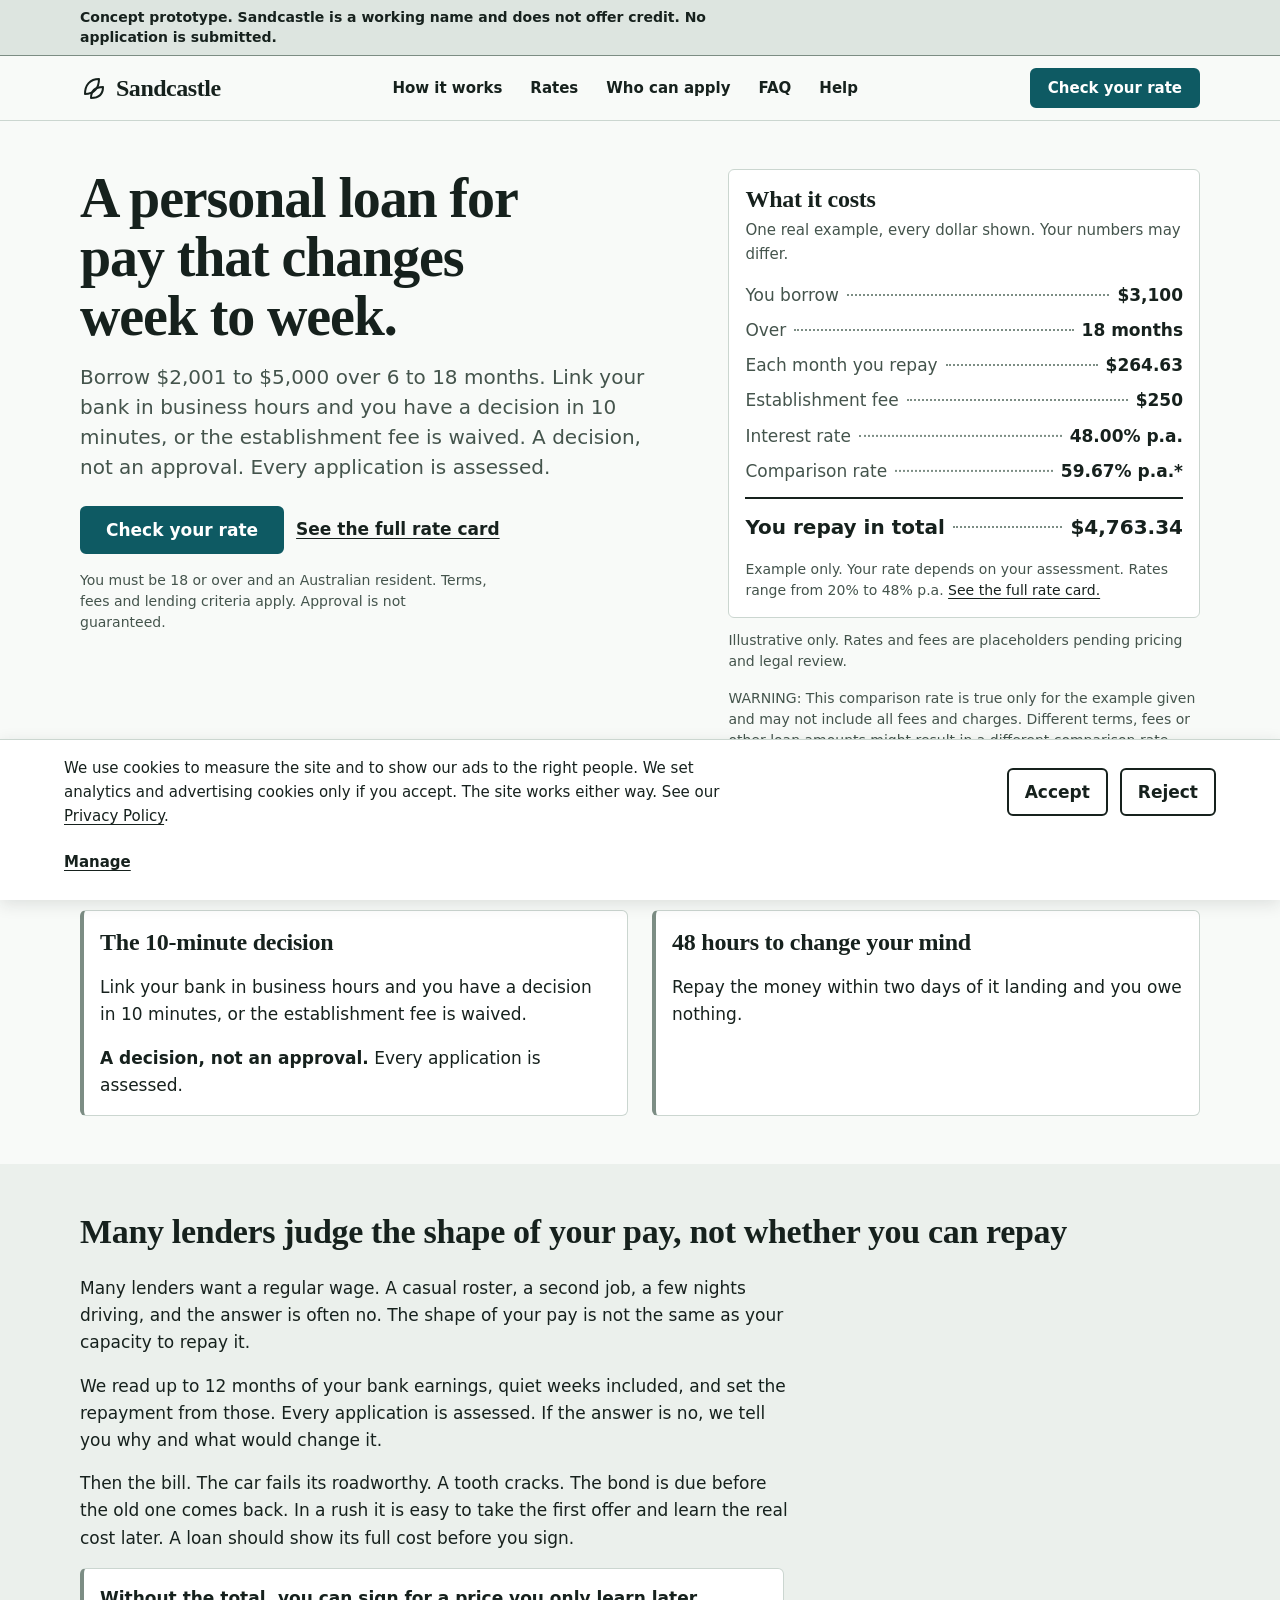
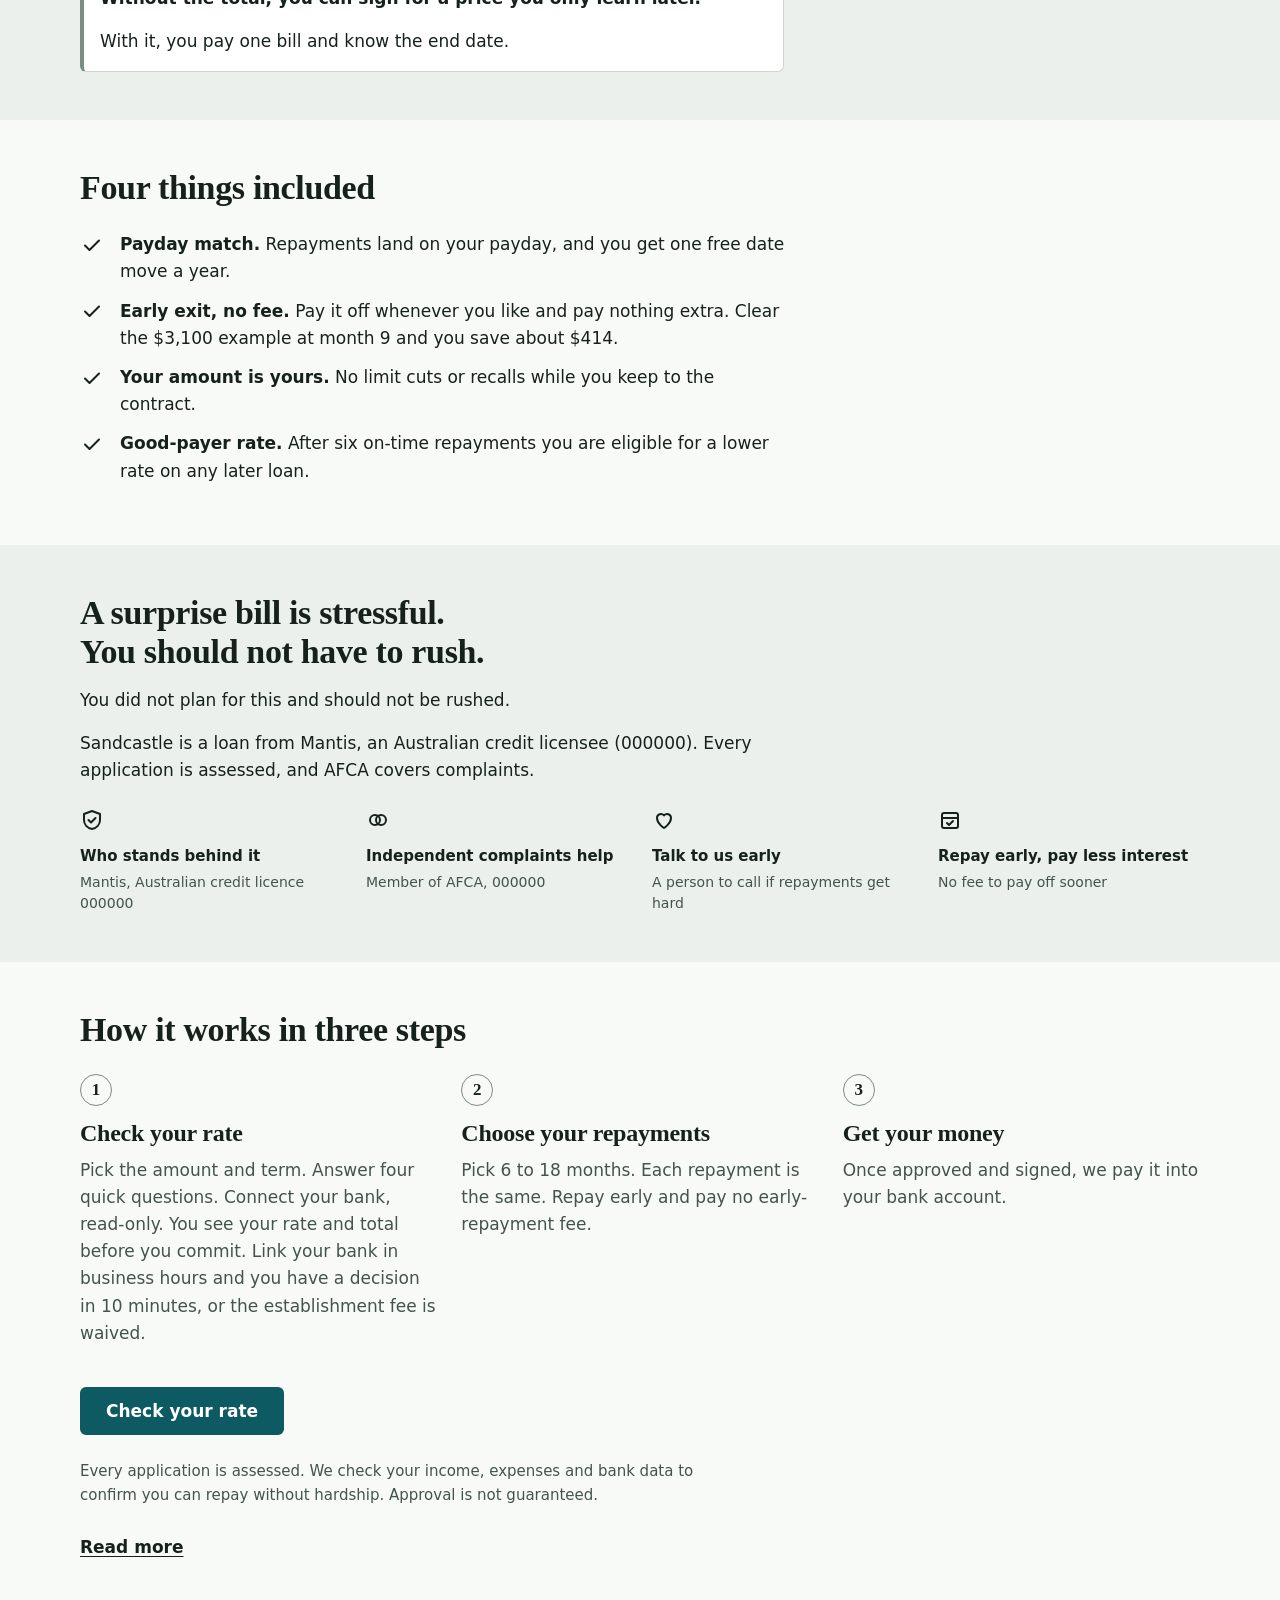
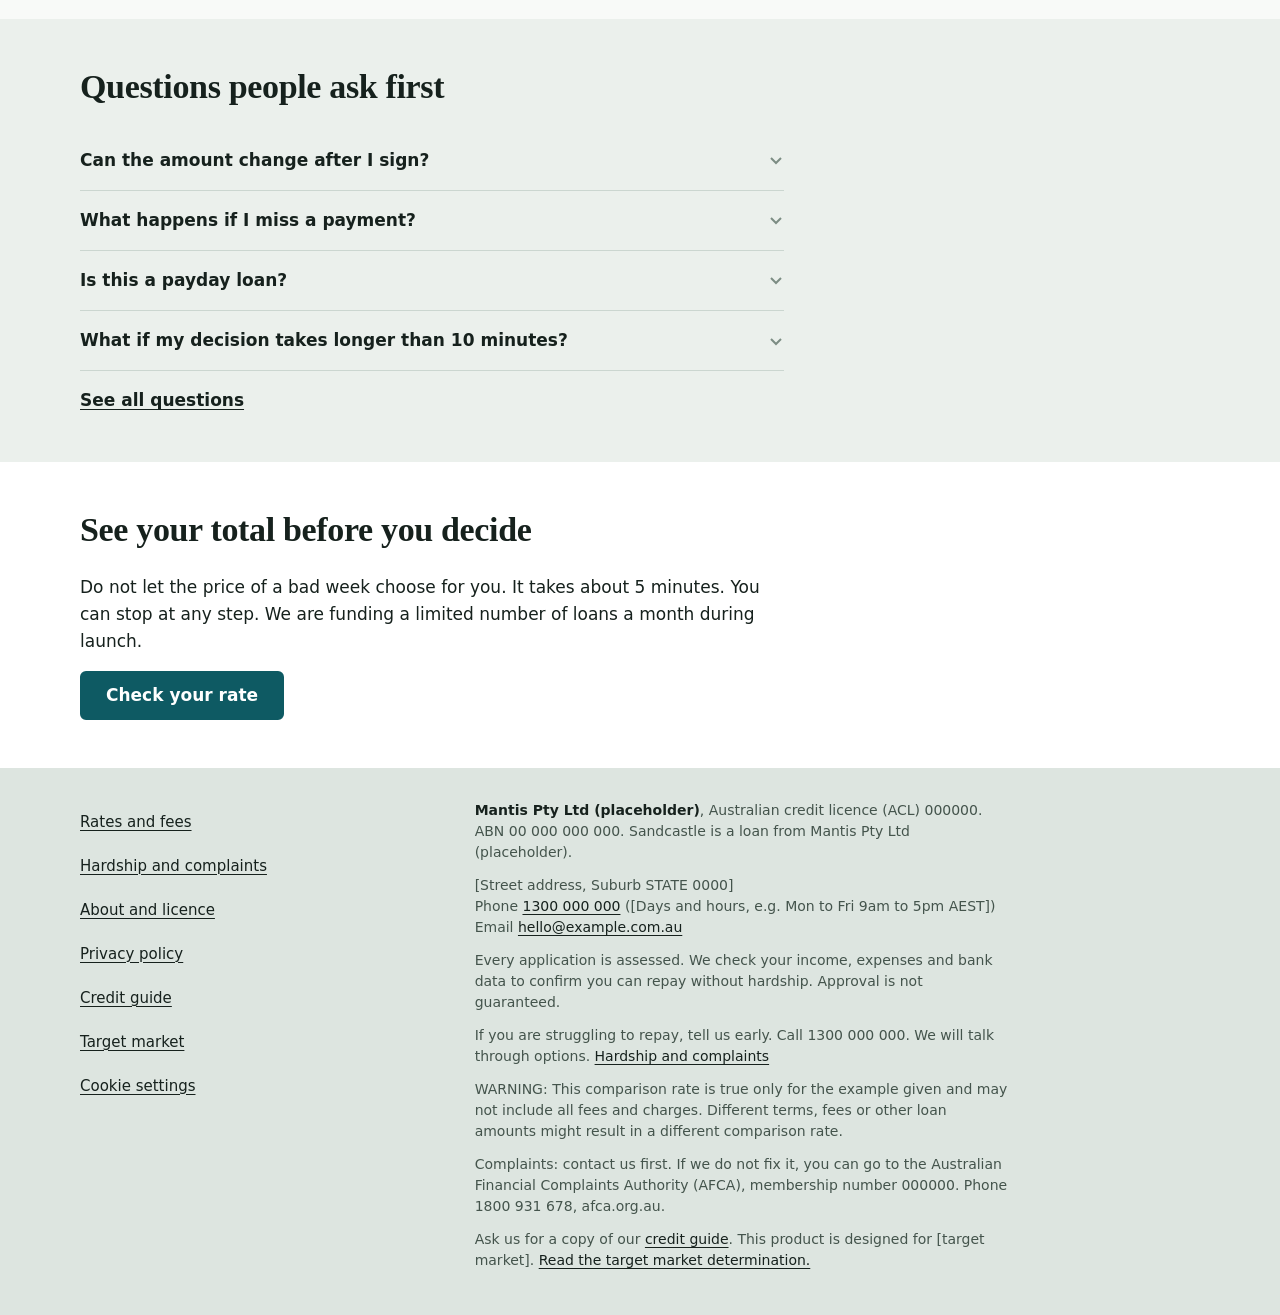
<file: docs/index.html>
<!doctype html>
<html lang="en-AU">
<head>
  <meta charset="utf-8">
  <meta name="viewport" content="width=device-width, initial-scale=1, viewport-fit=cover">
  <meta name="robots" content="noindex, nofollow">
  <title>Sandcastle personal loan: a decision in 10 minutes</title>
  <meta name="description" content="A personal loan of $2,001 to $5,000 for pay that changes week to week. A decision in 10 minutes once your bank is linked, or the establishment fee is waived. Every application is assessed.">
  <link rel="canonical" href="https://cktc.github.io/sandcastle-site/">
  <meta property="og:type" content="website">
  <meta property="og:site_name" content="Sandcastle">
  <meta property="og:title" content="Sandcastle personal loan: a decision in 10 minutes">
  <meta property="og:description" content="A personal loan of $2,001 to $5,000 for pay that changes week to week. A decision in 10 minutes once your bank is linked, or the establishment fee is waived. Every application is assessed.">
  <meta property="og:url" content="https://cktc.github.io/sandcastle-site/">
  <meta name="twitter:card" content="summary">
  <meta name="referrer" content="strict-origin-when-cross-origin">
  <meta http-equiv="Content-Security-Policy" content="default-src 'self'; script-src 'self' https://connect.facebook.net https://*.googletagmanager.com https://www.googleadservices.com; connect-src 'self' https://www.facebook.com https://*.google-analytics.com https://*.analytics.google.com https://*.googletagmanager.com https://www.google.com https://*.g.doubleclick.net https://www.googleadservices.com https://formspree.io; img-src 'self' data: https://www.facebook.com https://*.google-analytics.com https://*.googletagmanager.com https://www.google.com https://*.g.doubleclick.net https://www.googleadservices.com; style-src 'self' https://fonts.googleapis.com; font-src https://fonts.gstatic.com; base-uri 'self'; form-action 'self' https://formspree.io">
  <link rel="icon" href="data:image/svg+xml,%3Csvg xmlns='http://www.w3.org/2000/svg' viewBox='0 0 64 64'%3E%3Crect width='64' height='64' rx='14' fill='%230E5A63'/%3E%3C/svg%3E">
  <link rel="manifest" href="site.webmanifest">
  <link rel="preconnect" href="https://fonts.googleapis.com">
  <link rel="preconnect" href="https://fonts.gstatic.com" crossorigin>
  <link rel="stylesheet" href="https://fonts.googleapis.com/css2?family=Public+Sans:wght@400;600;700&family=Source+Serif+4:opsz,wght@8..60,600;8..60,700&display=swap">
  <link rel="stylesheet" href="assets/css/tokens.css">
  <link rel="stylesheet" href="assets/css/components.css">
  <script type="application/ld+json">
{
 "@context": "https://schema.org",
 "@type": [
  "Organization",
  "FinancialService"
 ],
 "name": "Sandcastle",
 "legalName": "Mantis Pty Ltd (placeholder)",
 "url": "https://cktc.github.io/sandcastle-site/",
 "email": "hello@example.com.au",
 "telephone": "+61-1300-000-000",
 "areaServed": "AU",
 "description": "Personal loans of $2,001 to $5,000 for Australians. Australian credit licence 000000."
}
  </script>
</head>
<body>
<a class="skip-link" href="#main">Skip to main content</a>
<div class="proto-banner" role="note" data-testid="prototype-banner"><div class="container"><p>Concept prototype. Sandcastle is a working name and does not offer credit. No application is submitted.</p></div></div>
<header class="site-header">
  <div class="container site-header__inner">
    <a class="wordmark" href="index.html" data-testid="wordmark"><svg class="wordmark__mark" viewBox="0 0 28 28" aria-hidden="true"><path d="M5 20C5 11 10 5 19 5c0 9-5 15-14 15z"/><path d="M11 24c0-7 4-11 12-11 0 7-4 11-12 11z"/></svg><span data-cfg="BRAND_NAME">Sandcastle</span></a>
    <nav id="site-nav" class="site-nav" aria-label="Main"><ul>
      <li><a href="how-it-works.html">How it works</a></li>
      <li><a href="rates.html">Rates</a></li>
      <li><a href="eligibility.html">Who can apply</a></li>
      <li><a href="faq.html">FAQ</a></li>
      <li><a href="hardship.html">Help</a></li>
    </ul></nav>
    <div class="header-actions">
      <a class="btn btn--primary btn--sm" href="apply.html" data-cta="header-check-rate" data-testid="cta-header">Check your rate</a>
      <button type="button" class="nav-toggle" aria-expanded="false" aria-controls="site-nav" aria-label="Menu" data-testid="nav-toggle"><span class="nav-toggle__bar"></span><span class="nav-toggle__bar"></span><span class="nav-toggle__bar"></span></button>
    </div>
  </div>
</header>
<main id="main" tabindex="-1">
<section class="hero" data-testid="hero"><div class="container hero__grid">
  <div>
    <h1 class="display hero__title">A personal loan for pay that changes week to week.</h1>
    <p class="lede hero__sub">Borrow $2,001 to $5,000 over 6 to 18 months. Link your bank in business hours and you have a decision in <span data-cfg="DECISION_PROMISE_MINUTES">10</span> minutes, or the establishment fee is waived. A decision, not an approval. Every application is assessed.</p>
    <!-- Positioning (Dunford, 9 Nov 2026): category plus differentiator in the hero; the known total moves to proof below. [VERIFY: counsel] on the guarantee wording -->
    <!-- [PLACEHOLDER: "equal" assumes monthly repayments] -->
    <div class="hero__actions">
      <a class="btn btn--primary btn--block" href="apply.html" data-cta="hero-check-rate" data-testid="cta-hero">Check your rate</a>
      <a class="link-more" href="rates.html" data-cta="hero-rate-card" data-testid="cta-rate-card">See the full rate card</a>
    </div>
    <p class="hero__note" data-testid="eligibility-statement">You must be 18 or over and an Australian resident. Terms, fees and lending criteria apply. Approval is not guaranteed.</p>
    <!-- Add "Checking your rate will not affect your credit score" only if Mantis confirms it (open item 6). -->
  </div>
  <div class="hero__card">
  <div class="cost-strip" data-testid="cost-strip">
    <h2 class="cost-strip__title">What it costs</h2>
    <p class="cost-strip__lead">One real example, every dollar shown. Your numbers may differ.</p>
    <!-- [PLACEHOLDER: all figures are computed in config.js from the spec's rate card] -->
    <dl class="ledger" data-testid="cost-strip-ledger">
  <div class="ledger__row"><dt>You borrow</dt><dd><span data-cfg="EXAMPLE_AMOUNT">$3,100</span></dd></div>
  <div class="ledger__row"><dt>Over</dt><dd><span data-cfg="EXAMPLE_TERM">18 months</span></dd></div>
  <div class="ledger__row"><dt>Each month you repay</dt><dd><span data-cfg="EXAMPLE_MONTHLY">$264.63</span></dd></div>
  <div class="ledger__row"><dt>Establishment fee</dt><dd><span data-cfg="EXAMPLE_FEE">$250</span></dd></div>
  <div class="ledger__row"><dt>Interest rate</dt><dd><span data-cfg="RATE_REP">48.00%</span> p.a.</dd></div>
  <div class="ledger__row"><dt>Comparison rate</dt><dd><span data-cfg="COMPARISON_RATE_EXAMPLE">59.67%</span> p.a.*</dd></div>
</dl>
<dl class="ledger" data-testid="total-repay">
  <div class="ledger__row ledger__row--total"><dt>You repay in total</dt><dd><span data-cfg="EXAMPLE_TOTAL">$4,763.34</span></dd></div>
</dl>
    <p class="cost-strip__foot">Example only. Your rate depends on your assessment. Rates range from <span data-cfg="RATE_MIN">20%</span> to <span data-cfg="RATE_MAX">48%</span> p.a. <a href="rates.html">See the full rate card.</a></p>
  </div>
  <p class="placeholder-note" data-testid="placeholder-note">Illustrative only. Rates and fees are placeholders pending pricing and legal review.</p>
  <p class="warn-text" data-testid="comparison-rate-warning">WARNING: This comparison rate is true only for the example given and may not include all fees and charges. Different terms, fees or other loan amounts might result in a different comparison rate.</p>
  </div>
</div></section>

<section class="section" data-testid="promises"><div class="container">
  <h2>Two promises</h2>
  <div class="grid-2">
    <div class="callout" data-testid="promise-decision">
      <h3>The 10-minute decision</h3>
      <p>Link your bank in business hours and you have a decision in <span data-cfg="DECISION_PROMISE_MINUTES">10</span> minutes, or the establishment fee is waived.</p>
      <p><strong>A decision, not an approval.</strong> Every application is assessed.</p>
      <!-- [VERIFY: counsel] and [OPS: measure the time before any public claim, RG 234] -->
    </div>
    <div class="callout" data-testid="promise-change-of-mind">
      <h3><span data-cfg="CHANGE_OF_MIND_HOURS">48</span> hours to change your mind</h3>
      <p>Repay the money within two days of it landing and you owe nothing.</p>
      <!-- [VERIFY: counsel] against the contract's early-termination terms -->
    </div>
  </div>
</div></section>

<section class="section section--alt" data-testid="stakes"><div class="container">
  <h2>Many lenders judge the shape of your pay, not whether you can repay</h2>
  <p>Many lenders want a regular wage. A casual roster, a second job, a few nights driving, and the answer is often no. The shape of your pay is not the same as your capacity to repay it.</p>
  <p>We read up to 12 months of your bank earnings, quiet weeks included, and set the repayment from those. Every application is assessed. If the answer is no, we tell you why and what would change it.</p>
  <!-- D25: no competitor named in customer copy. -->
  <p>Then the bill. The car fails its roadworthy. A tooth cracks. The bond is due before the old one comes back. In a rush it is easy to take the first offer and learn the real cost later. A loan should show its full cost before you sign.</p>
  <div class="callout">
    <p><strong>Without the total, you can sign for a price you only learn later.</strong></p>
    <p>With it, you pay one bill and know the end date.</p>
  </div>
</div></section>

<section class="section" data-testid="value-stack"><div class="container">
  <h2>Four things included</h2>
  <ul class="tick-list" data-testid="extras">
    <li><strong>Payday match.</strong> Repayments land on your payday, and you get <span data-cfg="FREE_DATE_MOVES">one</span> free date move a year.</li>
    <li><strong>Early exit, no fee.</strong> Pay it off whenever you like and pay nothing extra. Clear the <span data-cfg="EXAMPLE_AMOUNT">$3,100</span> example at month <span data-cfg="EARLY_EXIT_MONTH">9</span> and you save about <span data-cfg="EARLY_EXIT_SAVING">$414</span>.</li>
    <li><strong>Your amount is yours.</strong> No limit cuts or recalls while you keep to the contract. <!-- [VERIFY: counsel] wording flagged by the QA review; keep the condition --></li>
    <li><strong>Good-payer rate.</strong> After <span data-cfg="GOOD_PAYER_REPAYMENTS">six</span> on-time repayments you are eligible for a lower rate on any later loan. <!-- [VERIFY: counsel] "eligible for", never "will get"; inducement to re-borrow --></li>
  </ul>
</div></section>

<section class="section section--alt" data-testid="guide"><div class="container">
  <div class="reading-block">
    <h2>A surprise bill is stressful. You should not have to rush.</h2>
    <p>You did not plan for this and should not be rushed.</p>
    <p><span data-cfg="BRAND_NAME">Sandcastle</span> is a loan from Mantis, an Australian credit licensee (<span data-cfg="ACL_NUMBER">000000</span>). Every application is assessed, and AFCA covers complaints.</p>
    <!-- Licence appears only here (trust row), in the footer and on the about page. [VERIFY: counsel] No reviews, stars or counts until Mantis supplies verified links (spec s 8). -->
  </div>
  <ul class="trust-row" data-testid="trust-row">
  <li class="trust-item" data-testid="trust-licence"><svg class="trust-item__icon" viewBox="0 0 24 24" aria-hidden="true"><path d="M12 3l8 3v6c0 4.5-3.2 8-8 9-4.8-1-8-4.5-8-9V6z"/><path d="M8.5 12l2.5 2.5L15.5 10"/></svg><strong class="trust-item__title">Who stands behind it</strong><span class="trust-item__text">Mantis, Australian credit licence <span data-cfg="ACL_NUMBER">000000</span></span></li>
  <li class="trust-item" data-testid="trust-afca"><svg class="trust-item__icon" viewBox="0 0 24 24" aria-hidden="true"><circle cx="9" cy="12" r="5"/><circle cx="15" cy="12" r="5"/></svg><strong class="trust-item__title">Independent complaints help</strong><span class="trust-item__text">Member of AFCA, <span data-cfg="AFCA_MEMBER_NO">000000</span></span></li>
  <li class="trust-item" data-testid="trust-hardship"><svg class="trust-item__icon" viewBox="0 0 24 24" aria-hidden="true"><path d="M12 20s-7-4.4-7-10a4 4 0 017-2.6A4 4 0 0119 10c0 5.6-7 10-7 10z"/></svg><strong class="trust-item__title">Talk to us early</strong><span class="trust-item__text">A person to call if repayments get hard</span></li>
  <li class="trust-item" data-testid="trust-repay"><svg class="trust-item__icon" viewBox="0 0 24 24" aria-hidden="true"><rect x="4" y="5" width="16" height="15" rx="2"/><path d="M4 10h16"/><path d="M9 15l2 2 4-4"/></svg><strong class="trust-item__title">Repay early, pay less interest</strong><span class="trust-item__text">No fee to pay off sooner</span></li>
</ul>
  <div class="reviews-placeholder" data-testid="reviews-placeholder"><!-- Reviews component: hidden until Mantis supplies verified Trustpilot or ProductReview links. No quotes, stars or counts. --></div>
</div></section>

<section class="section" data-testid="plan"><div class="container">
  <h2>How it works in three steps</h2>
  <ol class="steps">
    <li class="step"><span class="step__num" aria-hidden="true">1</span><h3 class="step__title">Check your rate</h3><p class="step__text">Pick the amount and term. Answer four quick questions. Connect your bank, read-only. You see your rate and total before you commit. Link your bank in business hours and you have a decision in <span data-cfg="DECISION_PROMISE_MINUTES">10</span> minutes, or the establishment fee is waived.</p></li>
    <li class="step"><span class="step__num" aria-hidden="true">2</span><h3 class="step__title">Choose your repayments</h3><p class="step__text">Pick 6 to 18 months. Each repayment is the same. Repay early and pay no early-repayment fee.</p></li>
    <li class="step"><span class="step__num" aria-hidden="true">3</span><h3 class="step__title">Get your money</h3><p class="step__text">Once approved and signed, we pay it into your bank account.</p><!-- [PLACEHOLDER: no funding-time claim; state a time only if Mantis measures it (FUNDS_TIME in config.js)] --></li>
  </ol>
  <div class="cta-row"><a class="btn btn--primary" href="apply.html" data-cta="plan-check-rate" data-testid="cta-plan">Check your rate</a></div>
  <p class="plan__note" data-testid="responsible-lending">Every application is assessed. We check your income, expenses and bank data to confirm you can repay without hardship. Approval is not guaranteed.</p>
  <details class="read-more reading-block" data-testid="read-more">
    <summary>Read more</summary>
    <p><span data-cfg="BRAND_NAME">Sandcastle</span> is a personal loan of $2,001 to $5,000 from Mantis, over 6 to 18 months with equal repayments. Your rate is set from your income and spending, and your credit history where we use it. Every application is assessed. You see the rate, repayment and total before you accept. Repay early with no fee.</p>
    <!-- [open item 6: confirm assessment inputs] -->
  </details>
</div></section>

<section class="section section--alt" data-testid="faq-teaser"><div class="container">
  <h2>Questions people ask first</h2>
  <details class="faq__item" data-testid="faq-item">
  <summary class="faq__q"><span>Can the amount change after I sign?</span> <!-- [VERIFY] counsel: wording flagged by StoryBrand review --><svg class="faq__chevron" viewBox="0 0 16 16" aria-hidden="true"><path d="M3 6l5 5 5-5"/></svg></summary>
  <div class="faq__a"><p>No. Your loan amount is set in your contract. We cannot reduce it or call it back once you accept, as long as you keep to the contract.</p></div><!-- [VERIFY: counsel] -->
</details>
<details class="faq__item" data-testid="faq-item">
  <summary class="faq__q"><span>What happens if I miss a payment?</span><svg class="faq__chevron" viewBox="0 0 16 16" aria-hidden="true"><path d="M3 6l5 5 5-5"/></svg></summary>
  <div class="faq__a"><p>Tell us early. Call <span data-cfg="PHONE">1300 000 000</span>. You may pay a late fee of <span data-cfg="LATE_FEE">[$ amount, or None]</span> and interest on the unpaid amount. We will talk through options, such as a new date. You can go to AFCA if you disagree.</p></div><!-- [PLACEHOLDER fees; OPS options] -->
</details>
<details class="faq__item" data-testid="faq-item">
  <summary class="faq__q"><span>Is this a payday loan?</span> <!-- [VERIFY] counsel: wording flagged by StoryBrand review --><svg class="faq__chevron" viewBox="0 0 16 16" aria-hidden="true"><path d="M3 6l5 5 5-5"/></svg></summary>
  <div class="faq__a"><p>It is a personal loan of $2,001 to $5,000 over 6 to 18 months, with equal repayments. You repay it with interest and fees. It is not an advance on your next pay.</p></div><!-- [VERIFY: counsel before any flat "No"] -->
</details>
<details class="faq__item" data-testid="faq-item">
  <summary class="faq__q"><span>What if my decision takes longer than <span data-cfg="DECISION_PROMISE_MINUTES">10</span> minutes?</span><svg class="faq__chevron" viewBox="0 0 16 16" aria-hidden="true"><path d="M3 6l5 5 5-5"/></svg></summary>
  <div class="faq__a"><p>Then the establishment fee is waived. The clock starts when your bank link completes, in business hours. It is a decision we promise, not an approval. Every application is assessed.</p></div><!-- [VERIFY: counsel] [OPS: measure first] -->
</details>
  <p class="faq-more"><a class="link-more" href="faq.html">See all questions</a></p>
</div></section>

<section class="cta-band" data-testid="cta-band"><div class="container">
  <h2>See your total before you decide</h2>
  <p>Do not let the price of a bad week choose for you. It takes about <span data-cfg="APPLY_MINUTES">5</span> minutes. You can stop at any step. <span data-cfg="LAUNCH_CAP_NOTE">We are funding a limited number of loans a month during launch.</span> <!-- [PLACEHOLDER: measure the minutes] --></p>
  <a class="btn btn--primary" href="apply.html" data-cta="closing" data-testid="cta-closing">Check your rate</a>
</div></section>
</main>
<footer class="site-footer" data-testid="site-footer">
  <div class="container footer__grid">
    <div class="footer__links">
      <nav aria-label="Footer"><ul>
        <li><a href="rates.html">Rates and fees</a></li>
        <li><a href="hardship.html">Hardship and complaints</a></li>
        <li><a href="about.html">About and licence</a></li>
        <li><a href="privacy.html">Privacy policy</a></li>
        <li><a href="credit-guide.html">Credit guide</a></li>
        <li><a href="tmd.html">Target market</a></li>
        <li><button type="button" data-consent-open data-testid="cookie-settings">Cookie settings</button></li>
      </ul></nav>
    </div>
    <div class="footer__legal">
      <p data-testid="footer-licence"><strong><span data-cfg="LEGAL_ENTITY">Mantis Pty Ltd (placeholder)</span></strong>, Australian credit licence (ACL) <span data-cfg="ACL_NUMBER">000000</span>. ABN <span data-cfg="ABN">00 000 000 000</span>. <span data-cfg="BRAND_NAME">Sandcastle</span> is a loan from <span data-cfg="LEGAL_ENTITY">Mantis Pty Ltd (placeholder)</span>.</p>
      <address><span data-cfg="ADDRESS">[Street address, Suburb STATE 0000]</span><br>Phone <a href="tel:1300000000" data-cfg-href="tel:{PHONE_TEL}"><span data-cfg="PHONE">1300 000 000</span></a> (<span data-cfg="HOURS">[Days and hours, e.g. Mon to Fri 9am to 5pm AEST]</span>)<br>Email <a href="mailto:hello@example.com.au" data-cfg-href="mailto:{EMAIL}"><span data-cfg="EMAIL">hello@example.com.au</span></a></address>
      <p data-testid="footer-assessment">Every application is assessed. We check your income, expenses and bank data to confirm you can repay without hardship. Approval is not guaranteed.</p>
      <p data-testid="footer-hardship">If you are struggling to repay, tell us early. Call <span data-cfg="PHONE">1300 000 000</span>. We will talk through options. <a href="hardship.html">Hardship and complaints</a></p>
      <p data-testid="footer-warning">WARNING: This comparison rate is true only for the example given and may not include all fees and charges. Different terms, fees or other loan amounts might result in a different comparison rate.</p>
      <p data-testid="footer-afca">Complaints: contact us first. If we do not fix it, you can go to the Australian Financial Complaints Authority (AFCA), membership number <span data-cfg="AFCA_MEMBER_NO">000000</span>. Phone <span data-cfg="AFCA_PHONE">1800 931 678</span>, <span data-cfg="AFCA_WEB">afca.org.au</span>. <!-- [VERIFY: AFCA details before publishing] --></p>
      <p data-testid="footer-tmd">Ask us for a copy of our <a href="credit-guide.html">credit guide</a>. This product is designed for [target market]. <a href="tmd.html">Read the target market determination.</a> <!-- [PLACEHOLDER: target market text from the final TMD; VERIFY: counsel] --></p>
    </div>
  </div>
</footer>
<div class="consent" role="dialog" aria-label="Cookies" data-consent-banner data-testid="consent-banner" hidden>
  <div class="consent__inner">
    <p>We use cookies to measure the site and to show our ads to the right people. We set analytics and advertising cookies only if you accept. The site works either way. See our <a href="privacy.html">Privacy Policy</a>.</p>
    <!-- [VERIFY: counsel] consent wording -->
    <div class="consent__buttons">
      <button type="button" class="btn btn--secondary" data-consent="accept" data-testid="consent-accept">Accept</button>
      <button type="button" class="btn btn--secondary" data-consent="reject" data-testid="consent-reject">Reject</button>
    </div>
    <button type="button" class="consent__manage" data-consent="manage" aria-expanded="false" data-testid="consent-manage">Manage</button>
    <div class="consent__prefs" data-consent-prefs hidden>
      <div class="check"><input type="checkbox" id="consent-analytics"><label for="consent-analytics">Analytics</label></div>
      <div class="check"><input type="checkbox" id="consent-ads"><label for="consent-ads">Advertising</label></div>
      <button type="button" class="btn btn--secondary" data-consent="save" data-testid="consent-save">Save choices</button>
    </div>
  </div>
</div>
<script src="assets/js/config.js" defer></script>
<script src="assets/js/analytics.js" defer></script>
</body>
</html>
</file>
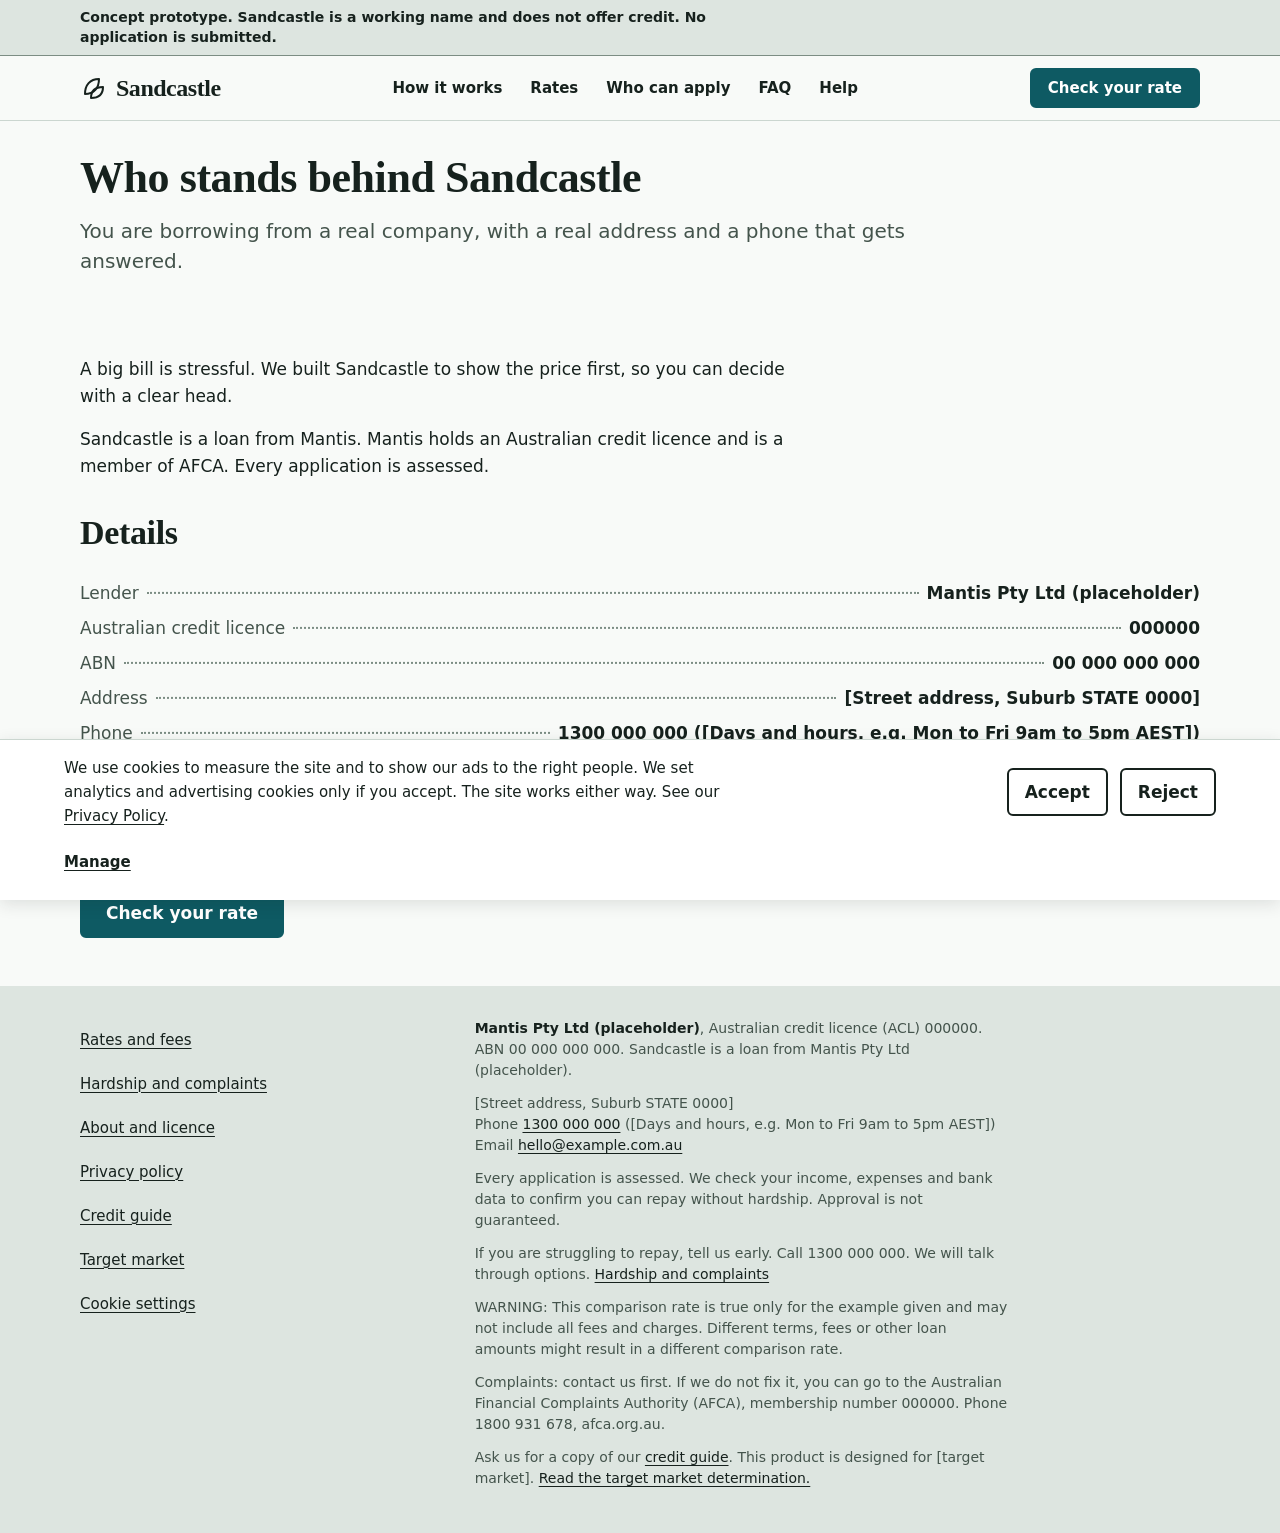
<file: docs/about.html>
<!doctype html>
<html lang="en-AU">
<head>
  <meta charset="utf-8">
  <meta name="viewport" content="width=device-width, initial-scale=1, viewport-fit=cover">
  <meta name="robots" content="noindex, nofollow">
  <title>About Sandcastle and Mantis, our lender</title>
  <meta name="description" content="Mantis is the licensed lender behind Sandcastle. Licence, ABN, address and a phone number.">
  <link rel="canonical" href="https://cktc.github.io/sandcastle-site/about.html">
  <meta property="og:type" content="website">
  <meta property="og:site_name" content="Sandcastle">
  <meta property="og:title" content="About Sandcastle and Mantis, our lender">
  <meta property="og:description" content="Mantis is the licensed lender behind Sandcastle. Licence, ABN, address and a phone number.">
  <meta property="og:url" content="https://cktc.github.io/sandcastle-site/about.html">
  <meta name="twitter:card" content="summary">
  <meta name="referrer" content="strict-origin-when-cross-origin">
  <meta http-equiv="Content-Security-Policy" content="default-src 'self'; script-src 'self' https://connect.facebook.net https://*.googletagmanager.com https://www.googleadservices.com; connect-src 'self' https://www.facebook.com https://*.google-analytics.com https://*.analytics.google.com https://*.googletagmanager.com https://www.google.com https://*.g.doubleclick.net https://www.googleadservices.com https://formspree.io; img-src 'self' data: https://www.facebook.com https://*.google-analytics.com https://*.googletagmanager.com https://www.google.com https://*.g.doubleclick.net https://www.googleadservices.com; style-src 'self' https://fonts.googleapis.com; font-src https://fonts.gstatic.com; base-uri 'self'; form-action 'self' https://formspree.io">
  <link rel="icon" href="data:image/svg+xml,%3Csvg xmlns='http://www.w3.org/2000/svg' viewBox='0 0 64 64'%3E%3Crect width='64' height='64' rx='14' fill='%230E5A63'/%3E%3C/svg%3E">
  <link rel="manifest" href="site.webmanifest">
  <link rel="preconnect" href="https://fonts.googleapis.com">
  <link rel="preconnect" href="https://fonts.gstatic.com" crossorigin>
  <link rel="stylesheet" href="https://fonts.googleapis.com/css2?family=Public+Sans:wght@400;600;700&family=Source+Serif+4:opsz,wght@8..60,600;8..60,700&display=swap">
  <link rel="stylesheet" href="assets/css/tokens.css">
  <link rel="stylesheet" href="assets/css/components.css">
</head>
<body>
<a class="skip-link" href="#main">Skip to main content</a>
<div class="proto-banner" role="note" data-testid="prototype-banner"><div class="container"><p>Concept prototype. Sandcastle is a working name and does not offer credit. No application is submitted.</p></div></div>
<header class="site-header">
  <div class="container site-header__inner">
    <a class="wordmark" href="index.html" data-testid="wordmark"><svg class="wordmark__mark" viewBox="0 0 28 28" aria-hidden="true"><path d="M5 20C5 11 10 5 19 5c0 9-5 15-14 15z"/><path d="M11 24c0-7 4-11 12-11 0 7-4 11-12 11z"/></svg><span data-cfg="BRAND_NAME">Sandcastle</span></a>
    <nav id="site-nav" class="site-nav" aria-label="Main"><ul>
      <li><a href="how-it-works.html">How it works</a></li>
      <li><a href="rates.html">Rates</a></li>
      <li><a href="eligibility.html">Who can apply</a></li>
      <li><a href="faq.html">FAQ</a></li>
      <li><a href="hardship.html">Help</a></li>
    </ul></nav>
    <div class="header-actions">
      <a class="btn btn--primary btn--sm" href="apply.html" data-cta="header-check-rate" data-testid="cta-header">Check your rate</a>
      <button type="button" class="nav-toggle" aria-expanded="false" aria-controls="site-nav" aria-label="Menu" data-testid="nav-toggle"><span class="nav-toggle__bar"></span><span class="nav-toggle__bar"></span><span class="nav-toggle__bar"></span></button>
    </div>
  </div>
</header>
<main id="main" tabindex="-1">
<section class="page-head"><div class="container container--reading">
  <h1>Who stands behind <span data-cfg="BRAND_NAME">Sandcastle</span></h1>
  <p class="lede">You are borrowing from a real company, with a real address and a phone that gets answered.</p>
</div></section>
<section class="section" data-testid="about"><div class="container container--reading prose">
  <p>A big bill is stressful. We built <span data-cfg="BRAND_NAME">Sandcastle</span> to show the price first, so you can decide with a clear head.</p>
  <p><span data-cfg="BRAND_NAME">Sandcastle</span> is a loan from Mantis. Mantis holds an Australian credit licence and is a member of AFCA. Every application is assessed.</p>
  <!-- [PLACEHOLDER all details; open item 1. VERIFY: counsel that "licensed" appears only here, in the footer and in the trust row.] -->
  <h2>Details</h2>
  <dl class="ledger" data-testid="about-details">
  <div class="ledger__row"><dt>Lender</dt><dd><span data-cfg="LEGAL_ENTITY">Mantis Pty Ltd (placeholder)</span></dd></div>
  <div class="ledger__row"><dt>Australian credit licence</dt><dd><span data-cfg="ACL_NUMBER">000000</span></dd></div>
  <div class="ledger__row"><dt>ABN</dt><dd><span data-cfg="ABN">00 000 000 000</span></dd></div>
  <div class="ledger__row"><dt>Address</dt><dd><span data-cfg="ADDRESS">[Street address, Suburb STATE 0000]</span></dd></div>
  <div class="ledger__row"><dt>Phone</dt><dd><a href="tel:1300000000" data-cfg-href="tel:{PHONE_TEL}"><span data-cfg="PHONE">1300 000 000</span></a> (<span data-cfg="HOURS">[Days and hours, e.g. Mon to Fri 9am to 5pm AEST]</span>)</dd></div>
  <div class="ledger__row"><dt>Email</dt><dd><a href="mailto:hello@example.com.au" data-cfg-href="mailto:{EMAIL}"><span data-cfg="EMAIL">hello@example.com.au</span></a></dd></div>
  <div class="ledger__row"><dt>AFCA member</dt><dd><span data-cfg="AFCA_MEMBER_NO">000000</span></dd></div>
</dl>
  <p class="faq-more">Read our <a href="credit-guide.html">credit guide</a>, or ask us for a copy.</p>
  <div class="cta-row"><a class="btn btn--primary" href="apply.html" data-cta="about-start" data-testid="cta-about-start">Check your rate</a></div>
</div></section>
</main>
<footer class="site-footer" data-testid="site-footer">
  <div class="container footer__grid">
    <div class="footer__links">
      <nav aria-label="Footer"><ul>
        <li><a href="rates.html">Rates and fees</a></li>
        <li><a href="hardship.html">Hardship and complaints</a></li>
        <li><a href="about.html">About and licence</a></li>
        <li><a href="privacy.html">Privacy policy</a></li>
        <li><a href="credit-guide.html">Credit guide</a></li>
        <li><a href="tmd.html">Target market</a></li>
        <li><button type="button" data-consent-open data-testid="cookie-settings">Cookie settings</button></li>
      </ul></nav>
    </div>
    <div class="footer__legal">
      <p data-testid="footer-licence"><strong><span data-cfg="LEGAL_ENTITY">Mantis Pty Ltd (placeholder)</span></strong>, Australian credit licence (ACL) <span data-cfg="ACL_NUMBER">000000</span>. ABN <span data-cfg="ABN">00 000 000 000</span>. <span data-cfg="BRAND_NAME">Sandcastle</span> is a loan from <span data-cfg="LEGAL_ENTITY">Mantis Pty Ltd (placeholder)</span>.</p>
      <address><span data-cfg="ADDRESS">[Street address, Suburb STATE 0000]</span><br>Phone <a href="tel:1300000000" data-cfg-href="tel:{PHONE_TEL}"><span data-cfg="PHONE">1300 000 000</span></a> (<span data-cfg="HOURS">[Days and hours, e.g. Mon to Fri 9am to 5pm AEST]</span>)<br>Email <a href="mailto:hello@example.com.au" data-cfg-href="mailto:{EMAIL}"><span data-cfg="EMAIL">hello@example.com.au</span></a></address>
      <p data-testid="footer-assessment">Every application is assessed. We check your income, expenses and bank data to confirm you can repay without hardship. Approval is not guaranteed.</p>
      <p data-testid="footer-hardship">If you are struggling to repay, tell us early. Call <span data-cfg="PHONE">1300 000 000</span>. We will talk through options. <a href="hardship.html">Hardship and complaints</a></p>
      <p data-testid="footer-warning">WARNING: This comparison rate is true only for the example given and may not include all fees and charges. Different terms, fees or other loan amounts might result in a different comparison rate.</p>
      <p data-testid="footer-afca">Complaints: contact us first. If we do not fix it, you can go to the Australian Financial Complaints Authority (AFCA), membership number <span data-cfg="AFCA_MEMBER_NO">000000</span>. Phone <span data-cfg="AFCA_PHONE">1800 931 678</span>, <span data-cfg="AFCA_WEB">afca.org.au</span>. <!-- [VERIFY: AFCA details before publishing] --></p>
      <p data-testid="footer-tmd">Ask us for a copy of our <a href="credit-guide.html">credit guide</a>. This product is designed for [target market]. <a href="tmd.html">Read the target market determination.</a> <!-- [PLACEHOLDER: target market text from the final TMD; VERIFY: counsel] --></p>
    </div>
  </div>
</footer>
<div class="consent" role="dialog" aria-label="Cookies" data-consent-banner data-testid="consent-banner" hidden>
  <div class="consent__inner">
    <p>We use cookies to measure the site and to show our ads to the right people. We set analytics and advertising cookies only if you accept. The site works either way. See our <a href="privacy.html">Privacy Policy</a>.</p>
    <!-- [VERIFY: counsel] consent wording -->
    <div class="consent__buttons">
      <button type="button" class="btn btn--secondary" data-consent="accept" data-testid="consent-accept">Accept</button>
      <button type="button" class="btn btn--secondary" data-consent="reject" data-testid="consent-reject">Reject</button>
    </div>
    <button type="button" class="consent__manage" data-consent="manage" aria-expanded="false" data-testid="consent-manage">Manage</button>
    <div class="consent__prefs" data-consent-prefs hidden>
      <div class="check"><input type="checkbox" id="consent-analytics"><label for="consent-analytics">Analytics</label></div>
      <div class="check"><input type="checkbox" id="consent-ads"><label for="consent-ads">Advertising</label></div>
      <button type="button" class="btn btn--secondary" data-consent="save" data-testid="consent-save">Save choices</button>
    </div>
  </div>
</div>
<script src="assets/js/config.js" defer></script>
<script src="assets/js/analytics.js" defer></script>
</body>
</html>
</file>
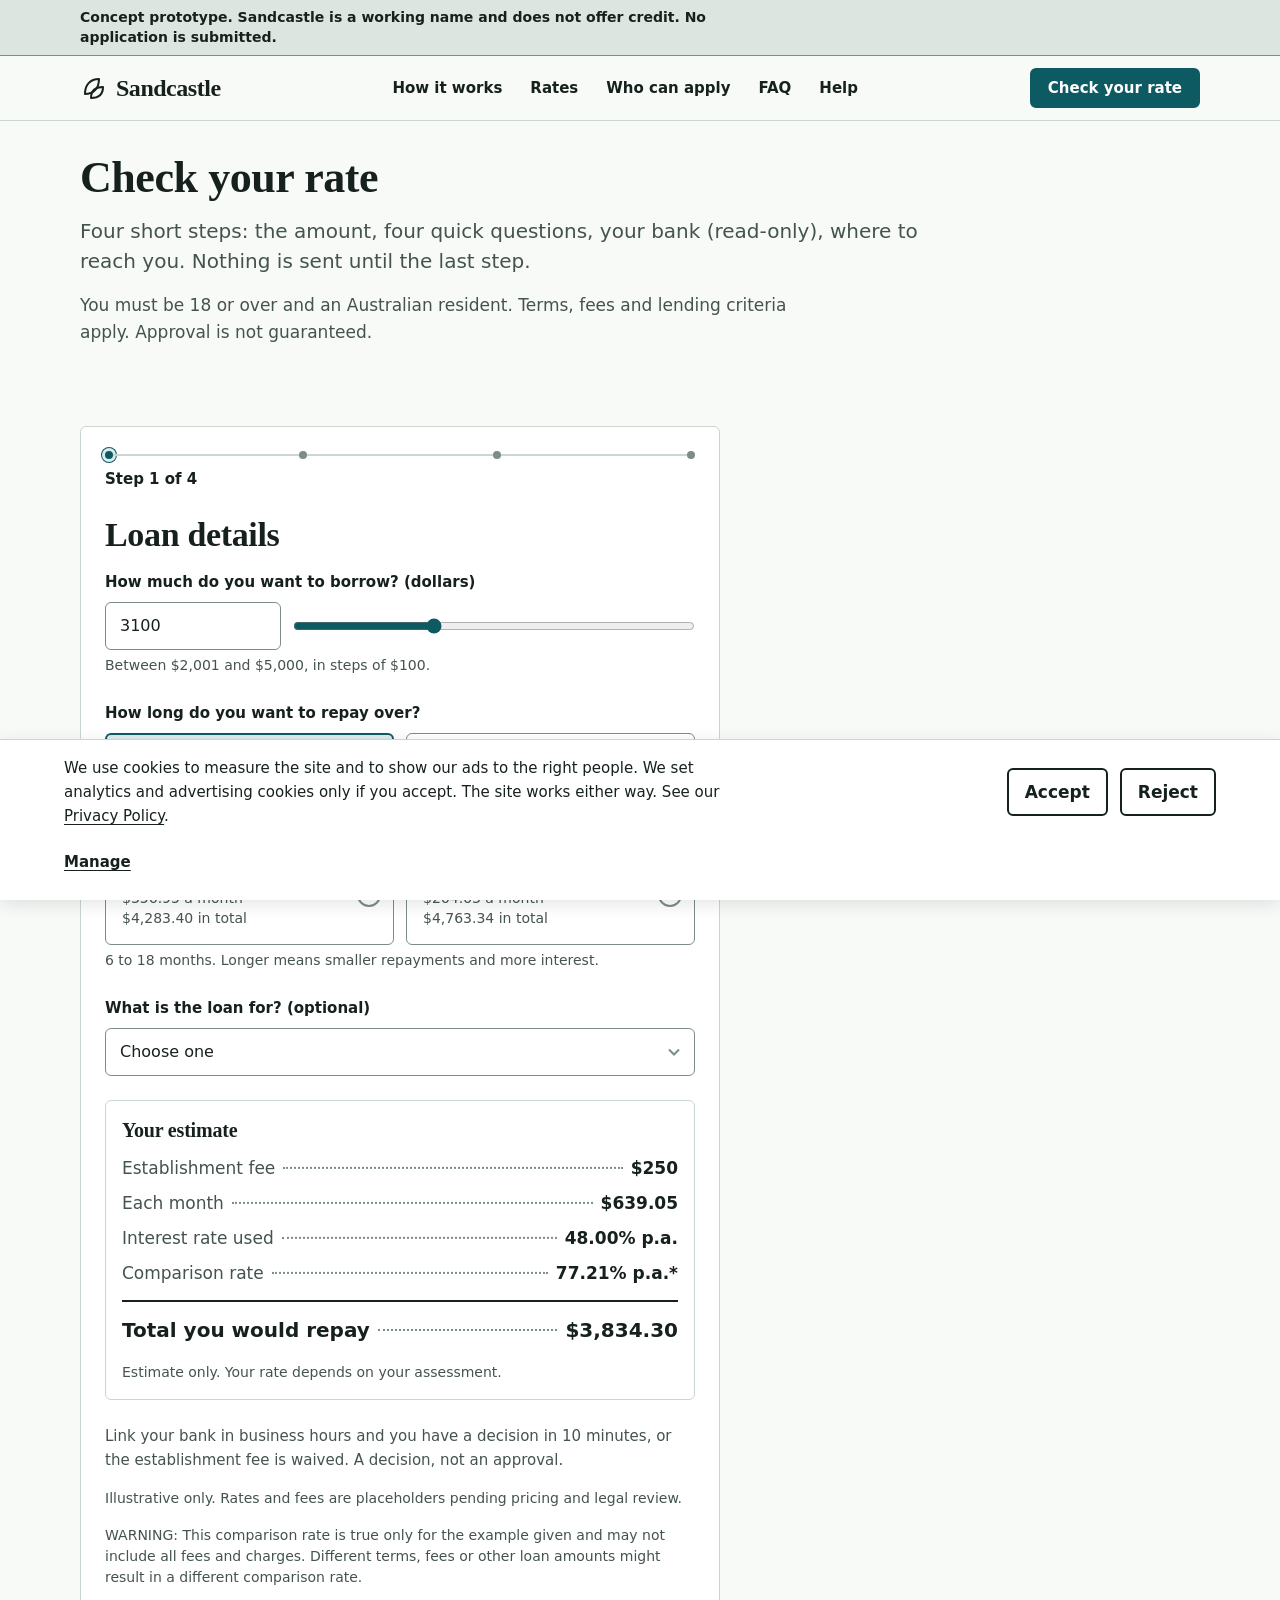
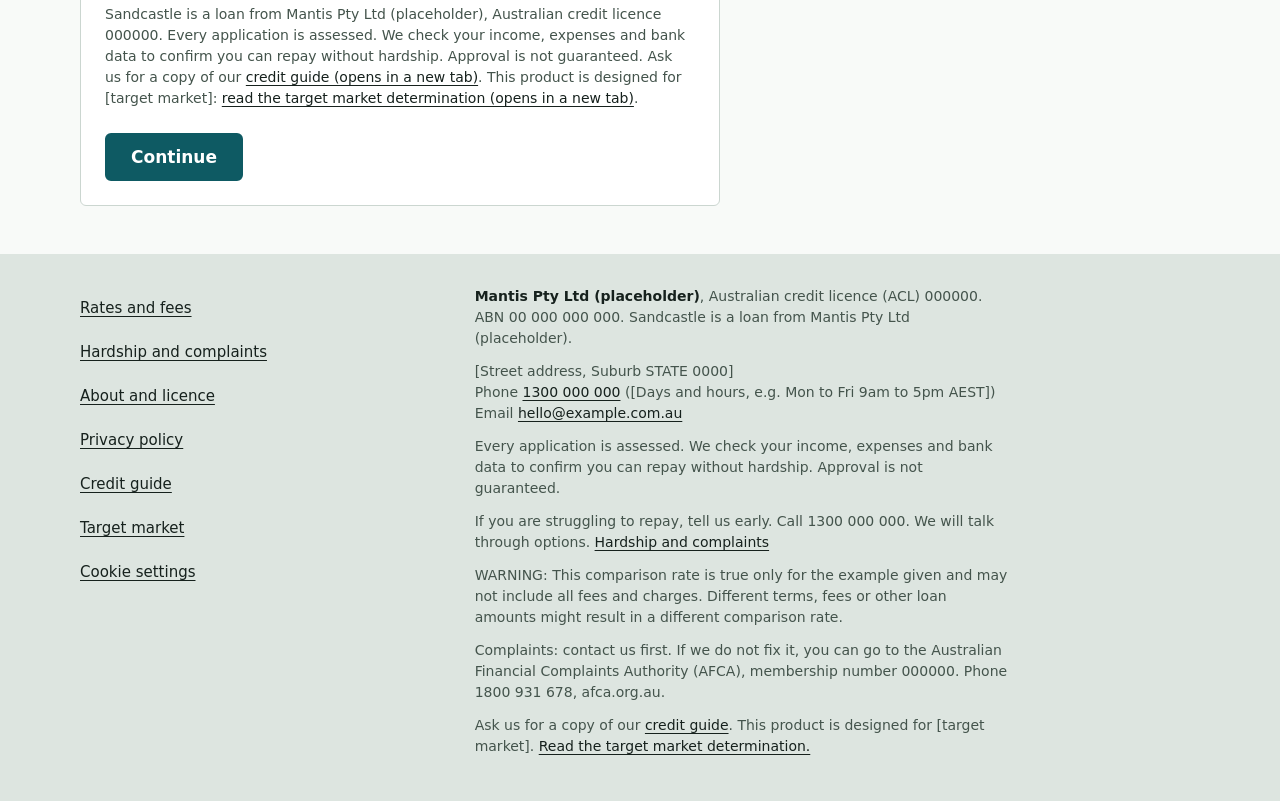
<file: docs/apply.html>
<!doctype html>
<html lang="en-AU">
<head>
  <meta charset="utf-8">
  <meta name="viewport" content="width=device-width, initial-scale=1, viewport-fit=cover">
  <meta name="robots" content="noindex, nofollow">
  <title>Check your rate | Sandcastle</title>
  <meta name="description" content="Tell us the amount and term, answer four quick questions and request a call. Every application is assessed.">
  <link rel="canonical" href="https://cktc.github.io/sandcastle-site/apply.html">
  <meta property="og:type" content="website">
  <meta property="og:site_name" content="Sandcastle">
  <meta property="og:title" content="Check your rate | Sandcastle">
  <meta property="og:description" content="Tell us the amount and term, answer four quick questions and request a call. Every application is assessed.">
  <meta property="og:url" content="https://cktc.github.io/sandcastle-site/apply.html">
  <meta name="twitter:card" content="summary">
  <meta name="referrer" content="strict-origin-when-cross-origin">
  <meta http-equiv="Content-Security-Policy" content="default-src 'self'; script-src 'self' https://connect.facebook.net https://*.googletagmanager.com https://www.googleadservices.com; connect-src 'self' https://www.facebook.com https://*.google-analytics.com https://*.analytics.google.com https://*.googletagmanager.com https://www.google.com https://*.g.doubleclick.net https://www.googleadservices.com https://formspree.io; img-src 'self' data: https://www.facebook.com https://*.google-analytics.com https://*.googletagmanager.com https://www.google.com https://*.g.doubleclick.net https://www.googleadservices.com; style-src 'self' https://fonts.googleapis.com; font-src https://fonts.gstatic.com; base-uri 'self'; form-action 'self' https://formspree.io">
  <link rel="icon" href="data:image/svg+xml,%3Csvg xmlns='http://www.w3.org/2000/svg' viewBox='0 0 64 64'%3E%3Crect width='64' height='64' rx='14' fill='%230E5A63'/%3E%3C/svg%3E">
  <link rel="manifest" href="site.webmanifest">
  <link rel="preconnect" href="https://fonts.googleapis.com">
  <link rel="preconnect" href="https://fonts.gstatic.com" crossorigin>
  <link rel="stylesheet" href="https://fonts.googleapis.com/css2?family=Public+Sans:wght@400;600;700&family=Source+Serif+4:opsz,wght@8..60,600;8..60,700&display=swap">
  <link rel="stylesheet" href="assets/css/tokens.css">
  <link rel="stylesheet" href="assets/css/components.css">
</head>
<body>
<a class="skip-link" href="#main">Skip to main content</a>
<div class="proto-banner" role="note" data-testid="prototype-banner"><div class="container"><p>Concept prototype. Sandcastle is a working name and does not offer credit. No application is submitted.</p></div></div>
<header class="site-header">
  <div class="container site-header__inner">
    <a class="wordmark" href="index.html" data-testid="wordmark"><svg class="wordmark__mark" viewBox="0 0 28 28" aria-hidden="true"><path d="M5 20C5 11 10 5 19 5c0 9-5 15-14 15z"/><path d="M11 24c0-7 4-11 12-11 0 7-4 11-12 11z"/></svg><span data-cfg="BRAND_NAME">Sandcastle</span></a>
    <nav id="site-nav" class="site-nav" aria-label="Main"><ul>
      <li><a href="how-it-works.html">How it works</a></li>
      <li><a href="rates.html">Rates</a></li>
      <li><a href="eligibility.html">Who can apply</a></li>
      <li><a href="faq.html">FAQ</a></li>
      <li><a href="hardship.html">Help</a></li>
    </ul></nav>
    <div class="header-actions">
      <a class="btn btn--primary btn--sm" href="apply.html" data-cta="header-check-rate" data-testid="cta-header">Check your rate</a>
      <button type="button" class="nav-toggle" aria-expanded="false" aria-controls="site-nav" aria-label="Menu" data-testid="nav-toggle"><span class="nav-toggle__bar"></span><span class="nav-toggle__bar"></span><span class="nav-toggle__bar"></span></button>
    </div>
  </div>
</header>
<main id="main" tabindex="-1">
<section class="page-head"><div class="container container--reading">
  <h1>Check your rate</h1>
  <p class="lede">Four short steps: the amount, four quick questions, your bank (read-only), where to reach you. Nothing is sent until the last step.</p>
  <p class="muted" data-testid="eligibility-statement">You must be 18 or over and an Australian resident. Terms, fees and lending criteria apply. Approval is not guaranteed.</p>
</div></section>
<section class="section section--flush"><div class="container container--reading">
<noscript><div class="alert alert--warning"><p>This form needs JavaScript to send your request. Call 1300 000 000 and we will take it by phone.</p></div></noscript>
<!-- Placeholder action so a no-JS native post has a target. Must match FORM_ENDPOINT in assets/js/config.js. -->
<form class="apply-card card" data-apply data-track action="https://formspree.io/f/PLACEHOLDER" method="post" novalidate data-testid="apply-form">
  <input type="hidden" name="_subject" value="New loan request">
  <div class="alert alert--error" data-errors role="alert" aria-live="assertive" tabindex="-1" hidden data-testid="apply-errors"></div>
  <div class="progress-wrap">
    <ol class="progress"><li class="progress__step"><span class="visually-hidden">Loan details</span></li><li class="progress__step"><span class="visually-hidden">Eligibility</span></li><li class="progress__step"><span class="visually-hidden">Consent</span></li><li class="progress__step"><span class="visually-hidden">Contact</span></li></ol>
    <p class="progress__text" data-progress aria-live="polite" data-testid="apply-progress">Step 1 of 4</p>
  </div>

  <fieldset data-step data-testid="apply-step-1">
    <h2 data-step-heading tabindex="-1">Loan details</h2>
    <div class="field">
      <label for="loan_amount">How much do you want to borrow? (dollars)</label>
      <div class="amount-row">
        <input type="number" id="loan_amount" name="loan_amount" inputmode="numeric" min="2001" max="5000" step="1" value="3100" required data-label="an amount" aria-describedby="amount-hint err-loan_amount" data-testid="field-loan-amount">
        <input type="range" data-amount-slider min="2100" max="5000" step="100" value="3100" aria-label="Loan amount slider" aria-describedby="amount-hint" data-testid="field-amount-slider">
      </div>
      <span class="hint" id="amount-hint">Between $2,001 and $5,000, in steps of $100.</span>
      <span class="field-error" id="err-loan_amount" data-error-for="loan_amount"></span>
    </div>
    <fieldset class="field" aria-describedby="term-hint err-term_months">
      <legend class="label">How long do you want to repay over?</legend>
      <div class="radio-grid"><label class="radio-card"><input type="radio" class="visually-hidden" name="term_months" value="6" required checked data-error="Choose a term between 6 and 18 months." data-testid="term-6"><span class="radio-card__body"><span class="radio-card__title">6 months</span><span class="radio-card__line" data-term-monthly>-</span><span class="radio-card__line" data-term-total>-</span></span></label><label class="radio-card"><input type="radio" class="visually-hidden" name="term_months" value="9" required data-testid="term-9"><span class="radio-card__body"><span class="radio-card__title">9 months</span><span class="radio-card__line" data-term-monthly>-</span><span class="radio-card__line" data-term-total>-</span></span></label><label class="radio-card"><input type="radio" class="visually-hidden" name="term_months" value="12" required data-testid="term-12"><span class="radio-card__body"><span class="radio-card__title">12 months</span><span class="radio-card__line" data-term-monthly>-</span><span class="radio-card__line" data-term-total>-</span></span></label><label class="radio-card"><input type="radio" class="visually-hidden" name="term_months" value="18" required data-testid="term-18"><span class="radio-card__body"><span class="radio-card__title">18 months</span><span class="radio-card__line" data-term-monthly>-</span><span class="radio-card__line" data-term-total>-</span></span></label></div>
      <span class="hint" id="term-hint">6 to 18 months. Longer means smaller repayments and more interest.</span>
      <span class="field-error" id="err-term_months" data-error-for="term_months"></span>
    </fieldset>
    <div class="field">
      <label for="purpose">What is the loan for? (optional)</label>
      <select id="purpose" name="purpose" data-testid="field-purpose">
        <option value="">Choose one</option><option value="car">Car repairs or rego</option><option value="dental">Dental or medical</option>
        <option value="bond">Rental bond or moving</option><option value="other">Something else</option>
      </select>
    </div>
    <div class="estimate cost-strip" data-testid="estimate">
      <h3>Your estimate</h3>
      <dl class="ledger" data-testid="estimate-ledger">
  <div class="ledger__row"><dt>Establishment fee</dt><dd><span data-est="fee">-</span></dd></div>
  <div class="ledger__row"><dt>Each month</dt><dd><span data-est="monthly">-</span></dd></div>
  <div class="ledger__row"><dt>Interest rate used</dt><dd><span data-est="rate"><span data-cfg="RATE_REP">48.00%</span></span> p.a.</dd></div>
  <div class="ledger__row"><dt>Comparison rate</dt><dd><span data-est="comparison">-</span> p.a.*</dd></div>
</dl>
      <div aria-live="polite"><dl class="ledger" data-testid="total-repay">
  <div class="ledger__row ledger__row--total"><dt>Total you would repay</dt><dd><span data-est="total">-</span></dd></div>
</dl></div>
      <p class="cost-strip__foot">Estimate only. Your rate depends on your assessment.</p>
    </div>
    <p class="plan__note" data-testid="apply-promise">Link your bank in business hours and you have a decision in <span data-cfg="DECISION_PROMISE_MINUTES">10</span> minutes, or the establishment fee is waived. A decision, not an approval.</p>
    <!-- [OPS: measure the time before any public claim; VERIFY: counsel] -->
    <p class="placeholder-note" data-testid="placeholder-note">Illustrative only. Rates and fees are placeholders pending pricing and legal review.</p>
    <p class="warn-text" data-testid="comparison-rate-warning">WARNING: This comparison rate is true only for the example given and may not include all fees and charges. Different terms, fees or other loan amounts might result in a different comparison rate.</p>
    <p class="legal legal--gap" data-testid="apply-disclosures"><span data-cfg="BRAND_NAME">Sandcastle</span> is a loan from <span data-cfg="LEGAL_ENTITY">Mantis Pty Ltd (placeholder)</span>, Australian credit licence <span data-cfg="ACL_NUMBER">000000</span>. Every application is assessed. We check your income, expenses and bank data to confirm you can repay without hardship. Approval is not guaranteed. Ask us for a copy of our <a href="credit-guide.html" target="_blank" rel="noopener">credit guide (opens in a new tab)</a>. This product is designed for [target market]: <a href="tmd.html" target="_blank" rel="noopener">read the target market determination (opens in a new tab)</a>. <!-- [PLACEHOLDER: target market text from the final TMD] --></p>
    <div class="form-nav"><button type="button" class="btn btn--primary" data-next data-testid="apply-next-1">Continue</button></div>
  </fieldset>

  <fieldset data-step data-gate="eligibility" data-testid="apply-step-2">
    <h2 data-step-heading tabindex="-1">A few quick questions</h2>
    <p class="hint hint--gap">Tick each one that is true.</p>
    <div class="check"><input type="checkbox" id="elig_age" name="elig_age" value="yes" data-fail-code="age" data-fail-reason="you need to be 18 or over"><label for="elig_age">I am 18 or over.</label></div>
    <div class="check"><input type="checkbox" id="elig_resident" name="elig_resident" value="yes" data-fail-code="residency" data-fail-reason="you need to live in Australia and be able to work here"><label for="elig_resident">I live in Australia and can work here.</label></div>
    <div class="check"><input type="checkbox" id="elig_income" name="elig_income" value="yes" data-fail-code="income" data-fail-reason="you need to earn income from work most weeks"><label for="elig_income">I earn income from work most weeks, even if the amount changes.</label></div>
    <div class="check"><input type="checkbox" id="elig_bank" name="elig_bank" value="yes" data-fail-code="bank_account" data-fail-reason="you need an Australian bank account in your name"><label for="elig_bank">I have an Australian bank account in my name.</label></div>
    <div class="form-nav"><button type="button" class="btn btn--secondary" data-back data-testid="apply-back-2">Back</button><button type="button" class="btn btn--primary" data-next data-testid="apply-next-2">Continue</button></div>
  </fieldset>

  <fieldset data-step data-on-next="consent_given" data-testid="apply-step-3">
    <h2 data-step-heading tabindex="-1">Share your bank data, read-only</h2>
    <div class="callout" data-testid="bank-consent-text"><p>We use <span data-cfg="PROVIDER">Basiq (placeholder)</span> to read your bank transactions, read-only, for 90 days. We use them to confirm your income and expenses and assess this application. We cannot move money. You can withdraw consent at any time. See our <a href="privacy.html">Privacy Policy</a>.</p></div>
    <!-- [VERIFY: counsel] provider accreditation and wording -->
    <div class="check check--gap"><input type="checkbox" id="consent_bank_data" name="consent_bank_data" value="yes" required data-label="the box" data-error="Tick the box to continue. We cannot assess your application without it." aria-describedby="err-consent_bank_data" data-testid="field-consent"><label for="consent_bank_data">I have read and agree to this, the Privacy Policy and the target market determination.</label></div>
    <span class="field-error" id="err-consent_bank_data" data-error-for="consent_bank_data"></span>
    <p class="legal">Read: <a href="privacy.html" target="_blank" rel="noopener">Privacy Policy (opens in a new tab)</a>, <a href="credit-guide.html" target="_blank" rel="noopener">credit guide (opens in a new tab)</a>, <a href="tmd.html" target="_blank" rel="noopener">target market determination (opens in a new tab)</a>.</p>
    <div class="form-nav"><button type="button" class="btn btn--secondary" data-back data-testid="apply-back-3">Back</button><button type="button" class="btn btn--primary" data-next data-testid="apply-next-3">Continue</button></div>
  </fieldset>

  <fieldset data-step data-one-of="email,mobile" data-one-of-error="Give an email or a mobile." data-testid="apply-step-4">
    <h2 data-step-heading tabindex="-1">Where should we reach you?</h2>
    <div class="field"><label for="full_name">Your name</label><input type="text" id="full_name" name="full_name" autocomplete="name" required data-label="your name" data-error="Enter your name." aria-describedby="err-full_name" data-testid="field-name"><span class="field-error" id="err-full_name" data-error-for="full_name"></span></div>
    <div class="field"><label for="email">Email</label><input type="email" id="email" name="email" autocomplete="email" inputmode="email" aria-describedby="contact-hint err-email" data-testid="field-email"><span class="field-error" id="err-email" data-error-for="email"></span></div>
    <div class="field"><label for="mobile">Mobile</label><input type="tel" id="mobile" name="mobile" autocomplete="tel" inputmode="tel" aria-describedby="contact-hint err-mobile" data-testid="field-mobile"><span class="hint" id="contact-hint">Give one of these. Mobile example: 0412 345 678.</span><span class="field-error" id="err-mobile" data-error-for="mobile"></span></div>
    <div class="field"><label for="preferred_time">Best time to call (optional)</label><input type="text" id="preferred_time" name="preferred_time" aria-describedby="time-hint" data-testid="field-time"><span class="hint" id="time-hint"><span data-cfg="HOURS">[Days and hours, e.g. Mon to Fri 9am to 5pm AEST]</span></span></div>
    <div class="check"><input type="checkbox" id="contact_consent" name="contact_consent" value="yes" required data-label="the box" data-error="Tick the box so we can call you." aria-describedby="err-contact_consent" data-testid="field-contact-consent"><label for="contact_consent">I agree that <span data-cfg="BRAND_NAME">Sandcastle</span> can contact me about this application.</label></div>
    <span class="field-error" id="err-contact_consent" data-error-for="contact_consent"></span>
    <div class="form-nav"><button type="button" class="btn btn--secondary" data-back data-testid="apply-back-4">Back</button><button type="submit" class="btn btn--primary" data-testid="apply-submit">Check your rate</button></div>
  </fieldset>

  <div data-ineligible hidden tabindex="-1" data-testid="apply-ineligible">
    <h2>We cannot go further today</h2>
    <p>We cannot offer this loan right now. The reason: <span data-ineligible-reason></span>. This is not a judgement on you. We need all four to be true so we can check you can repay.</p>
    <!-- [PLACEHOLDER: the reason text is read from data-fail-reason on each tick box in step 2] -->
    <ul>
      <li>If you ticked by mistake, go back and change your answers.</li>
      <li>Read <a href="eligibility.html">who can apply</a>.</li>
      <li>For free help with bills, call the National Debt Helpline on <span data-cfg="NDH_PHONE">1800 007 007</span>. <!-- [verify] --></li>
    </ul>
    <div class="cta-row"><button type="button" class="btn btn--secondary" data-ineligible-back data-testid="ineligible-back">Go back</button><a class="btn btn--primary" href="eligibility.html" data-testid="ineligible-read">Read who can apply</a></div>
  </div>
</form>
</div></section>
</main>
<footer class="site-footer" data-testid="site-footer">
  <div class="container footer__grid">
    <div class="footer__links">
      <nav aria-label="Footer"><ul>
        <li><a href="rates.html">Rates and fees</a></li>
        <li><a href="hardship.html">Hardship and complaints</a></li>
        <li><a href="about.html">About and licence</a></li>
        <li><a href="privacy.html">Privacy policy</a></li>
        <li><a href="credit-guide.html">Credit guide</a></li>
        <li><a href="tmd.html">Target market</a></li>
        <li><button type="button" data-consent-open data-testid="cookie-settings">Cookie settings</button></li>
      </ul></nav>
    </div>
    <div class="footer__legal">
      <p data-testid="footer-licence"><strong><span data-cfg="LEGAL_ENTITY">Mantis Pty Ltd (placeholder)</span></strong>, Australian credit licence (ACL) <span data-cfg="ACL_NUMBER">000000</span>. ABN <span data-cfg="ABN">00 000 000 000</span>. <span data-cfg="BRAND_NAME">Sandcastle</span> is a loan from <span data-cfg="LEGAL_ENTITY">Mantis Pty Ltd (placeholder)</span>.</p>
      <address><span data-cfg="ADDRESS">[Street address, Suburb STATE 0000]</span><br>Phone <a href="tel:1300000000" data-cfg-href="tel:{PHONE_TEL}"><span data-cfg="PHONE">1300 000 000</span></a> (<span data-cfg="HOURS">[Days and hours, e.g. Mon to Fri 9am to 5pm AEST]</span>)<br>Email <a href="mailto:hello@example.com.au" data-cfg-href="mailto:{EMAIL}"><span data-cfg="EMAIL">hello@example.com.au</span></a></address>
      <p data-testid="footer-assessment">Every application is assessed. We check your income, expenses and bank data to confirm you can repay without hardship. Approval is not guaranteed.</p>
      <p data-testid="footer-hardship">If you are struggling to repay, tell us early. Call <span data-cfg="PHONE">1300 000 000</span>. We will talk through options. <a href="hardship.html">Hardship and complaints</a></p>
      <p data-testid="footer-warning">WARNING: This comparison rate is true only for the example given and may not include all fees and charges. Different terms, fees or other loan amounts might result in a different comparison rate.</p>
      <p data-testid="footer-afca">Complaints: contact us first. If we do not fix it, you can go to the Australian Financial Complaints Authority (AFCA), membership number <span data-cfg="AFCA_MEMBER_NO">000000</span>. Phone <span data-cfg="AFCA_PHONE">1800 931 678</span>, <span data-cfg="AFCA_WEB">afca.org.au</span>. <!-- [VERIFY: AFCA details before publishing] --></p>
      <p data-testid="footer-tmd">Ask us for a copy of our <a href="credit-guide.html">credit guide</a>. This product is designed for [target market]. <a href="tmd.html">Read the target market determination.</a> <!-- [PLACEHOLDER: target market text from the final TMD; VERIFY: counsel] --></p>
    </div>
  </div>
</footer>
<div class="consent" role="dialog" aria-label="Cookies" data-consent-banner data-testid="consent-banner" hidden>
  <div class="consent__inner">
    <p>We use cookies to measure the site and to show our ads to the right people. We set analytics and advertising cookies only if you accept. The site works either way. See our <a href="privacy.html">Privacy Policy</a>.</p>
    <!-- [VERIFY: counsel] consent wording -->
    <div class="consent__buttons">
      <button type="button" class="btn btn--secondary" data-consent="accept" data-testid="consent-accept">Accept</button>
      <button type="button" class="btn btn--secondary" data-consent="reject" data-testid="consent-reject">Reject</button>
    </div>
    <button type="button" class="consent__manage" data-consent="manage" aria-expanded="false" data-testid="consent-manage">Manage</button>
    <div class="consent__prefs" data-consent-prefs hidden>
      <div class="check"><input type="checkbox" id="consent-analytics"><label for="consent-analytics">Analytics</label></div>
      <div class="check"><input type="checkbox" id="consent-ads"><label for="consent-ads">Advertising</label></div>
      <button type="button" class="btn btn--secondary" data-consent="save" data-testid="consent-save">Save choices</button>
    </div>
  </div>
</div>
<script src="assets/js/config.js" defer></script>
<script src="assets/js/analytics.js" defer></script>
<script src="assets/js/forms.js" defer></script>
</body>
</html>
</file>
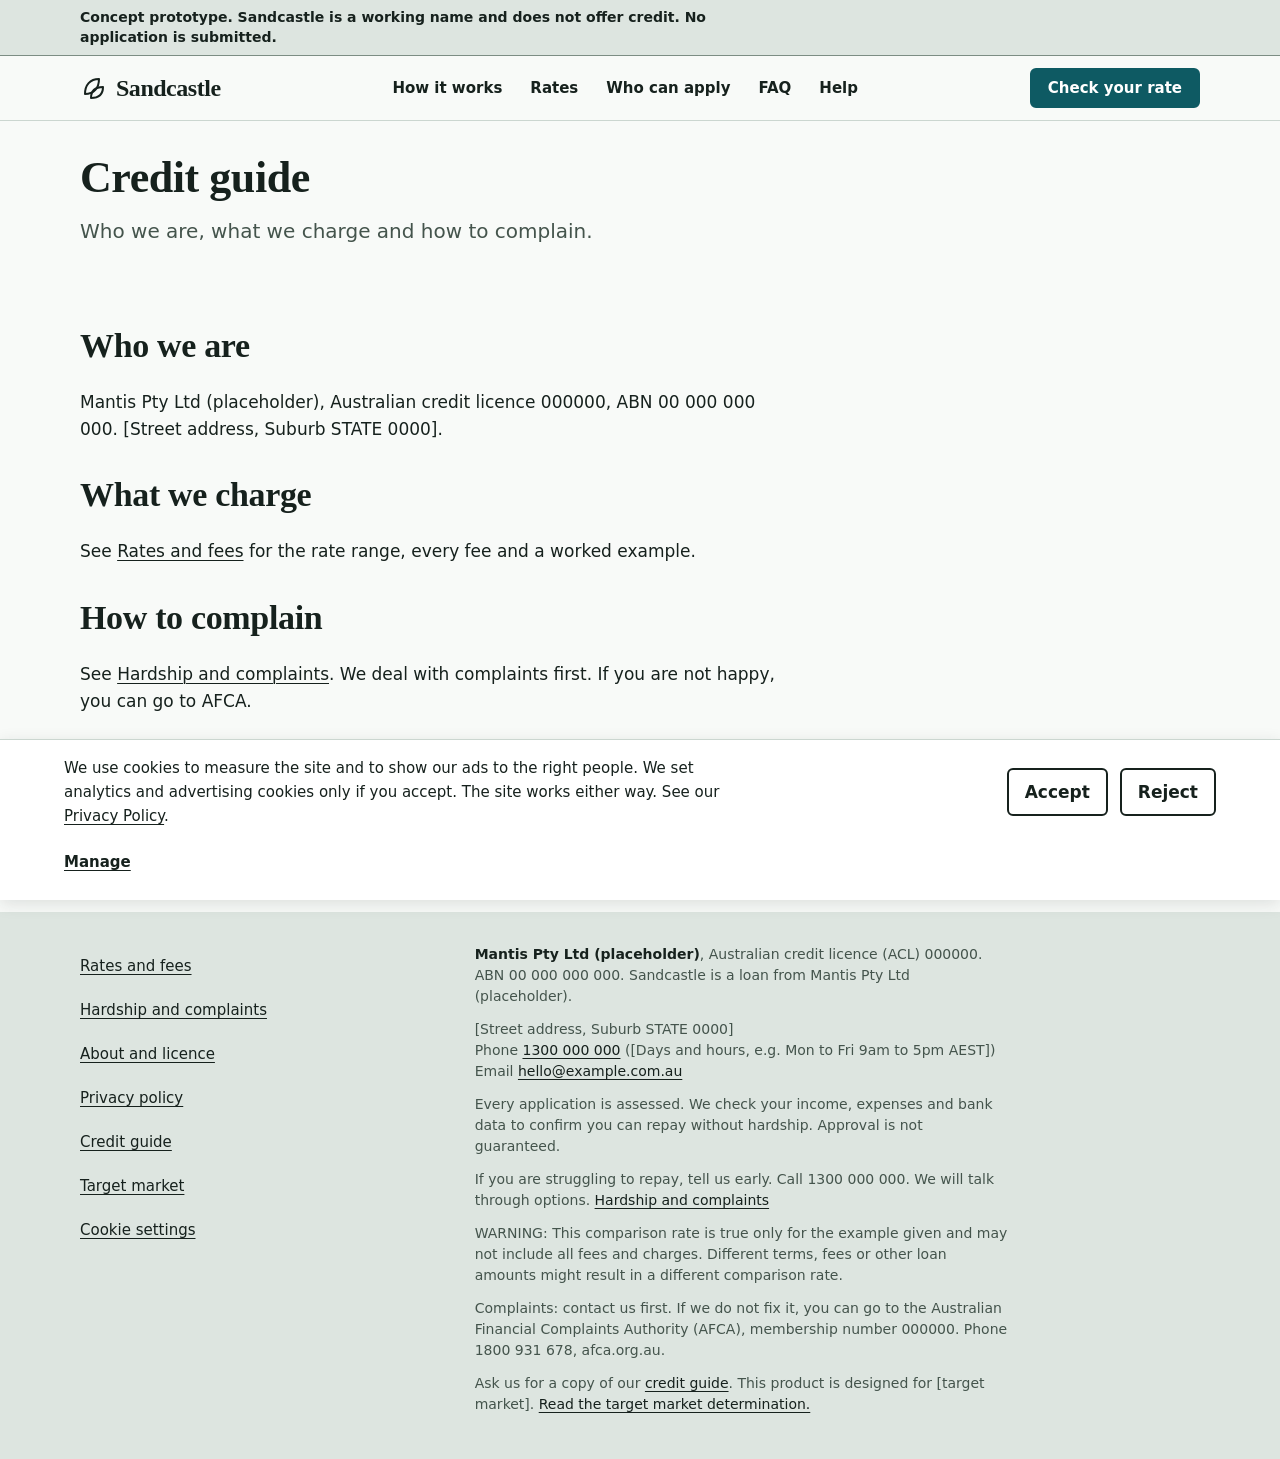
<file: docs/credit-guide.html>
<!doctype html>
<html lang="en-AU">
<head>
  <meta charset="utf-8">
  <meta name="viewport" content="width=device-width, initial-scale=1, viewport-fit=cover">
  <meta name="robots" content="noindex, nofollow">
  <title>Credit guide | Sandcastle</title>
  <meta name="description" content="Our credit guide: who we are, what we charge and how to complain.">
  <link rel="canonical" href="https://cktc.github.io/sandcastle-site/credit-guide.html">
  <meta property="og:type" content="website">
  <meta property="og:site_name" content="Sandcastle">
  <meta property="og:title" content="Credit guide | Sandcastle">
  <meta property="og:description" content="Our credit guide: who we are, what we charge and how to complain.">
  <meta property="og:url" content="https://cktc.github.io/sandcastle-site/credit-guide.html">
  <meta name="twitter:card" content="summary">
  <meta name="referrer" content="strict-origin-when-cross-origin">
  <meta http-equiv="Content-Security-Policy" content="default-src 'self'; script-src 'self' https://connect.facebook.net https://*.googletagmanager.com https://www.googleadservices.com; connect-src 'self' https://www.facebook.com https://*.google-analytics.com https://*.analytics.google.com https://*.googletagmanager.com https://www.google.com https://*.g.doubleclick.net https://www.googleadservices.com https://formspree.io; img-src 'self' data: https://www.facebook.com https://*.google-analytics.com https://*.googletagmanager.com https://www.google.com https://*.g.doubleclick.net https://www.googleadservices.com; style-src 'self' https://fonts.googleapis.com; font-src https://fonts.gstatic.com; base-uri 'self'; form-action 'self' https://formspree.io">
  <link rel="icon" href="data:image/svg+xml,%3Csvg xmlns='http://www.w3.org/2000/svg' viewBox='0 0 64 64'%3E%3Crect width='64' height='64' rx='14' fill='%230E5A63'/%3E%3C/svg%3E">
  <link rel="manifest" href="site.webmanifest">
  <link rel="preconnect" href="https://fonts.googleapis.com">
  <link rel="preconnect" href="https://fonts.gstatic.com" crossorigin>
  <link rel="stylesheet" href="https://fonts.googleapis.com/css2?family=Public+Sans:wght@400;600;700&family=Source+Serif+4:opsz,wght@8..60,600;8..60,700&display=swap">
  <link rel="stylesheet" href="assets/css/tokens.css">
  <link rel="stylesheet" href="assets/css/components.css">
</head>
<body>
<a class="skip-link" href="#main">Skip to main content</a>
<div class="proto-banner" role="note" data-testid="prototype-banner"><div class="container"><p>Concept prototype. Sandcastle is a working name and does not offer credit. No application is submitted.</p></div></div>
<header class="site-header">
  <div class="container site-header__inner">
    <a class="wordmark" href="index.html" data-testid="wordmark"><svg class="wordmark__mark" viewBox="0 0 28 28" aria-hidden="true"><path d="M5 20C5 11 10 5 19 5c0 9-5 15-14 15z"/><path d="M11 24c0-7 4-11 12-11 0 7-4 11-12 11z"/></svg><span data-cfg="BRAND_NAME">Sandcastle</span></a>
    <nav id="site-nav" class="site-nav" aria-label="Main"><ul>
      <li><a href="how-it-works.html">How it works</a></li>
      <li><a href="rates.html">Rates</a></li>
      <li><a href="eligibility.html">Who can apply</a></li>
      <li><a href="faq.html">FAQ</a></li>
      <li><a href="hardship.html">Help</a></li>
    </ul></nav>
    <div class="header-actions">
      <a class="btn btn--primary btn--sm" href="apply.html" data-cta="header-check-rate" data-testid="cta-header">Check your rate</a>
      <button type="button" class="nav-toggle" aria-expanded="false" aria-controls="site-nav" aria-label="Menu" data-testid="nav-toggle"><span class="nav-toggle__bar"></span><span class="nav-toggle__bar"></span><span class="nav-toggle__bar"></span></button>
    </div>
  </div>
</header>
<main id="main" tabindex="-1">
<section class="page-head"><div class="container container--reading">
  <h1>Credit guide</h1>
  <p class="lede">Who we are, what we charge and how to complain.</p>
</div></section>
<section class="section" data-testid="credit-guide"><div class="container container--reading prose">
  <!-- Copy deck C14 gives only the title and meta description for this page. The body is a frame built from the spec (s 1 row 9): licensee details, fees, complaints. [Mantis to supply the real guide; VERIFY: counsel] -->
  <h2>Who we are</h2>
  <p><span data-cfg="LEGAL_ENTITY">Mantis Pty Ltd (placeholder)</span>, Australian credit licence <span data-cfg="ACL_NUMBER">000000</span>, ABN <span data-cfg="ABN">00 000 000 000</span>. <span data-cfg="ADDRESS">[Street address, Suburb STATE 0000]</span>.</p>
  <h2>What we charge</h2>
  <p>See <a href="rates.html">Rates and fees</a> for the rate range, every fee and a worked example.</p>
  <h2>How to complain</h2>
  <p>See <a href="hardship.html">Hardship and complaints</a>. We deal with complaints first. If you are not happy, you can go to AFCA.</p>
  <h2>Get a copy</h2>
  <p>Ask us for a copy: call <a href="tel:1300000000" data-cfg-href="tel:{PHONE_TEL}"><span data-cfg="PHONE">1300 000 000</span></a> or email <a href="mailto:hello@example.com.au" data-cfg-href="mailto:{EMAIL}"><span data-cfg="EMAIL">hello@example.com.au</span></a>. We also give you the guide again when you apply.</p>
  <!-- [PLACEHOLDER: link the real credit guide PDF here once Mantis supplies it (spec s 1, "Download")] -->
</div></section>
</main>
<footer class="site-footer" data-testid="site-footer">
  <div class="container footer__grid">
    <div class="footer__links">
      <nav aria-label="Footer"><ul>
        <li><a href="rates.html">Rates and fees</a></li>
        <li><a href="hardship.html">Hardship and complaints</a></li>
        <li><a href="about.html">About and licence</a></li>
        <li><a href="privacy.html">Privacy policy</a></li>
        <li><a href="credit-guide.html">Credit guide</a></li>
        <li><a href="tmd.html">Target market</a></li>
        <li><button type="button" data-consent-open data-testid="cookie-settings">Cookie settings</button></li>
      </ul></nav>
    </div>
    <div class="footer__legal">
      <p data-testid="footer-licence"><strong><span data-cfg="LEGAL_ENTITY">Mantis Pty Ltd (placeholder)</span></strong>, Australian credit licence (ACL) <span data-cfg="ACL_NUMBER">000000</span>. ABN <span data-cfg="ABN">00 000 000 000</span>. <span data-cfg="BRAND_NAME">Sandcastle</span> is a loan from <span data-cfg="LEGAL_ENTITY">Mantis Pty Ltd (placeholder)</span>.</p>
      <address><span data-cfg="ADDRESS">[Street address, Suburb STATE 0000]</span><br>Phone <a href="tel:1300000000" data-cfg-href="tel:{PHONE_TEL}"><span data-cfg="PHONE">1300 000 000</span></a> (<span data-cfg="HOURS">[Days and hours, e.g. Mon to Fri 9am to 5pm AEST]</span>)<br>Email <a href="mailto:hello@example.com.au" data-cfg-href="mailto:{EMAIL}"><span data-cfg="EMAIL">hello@example.com.au</span></a></address>
      <p data-testid="footer-assessment">Every application is assessed. We check your income, expenses and bank data to confirm you can repay without hardship. Approval is not guaranteed.</p>
      <p data-testid="footer-hardship">If you are struggling to repay, tell us early. Call <span data-cfg="PHONE">1300 000 000</span>. We will talk through options. <a href="hardship.html">Hardship and complaints</a></p>
      <p data-testid="footer-warning">WARNING: This comparison rate is true only for the example given and may not include all fees and charges. Different terms, fees or other loan amounts might result in a different comparison rate.</p>
      <p data-testid="footer-afca">Complaints: contact us first. If we do not fix it, you can go to the Australian Financial Complaints Authority (AFCA), membership number <span data-cfg="AFCA_MEMBER_NO">000000</span>. Phone <span data-cfg="AFCA_PHONE">1800 931 678</span>, <span data-cfg="AFCA_WEB">afca.org.au</span>. <!-- [VERIFY: AFCA details before publishing] --></p>
      <p data-testid="footer-tmd">Ask us for a copy of our <a href="credit-guide.html">credit guide</a>. This product is designed for [target market]. <a href="tmd.html">Read the target market determination.</a> <!-- [PLACEHOLDER: target market text from the final TMD; VERIFY: counsel] --></p>
    </div>
  </div>
</footer>
<div class="consent" role="dialog" aria-label="Cookies" data-consent-banner data-testid="consent-banner" hidden>
  <div class="consent__inner">
    <p>We use cookies to measure the site and to show our ads to the right people. We set analytics and advertising cookies only if you accept. The site works either way. See our <a href="privacy.html">Privacy Policy</a>.</p>
    <!-- [VERIFY: counsel] consent wording -->
    <div class="consent__buttons">
      <button type="button" class="btn btn--secondary" data-consent="accept" data-testid="consent-accept">Accept</button>
      <button type="button" class="btn btn--secondary" data-consent="reject" data-testid="consent-reject">Reject</button>
    </div>
    <button type="button" class="consent__manage" data-consent="manage" aria-expanded="false" data-testid="consent-manage">Manage</button>
    <div class="consent__prefs" data-consent-prefs hidden>
      <div class="check"><input type="checkbox" id="consent-analytics"><label for="consent-analytics">Analytics</label></div>
      <div class="check"><input type="checkbox" id="consent-ads"><label for="consent-ads">Advertising</label></div>
      <button type="button" class="btn btn--secondary" data-consent="save" data-testid="consent-save">Save choices</button>
    </div>
  </div>
</div>
<script src="assets/js/config.js" defer></script>
<script src="assets/js/analytics.js" defer></script>
</body>
</html>
</file>
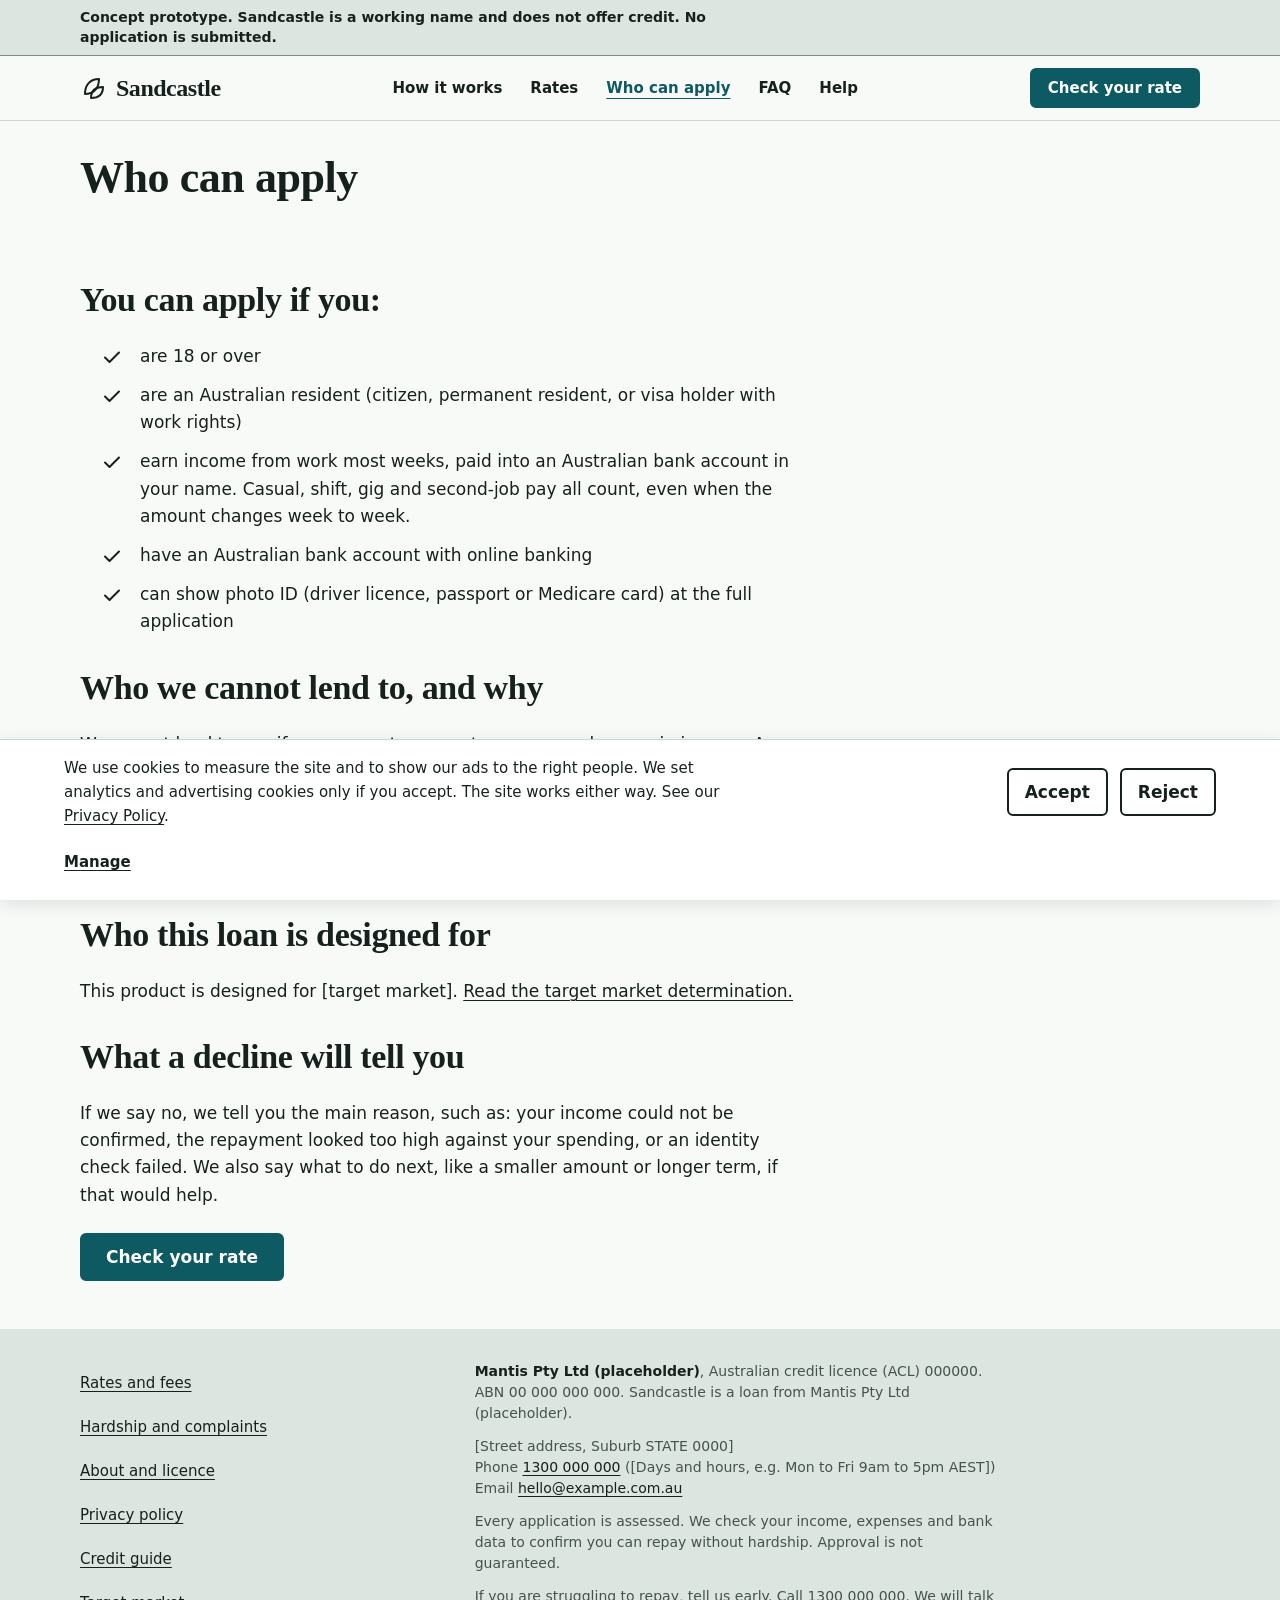
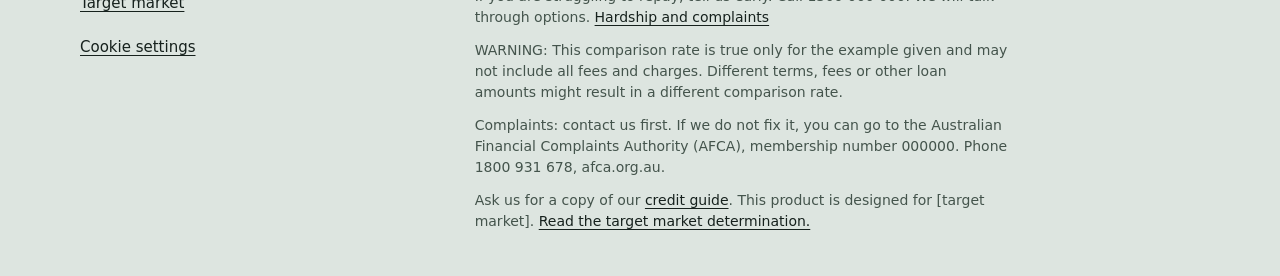
<file: docs/eligibility.html>
<!doctype html>
<html lang="en-AU">
<head>
  <meta charset="utf-8">
  <meta name="viewport" content="width=device-width, initial-scale=1, viewport-fit=cover">
  <meta name="robots" content="noindex, nofollow">
  <title>Who can apply for a Sandcastle loan</title>
  <meta name="description" content="Check the simple requirements, who we cannot lend to and why, and what a decline tells you.">
  <link rel="canonical" href="https://cktc.github.io/sandcastle-site/eligibility.html">
  <meta property="og:type" content="website">
  <meta property="og:site_name" content="Sandcastle">
  <meta property="og:title" content="Who can apply for a Sandcastle loan">
  <meta property="og:description" content="Check the simple requirements, who we cannot lend to and why, and what a decline tells you.">
  <meta property="og:url" content="https://cktc.github.io/sandcastle-site/eligibility.html">
  <meta name="twitter:card" content="summary">
  <meta name="referrer" content="strict-origin-when-cross-origin">
  <meta http-equiv="Content-Security-Policy" content="default-src 'self'; script-src 'self' https://connect.facebook.net https://*.googletagmanager.com https://www.googleadservices.com; connect-src 'self' https://www.facebook.com https://*.google-analytics.com https://*.analytics.google.com https://*.googletagmanager.com https://www.google.com https://*.g.doubleclick.net https://www.googleadservices.com https://formspree.io; img-src 'self' data: https://www.facebook.com https://*.google-analytics.com https://*.googletagmanager.com https://www.google.com https://*.g.doubleclick.net https://www.googleadservices.com; style-src 'self' https://fonts.googleapis.com; font-src https://fonts.gstatic.com; base-uri 'self'; form-action 'self' https://formspree.io">
  <link rel="icon" href="data:image/svg+xml,%3Csvg xmlns='http://www.w3.org/2000/svg' viewBox='0 0 64 64'%3E%3Crect width='64' height='64' rx='14' fill='%230E5A63'/%3E%3C/svg%3E">
  <link rel="manifest" href="site.webmanifest">
  <link rel="preconnect" href="https://fonts.googleapis.com">
  <link rel="preconnect" href="https://fonts.gstatic.com" crossorigin>
  <link rel="stylesheet" href="https://fonts.googleapis.com/css2?family=Public+Sans:wght@400;600;700&family=Source+Serif+4:opsz,wght@8..60,600;8..60,700&display=swap">
  <link rel="stylesheet" href="assets/css/tokens.css">
  <link rel="stylesheet" href="assets/css/components.css">
</head>
<body>
<a class="skip-link" href="#main">Skip to main content</a>
<div class="proto-banner" role="note" data-testid="prototype-banner"><div class="container"><p>Concept prototype. Sandcastle is a working name and does not offer credit. No application is submitted.</p></div></div>
<header class="site-header">
  <div class="container site-header__inner">
    <a class="wordmark" href="index.html" data-testid="wordmark"><svg class="wordmark__mark" viewBox="0 0 28 28" aria-hidden="true"><path d="M5 20C5 11 10 5 19 5c0 9-5 15-14 15z"/><path d="M11 24c0-7 4-11 12-11 0 7-4 11-12 11z"/></svg><span data-cfg="BRAND_NAME">Sandcastle</span></a>
    <nav id="site-nav" class="site-nav" aria-label="Main"><ul>
      <li><a href="how-it-works.html">How it works</a></li>
      <li><a href="rates.html">Rates</a></li>
      <li><a href="eligibility.html" aria-current="page">Who can apply</a></li>
      <li><a href="faq.html">FAQ</a></li>
      <li><a href="hardship.html">Help</a></li>
    </ul></nav>
    <div class="header-actions">
      <a class="btn btn--primary btn--sm" href="apply.html" data-cta="header-check-rate" data-testid="cta-header">Check your rate</a>
      <button type="button" class="nav-toggle" aria-expanded="false" aria-controls="site-nav" aria-label="Menu" data-testid="nav-toggle"><span class="nav-toggle__bar"></span><span class="nav-toggle__bar"></span><span class="nav-toggle__bar"></span></button>
    </div>
  </div>
</header>
<main id="main" tabindex="-1">
<section class="page-head"><div class="container container--reading">
  <h1>Who can apply</h1>
</div></section>
<section class="section" data-testid="eligibility"><div class="container container--reading prose">
  <h2>You can apply if you:</h2>
  <ul class="tick-list">
    <li>are 18 or over</li>
    <li>are an Australian resident (citizen, permanent resident, or visa holder with work rights) <!-- [VERIFY: Mantis to confirm visa rule] --></li>
    <li>earn income from work most weeks, paid into an Australian bank account in your name. Casual, shift, gig and second-job pay all count, even when the amount changes week to week. <!-- [PLACEHOLDER: threshold, open item 4] --></li>
    <li>have an Australian bank account with online banking</li>
    <li>can show photo ID (driver licence, passport or Medicare card) at the full application <!-- [verify] --></li>
  </ul>
  <h2>Who we cannot lend to, and why</h2>
  <p>We cannot lend to you if government payments are your only or main income. A repayment on top could leave you short for rent and food. Government payments can count as extra income, assessed with your other income.</p>
  <!-- [Centrelink position, open item 5. Never soften to "may be eligible" or welcome Centrelink recipients.] -->
  <p>We also cannot lend if we cannot confirm you can repay without hardship. That protects you.</p>
  <h2>Who this loan is designed for</h2>
  <p data-testid="tmd-reference">This product is designed for [target market]. <a href="tmd.html">Read the target market determination.</a></p>
  <!-- [PLACEHOLDER: text from the final TMD; VERIFY: counsel] -->
  <h2 id="decline">What a decline will tell you</h2>
  <p>If we say no, we tell you the main reason, such as: your income could not be confirmed, the repayment looked too high against your spending, or an identity check failed. We also say what to do next, like a smaller amount or longer term, if that would help.</p>
  <!-- [OPS: reasons must come from real decline codes; keep only examples Mantis can deliver.] -->
  <div class="cta-row"><a class="btn btn--primary" href="apply.html" data-cta="eligibility-start" data-testid="cta-eligibility-start">Check your rate</a></div>
</div></section>
</main>
<footer class="site-footer" data-testid="site-footer">
  <div class="container footer__grid">
    <div class="footer__links">
      <nav aria-label="Footer"><ul>
        <li><a href="rates.html">Rates and fees</a></li>
        <li><a href="hardship.html">Hardship and complaints</a></li>
        <li><a href="about.html">About and licence</a></li>
        <li><a href="privacy.html">Privacy policy</a></li>
        <li><a href="credit-guide.html">Credit guide</a></li>
        <li><a href="tmd.html">Target market</a></li>
        <li><button type="button" data-consent-open data-testid="cookie-settings">Cookie settings</button></li>
      </ul></nav>
    </div>
    <div class="footer__legal">
      <p data-testid="footer-licence"><strong><span data-cfg="LEGAL_ENTITY">Mantis Pty Ltd (placeholder)</span></strong>, Australian credit licence (ACL) <span data-cfg="ACL_NUMBER">000000</span>. ABN <span data-cfg="ABN">00 000 000 000</span>. <span data-cfg="BRAND_NAME">Sandcastle</span> is a loan from <span data-cfg="LEGAL_ENTITY">Mantis Pty Ltd (placeholder)</span>.</p>
      <address><span data-cfg="ADDRESS">[Street address, Suburb STATE 0000]</span><br>Phone <a href="tel:1300000000" data-cfg-href="tel:{PHONE_TEL}"><span data-cfg="PHONE">1300 000 000</span></a> (<span data-cfg="HOURS">[Days and hours, e.g. Mon to Fri 9am to 5pm AEST]</span>)<br>Email <a href="mailto:hello@example.com.au" data-cfg-href="mailto:{EMAIL}"><span data-cfg="EMAIL">hello@example.com.au</span></a></address>
      <p data-testid="footer-assessment">Every application is assessed. We check your income, expenses and bank data to confirm you can repay without hardship. Approval is not guaranteed.</p>
      <p data-testid="footer-hardship">If you are struggling to repay, tell us early. Call <span data-cfg="PHONE">1300 000 000</span>. We will talk through options. <a href="hardship.html">Hardship and complaints</a></p>
      <p data-testid="footer-warning">WARNING: This comparison rate is true only for the example given and may not include all fees and charges. Different terms, fees or other loan amounts might result in a different comparison rate.</p>
      <p data-testid="footer-afca">Complaints: contact us first. If we do not fix it, you can go to the Australian Financial Complaints Authority (AFCA), membership number <span data-cfg="AFCA_MEMBER_NO">000000</span>. Phone <span data-cfg="AFCA_PHONE">1800 931 678</span>, <span data-cfg="AFCA_WEB">afca.org.au</span>. <!-- [VERIFY: AFCA details before publishing] --></p>
      <p data-testid="footer-tmd">Ask us for a copy of our <a href="credit-guide.html">credit guide</a>. This product is designed for [target market]. <a href="tmd.html">Read the target market determination.</a> <!-- [PLACEHOLDER: target market text from the final TMD; VERIFY: counsel] --></p>
    </div>
  </div>
</footer>
<div class="consent" role="dialog" aria-label="Cookies" data-consent-banner data-testid="consent-banner" hidden>
  <div class="consent__inner">
    <p>We use cookies to measure the site and to show our ads to the right people. We set analytics and advertising cookies only if you accept. The site works either way. See our <a href="privacy.html">Privacy Policy</a>.</p>
    <!-- [VERIFY: counsel] consent wording -->
    <div class="consent__buttons">
      <button type="button" class="btn btn--secondary" data-consent="accept" data-testid="consent-accept">Accept</button>
      <button type="button" class="btn btn--secondary" data-consent="reject" data-testid="consent-reject">Reject</button>
    </div>
    <button type="button" class="consent__manage" data-consent="manage" aria-expanded="false" data-testid="consent-manage">Manage</button>
    <div class="consent__prefs" data-consent-prefs hidden>
      <div class="check"><input type="checkbox" id="consent-analytics"><label for="consent-analytics">Analytics</label></div>
      <div class="check"><input type="checkbox" id="consent-ads"><label for="consent-ads">Advertising</label></div>
      <button type="button" class="btn btn--secondary" data-consent="save" data-testid="consent-save">Save choices</button>
    </div>
  </div>
</div>
<script src="assets/js/config.js" defer></script>
<script src="assets/js/analytics.js" defer></script>
</body>
</html>
</file>
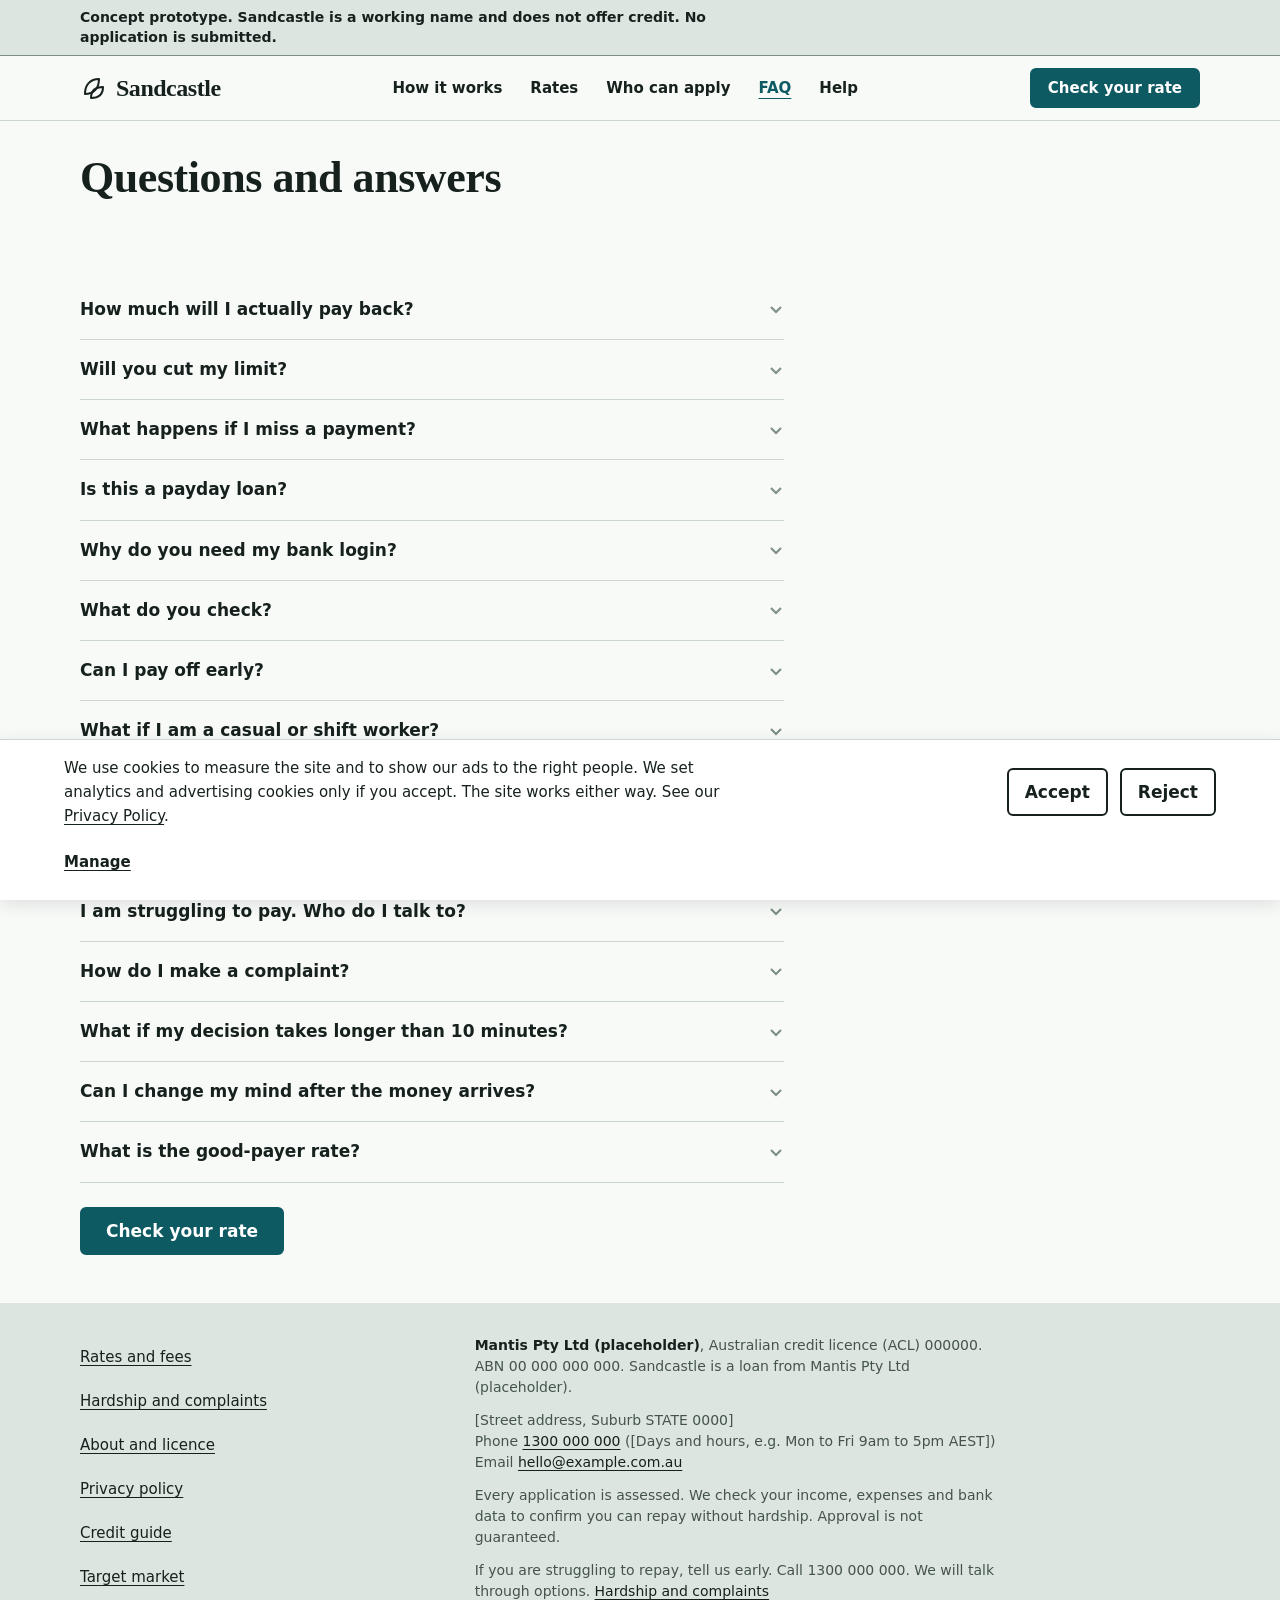
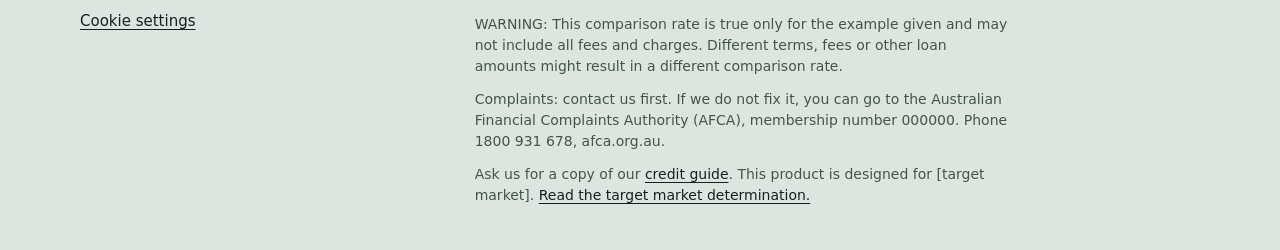
<file: docs/faq.html>
<!doctype html>
<html lang="en-AU">
<head>
  <meta charset="utf-8">
  <meta name="viewport" content="width=device-width, initial-scale=1, viewport-fit=cover">
  <meta name="robots" content="noindex, nofollow">
  <title>Sandcastle loan FAQ: fees, limits, missed payments</title>
  <meta name="description" content="Straight answers on cost, missed payments, bank links, early repayment and what a decline means.">
  <link rel="canonical" href="https://cktc.github.io/sandcastle-site/faq.html">
  <meta property="og:type" content="website">
  <meta property="og:site_name" content="Sandcastle">
  <meta property="og:title" content="Sandcastle loan FAQ: fees, limits, missed payments">
  <meta property="og:description" content="Straight answers on cost, missed payments, bank links, early repayment and what a decline means.">
  <meta property="og:url" content="https://cktc.github.io/sandcastle-site/faq.html">
  <meta name="twitter:card" content="summary">
  <meta name="referrer" content="strict-origin-when-cross-origin">
  <meta http-equiv="Content-Security-Policy" content="default-src 'self'; script-src 'self' https://connect.facebook.net https://*.googletagmanager.com https://www.googleadservices.com; connect-src 'self' https://www.facebook.com https://*.google-analytics.com https://*.analytics.google.com https://*.googletagmanager.com https://www.google.com https://*.g.doubleclick.net https://www.googleadservices.com https://formspree.io; img-src 'self' data: https://www.facebook.com https://*.google-analytics.com https://*.googletagmanager.com https://www.google.com https://*.g.doubleclick.net https://www.googleadservices.com; style-src 'self' https://fonts.googleapis.com; font-src https://fonts.gstatic.com; base-uri 'self'; form-action 'self' https://formspree.io">
  <link rel="icon" href="data:image/svg+xml,%3Csvg xmlns='http://www.w3.org/2000/svg' viewBox='0 0 64 64'%3E%3Crect width='64' height='64' rx='14' fill='%230E5A63'/%3E%3C/svg%3E">
  <link rel="manifest" href="site.webmanifest">
  <link rel="preconnect" href="https://fonts.googleapis.com">
  <link rel="preconnect" href="https://fonts.gstatic.com" crossorigin>
  <link rel="stylesheet" href="https://fonts.googleapis.com/css2?family=Public+Sans:wght@400;600;700&family=Source+Serif+4:opsz,wght@8..60,600;8..60,700&display=swap">
  <link rel="stylesheet" href="assets/css/tokens.css">
  <link rel="stylesheet" href="assets/css/components.css">
  <script type="application/ld+json">
{
 "@context": "https://schema.org",
 "@type": "FAQPage",
 "mainEntity": [
  {
   "@type": "Question",
   "name": "How much will I actually pay back?",
   "acceptedAnswer": {
    "@type": "Answer",
    "text": "You see the total in dollars before you apply, and again in your contract. See our worked example on the rates page."
   }
  },
  {
   "@type": "Question",
   "name": "Will you cut my limit?",
   "acceptedAnswer": {
    "@type": "Answer",
    "text": "No. Your loan amount is set in your contract. We cannot reduce it or call it back once you accept, as long as you keep to the contract."
   }
  },
  {
   "@type": "Question",
   "name": "What happens if I miss a payment?",
   "acceptedAnswer": {
    "@type": "Answer",
    "text": "Tell us early. Call 1300 000 000. You may pay a late fee of [$ amount, or None] and interest on the unpaid amount. We will talk through options, such as a new date. You can go to AFCA if you disagree."
   }
  },
  {
   "@type": "Question",
   "name": "Is this a payday loan?",
   "acceptedAnswer": {
    "@type": "Answer",
    "text": "It is a personal loan of $2,001 to $5,000 over 6 to 18 months, with equal repayments. You repay it with interest and fees. It is not an advance on your next pay."
   }
  },
  {
   "@type": "Question",
   "name": "Why do you need my bank login?",
   "acceptedAnswer": {
    "@type": "Answer",
    "text": "You never give us your password. You use Basiq (placeholder) to share your transactions, read-only, for 90 days. We use them to confirm income and spending. We cannot move money. You can withdraw consent any time."
   }
  },
  {
   "@type": "Question",
   "name": "What do you check?",
   "acceptedAnswer": {
    "@type": "Answer",
    "text": "Your income, expenses and bank data, and your credit history where we use it."
   }
  },
  {
   "@type": "Question",
   "name": "Can I pay off early?",
   "acceptedAnswer": {
    "@type": "Answer",
    "text": "Yes. There is no early-repayment fee, and interest stops when you pay off."
   }
  },
  {
   "@type": "Question",
   "name": "What if I am a casual or shift worker?",
   "acceptedAnswer": {
    "@type": "Answer",
    "text": "You can apply. We read your earnings from your bank data, quiet weeks included, and set the repayment from the quieter weeks. Your pays do not need to match."
   }
  },
  {
   "@type": "Question",
   "name": "What if you say no?",
   "acceptedAnswer": {
    "@type": "Answer",
    "text": "We tell you why and what you can do next."
   }
  },
  {
   "@type": "Question",
   "name": "How long until I know?",
   "acceptedAnswer": {
    "@type": "Answer",
    "text": "You get a decision once we have assessed your application. We tell you the decision and the reasons."
   }
  },
  {
   "@type": "Question",
   "name": "I am struggling to pay. Who do I talk to?",
   "acceptedAnswer": {
    "@type": "Answer",
    "text": "Call 1300 000 000, [Days and hours, e.g. Mon to Fri 9am to 5pm AEST]. You will talk to a person."
   }
  },
  {
   "@type": "Question",
   "name": "How do I make a complaint?",
   "acceptedAnswer": {
    "@type": "Answer",
    "text": "Call or write to us first. If you are not happy, you can go to AFCA, free and independent: 1800 931 678, afca.org.au."
   }
  },
  {
   "@type": "Question",
   "name": "What if my decision takes longer than 10 minutes?",
   "acceptedAnswer": {
    "@type": "Answer",
    "text": "Then the establishment fee is waived. The clock starts when your bank link completes, in business hours. It is a decision we promise, not an approval; every application is assessed."
   }
  },
  {
   "@type": "Question",
   "name": "Can I change my mind after the money arrives?",
   "acceptedAnswer": {
    "@type": "Answer",
    "text": "Yes. Repay the full amount within 48 hours of it landing and you owe nothing, no interest and no fee."
   }
  },
  {
   "@type": "Question",
   "name": "What is the good-payer rate?",
   "acceptedAnswer": {
    "@type": "Answer",
    "text": "After six on-time repayments you are eligible for a lower rate on any later loan with us. Eligible means we assess you again; it is not automatic."
   }
  }
 ]
}
  </script>
</head>
<body>
<a class="skip-link" href="#main">Skip to main content</a>
<div class="proto-banner" role="note" data-testid="prototype-banner"><div class="container"><p>Concept prototype. Sandcastle is a working name and does not offer credit. No application is submitted.</p></div></div>
<header class="site-header">
  <div class="container site-header__inner">
    <a class="wordmark" href="index.html" data-testid="wordmark"><svg class="wordmark__mark" viewBox="0 0 28 28" aria-hidden="true"><path d="M5 20C5 11 10 5 19 5c0 9-5 15-14 15z"/><path d="M11 24c0-7 4-11 12-11 0 7-4 11-12 11z"/></svg><span data-cfg="BRAND_NAME">Sandcastle</span></a>
    <nav id="site-nav" class="site-nav" aria-label="Main"><ul>
      <li><a href="how-it-works.html">How it works</a></li>
      <li><a href="rates.html">Rates</a></li>
      <li><a href="eligibility.html">Who can apply</a></li>
      <li><a href="faq.html" aria-current="page">FAQ</a></li>
      <li><a href="hardship.html">Help</a></li>
    </ul></nav>
    <div class="header-actions">
      <a class="btn btn--primary btn--sm" href="apply.html" data-cta="header-check-rate" data-testid="cta-header">Check your rate</a>
      <button type="button" class="nav-toggle" aria-expanded="false" aria-controls="site-nav" aria-label="Menu" data-testid="nav-toggle"><span class="nav-toggle__bar"></span><span class="nav-toggle__bar"></span><span class="nav-toggle__bar"></span></button>
    </div>
  </div>
</header>
<main id="main" tabindex="-1">
<section class="page-head"><div class="container container--reading">
  <h1>Questions and answers</h1>
</div></section>
<section class="section" data-testid="faq"><div class="container container--reading">
  <details class="faq__item" data-testid="faq-item">
  <summary class="faq__q"><span>How much will I actually pay back?</span><svg class="faq__chevron" viewBox="0 0 16 16" aria-hidden="true"><path d="M3 6l5 5 5-5"/></svg></summary>
  <div class="faq__a"><p>You see the total in dollars before you apply, and again in your contract. See our <a href="rates.html">worked example on the rates page</a>.</p></div><!-- [PLACEHOLDER] -->
</details>
<details class="faq__item" data-testid="faq-item">
  <summary class="faq__q"><span>Will you cut my limit?</span> <!-- [VERIFY] counsel: wording flagged by StoryBrand review --><svg class="faq__chevron" viewBox="0 0 16 16" aria-hidden="true"><path d="M3 6l5 5 5-5"/></svg></summary>
  <div class="faq__a"><p>No. Your loan amount is set in your contract. We cannot reduce it or call it back once you accept, as long as you keep to the contract.</p></div><!-- [VERIFY: counsel] -->
</details>
<details class="faq__item" data-testid="faq-item">
  <summary class="faq__q"><span>What happens if I miss a payment?</span><svg class="faq__chevron" viewBox="0 0 16 16" aria-hidden="true"><path d="M3 6l5 5 5-5"/></svg></summary>
  <div class="faq__a"><p>Tell us early. Call <span data-cfg="PHONE">1300 000 000</span>. You may pay a late fee of <span data-cfg="LATE_FEE">[$ amount, or None]</span> and interest on the unpaid amount. We will talk through options, such as a new date. You can go to AFCA if you disagree.</p></div><!-- [PLACEHOLDER fees; OPS options] -->
</details>
<details class="faq__item" data-testid="faq-item">
  <summary class="faq__q"><span>Is this a payday loan?</span> <!-- [VERIFY] counsel: wording flagged by StoryBrand review --><svg class="faq__chevron" viewBox="0 0 16 16" aria-hidden="true"><path d="M3 6l5 5 5-5"/></svg></summary>
  <div class="faq__a"><p>It is a personal loan of $2,001 to $5,000 over 6 to 18 months, with equal repayments. You repay it with interest and fees. It is not an advance on your next pay.</p></div><!-- [VERIFY: counsel before any flat "No"] -->
</details>
<details class="faq__item" data-testid="faq-item">
  <summary class="faq__q"><span>Why do you need my bank login?</span><svg class="faq__chevron" viewBox="0 0 16 16" aria-hidden="true"><path d="M3 6l5 5 5-5"/></svg></summary>
  <div class="faq__a"><p>You never give us your password. You use <span data-cfg="PROVIDER">Basiq (placeholder)</span> to share your transactions, read-only, for 90 days. We use them to confirm income and spending. We cannot move money. You can withdraw consent any time.</p></div><!-- [VERIFY: counsel] -->
</details>
<details class="faq__item" data-testid="faq-item">
  <summary class="faq__q"><span>What do you check?</span><svg class="faq__chevron" viewBox="0 0 16 16" aria-hidden="true"><path d="M3 6l5 5 5-5"/></svg></summary>
  <div class="faq__a"><p>Your income, expenses and bank data, and your credit history where we use it.</p></div><!-- [open item 6: must match reality] -->
</details>
<details class="faq__item" data-testid="faq-item">
  <summary class="faq__q"><span>Can I pay off early?</span><svg class="faq__chevron" viewBox="0 0 16 16" aria-hidden="true"><path d="M3 6l5 5 5-5"/></svg></summary>
  <div class="faq__a"><p>Yes. There is no early-repayment fee, and interest stops when you pay off.</p></div>
</details>
<details class="faq__item" data-testid="faq-item">
  <summary class="faq__q"><span>What if I am a casual or shift worker?</span><svg class="faq__chevron" viewBox="0 0 16 16" aria-hidden="true"><path d="M3 6l5 5 5-5"/></svg></summary>
  <div class="faq__a"><p>You can apply. We read your earnings from your bank data, quiet weeks included, and set the repayment from the quieter weeks. Your pays do not need to match.</p></div>
</details>
<details class="faq__item" data-testid="faq-item">
  <summary class="faq__q"><span>What if you say no?</span><svg class="faq__chevron" viewBox="0 0 16 16" aria-hidden="true"><path d="M3 6l5 5 5-5"/></svg></summary>
  <div class="faq__a"><p>We tell you why and what you can do next.</p></div>
</details>
<details class="faq__item" data-testid="faq-item">
  <summary class="faq__q"><span>How long until I know?</span><svg class="faq__chevron" viewBox="0 0 16 16" aria-hidden="true"><path d="M3 6l5 5 5-5"/></svg></summary>
  <div class="faq__a"><p><span data-cfg="DECISION_TIME">You get a decision within 10 minutes of linking your bank, in business hours</span>. A decision, not an approval. We tell you the decision and the reasons.</p></div><!-- [PLACEHOLDER: only if measured] -->
</details>
<details class="faq__item" data-testid="faq-item">
  <summary class="faq__q"><span>I am struggling to pay. Who do I talk to?</span><svg class="faq__chevron" viewBox="0 0 16 16" aria-hidden="true"><path d="M3 6l5 5 5-5"/></svg></summary>
  <div class="faq__a"><p>Call <span data-cfg="PHONE">1300 000 000</span>, <span data-cfg="HOURS">[Days and hours, e.g. Mon to Fri 9am to 5pm AEST]</span>. You will talk to a person.</p></div>
</details>
<details class="faq__item" data-testid="faq-item">
  <summary class="faq__q"><span>How do I make a complaint?</span><svg class="faq__chevron" viewBox="0 0 16 16" aria-hidden="true"><path d="M3 6l5 5 5-5"/></svg></summary>
  <div class="faq__a"><p>Call or write to us first. If you are not happy, you can go to AFCA, free and independent: <span data-cfg="AFCA_PHONE">1800 931 678</span>, <span data-cfg="AFCA_WEB">afca.org.au</span>.</p></div><!-- [VERIFY: AFCA details] -->
</details>
<details class="faq__item" data-testid="faq-item">
  <summary class="faq__q"><span>What if my decision takes longer than <span data-cfg="DECISION_PROMISE_MINUTES">10</span> minutes?</span><svg class="faq__chevron" viewBox="0 0 16 16" aria-hidden="true"><path d="M3 6l5 5 5-5"/></svg></summary>
  <div class="faq__a"><p>Then the establishment fee is waived. The clock starts when your bank link completes, in business hours. It is a decision we promise, not an approval; every application is assessed.</p></div><!-- [VERIFY: counsel] [OPS: measure the time and the waiver process before any public claim] -->
</details>
<details class="faq__item" data-testid="faq-item">
  <summary class="faq__q"><span>Can I change my mind after the money arrives?</span><svg class="faq__chevron" viewBox="0 0 16 16" aria-hidden="true"><path d="M3 6l5 5 5-5"/></svg></summary>
  <div class="faq__a"><p>Yes. Repay the full amount within <span data-cfg="CHANGE_OF_MIND_HOURS">48</span> hours of it landing and you owe nothing, no interest and no fee.</p></div><!-- [VERIFY: counsel] against the contract's termination and early-payout clauses -->
</details>
<details class="faq__item" data-testid="faq-item">
  <summary class="faq__q"><span>What is the good-payer rate?</span><svg class="faq__chevron" viewBox="0 0 16 16" aria-hidden="true"><path d="M3 6l5 5 5-5"/></svg></summary>
  <div class="faq__a"><p>After <span data-cfg="GOOD_PAYER_REPAYMENTS">six</span> on-time repayments you are eligible for a lower rate on any later loan with us. Eligible means we assess you again; it is not automatic.</p></div><!-- [VERIFY: counsel] "eligible for", never "will get"; inducement to re-borrow -->
</details>
  <div class="cta-row"><a class="btn btn--primary" href="apply.html" data-cta="faq-start" data-testid="cta-faq-start">Check your rate</a></div>
</div></section>
</main>
<footer class="site-footer" data-testid="site-footer">
  <div class="container footer__grid">
    <div class="footer__links">
      <nav aria-label="Footer"><ul>
        <li><a href="rates.html">Rates and fees</a></li>
        <li><a href="hardship.html">Hardship and complaints</a></li>
        <li><a href="about.html">About and licence</a></li>
        <li><a href="privacy.html">Privacy policy</a></li>
        <li><a href="credit-guide.html">Credit guide</a></li>
        <li><a href="tmd.html">Target market</a></li>
        <li><button type="button" data-consent-open data-testid="cookie-settings">Cookie settings</button></li>
      </ul></nav>
    </div>
    <div class="footer__legal">
      <p data-testid="footer-licence"><strong><span data-cfg="LEGAL_ENTITY">Mantis Pty Ltd (placeholder)</span></strong>, Australian credit licence (ACL) <span data-cfg="ACL_NUMBER">000000</span>. ABN <span data-cfg="ABN">00 000 000 000</span>. <span data-cfg="BRAND_NAME">Sandcastle</span> is a loan from <span data-cfg="LEGAL_ENTITY">Mantis Pty Ltd (placeholder)</span>.</p>
      <address><span data-cfg="ADDRESS">[Street address, Suburb STATE 0000]</span><br>Phone <a href="tel:1300000000" data-cfg-href="tel:{PHONE_TEL}"><span data-cfg="PHONE">1300 000 000</span></a> (<span data-cfg="HOURS">[Days and hours, e.g. Mon to Fri 9am to 5pm AEST]</span>)<br>Email <a href="mailto:hello@example.com.au" data-cfg-href="mailto:{EMAIL}"><span data-cfg="EMAIL">hello@example.com.au</span></a></address>
      <p data-testid="footer-assessment">Every application is assessed. We check your income, expenses and bank data to confirm you can repay without hardship. Approval is not guaranteed.</p>
      <p data-testid="footer-hardship">If you are struggling to repay, tell us early. Call <span data-cfg="PHONE">1300 000 000</span>. We will talk through options. <a href="hardship.html">Hardship and complaints</a></p>
      <p data-testid="footer-warning">WARNING: This comparison rate is true only for the example given and may not include all fees and charges. Different terms, fees or other loan amounts might result in a different comparison rate.</p>
      <p data-testid="footer-afca">Complaints: contact us first. If we do not fix it, you can go to the Australian Financial Complaints Authority (AFCA), membership number <span data-cfg="AFCA_MEMBER_NO">000000</span>. Phone <span data-cfg="AFCA_PHONE">1800 931 678</span>, <span data-cfg="AFCA_WEB">afca.org.au</span>. <!-- [VERIFY: AFCA details before publishing] --></p>
      <p data-testid="footer-tmd">Ask us for a copy of our <a href="credit-guide.html">credit guide</a>. This product is designed for [target market]. <a href="tmd.html">Read the target market determination.</a> <!-- [PLACEHOLDER: target market text from the final TMD; VERIFY: counsel] --></p>
    </div>
  </div>
</footer>
<div class="consent" role="dialog" aria-label="Cookies" data-consent-banner data-testid="consent-banner" hidden>
  <div class="consent__inner">
    <p>We use cookies to measure the site and to show our ads to the right people. We set analytics and advertising cookies only if you accept. The site works either way. See our <a href="privacy.html">Privacy Policy</a>.</p>
    <!-- [VERIFY: counsel] consent wording -->
    <div class="consent__buttons">
      <button type="button" class="btn btn--secondary" data-consent="accept" data-testid="consent-accept">Accept</button>
      <button type="button" class="btn btn--secondary" data-consent="reject" data-testid="consent-reject">Reject</button>
    </div>
    <button type="button" class="consent__manage" data-consent="manage" aria-expanded="false" data-testid="consent-manage">Manage</button>
    <div class="consent__prefs" data-consent-prefs hidden>
      <div class="check"><input type="checkbox" id="consent-analytics"><label for="consent-analytics">Analytics</label></div>
      <div class="check"><input type="checkbox" id="consent-ads"><label for="consent-ads">Advertising</label></div>
      <button type="button" class="btn btn--secondary" data-consent="save" data-testid="consent-save">Save choices</button>
    </div>
  </div>
</div>
<script src="assets/js/config.js" defer></script>
<script src="assets/js/analytics.js" defer></script>
</body>
</html>
</file>
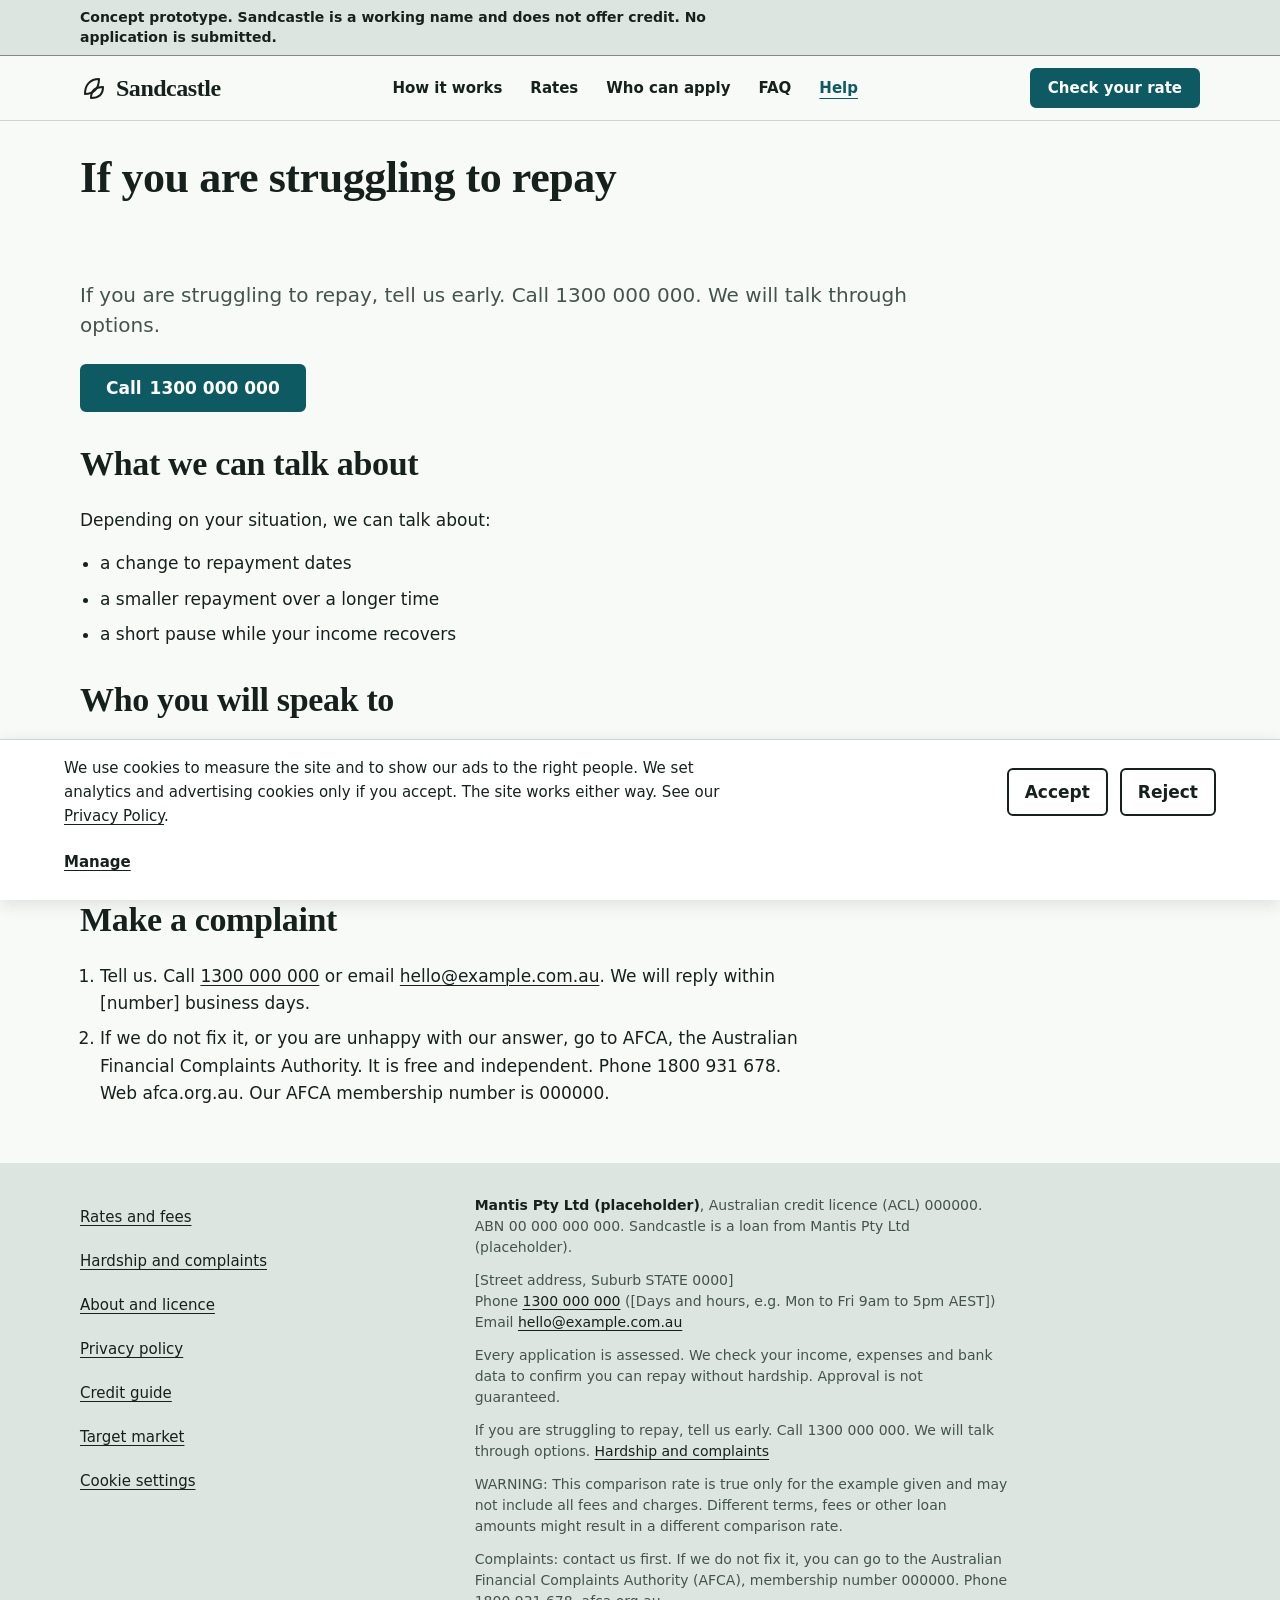
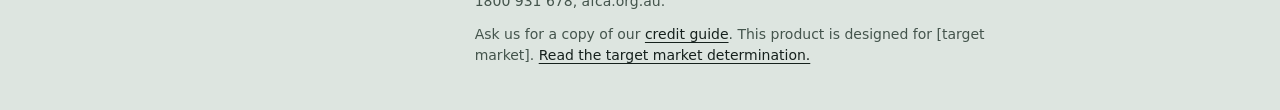
<file: docs/hardship.html>
<!doctype html>
<html lang="en-AU">
<head>
  <meta charset="utf-8">
  <meta name="viewport" content="width=device-width, initial-scale=1, viewport-fit=cover">
  <meta name="robots" content="noindex, nofollow">
  <title>Hardship and complaints | Sandcastle</title>
  <meta name="description" content="Struggling to repay? Call a person. Learn how to make a complaint and how to reach AFCA.">
  <link rel="canonical" href="https://cktc.github.io/sandcastle-site/hardship.html">
  <meta property="og:type" content="website">
  <meta property="og:site_name" content="Sandcastle">
  <meta property="og:title" content="Hardship and complaints | Sandcastle">
  <meta property="og:description" content="Struggling to repay? Call a person. Learn how to make a complaint and how to reach AFCA.">
  <meta property="og:url" content="https://cktc.github.io/sandcastle-site/hardship.html">
  <meta name="twitter:card" content="summary">
  <meta name="referrer" content="strict-origin-when-cross-origin">
  <meta http-equiv="Content-Security-Policy" content="default-src 'self'; script-src 'self' https://connect.facebook.net https://*.googletagmanager.com https://www.googleadservices.com; connect-src 'self' https://www.facebook.com https://*.google-analytics.com https://*.analytics.google.com https://*.googletagmanager.com https://www.google.com https://*.g.doubleclick.net https://www.googleadservices.com https://formspree.io; img-src 'self' data: https://www.facebook.com https://*.google-analytics.com https://*.googletagmanager.com https://www.google.com https://*.g.doubleclick.net https://www.googleadservices.com; style-src 'self' https://fonts.googleapis.com; font-src https://fonts.gstatic.com; base-uri 'self'; form-action 'self' https://formspree.io">
  <link rel="icon" href="data:image/svg+xml,%3Csvg xmlns='http://www.w3.org/2000/svg' viewBox='0 0 64 64'%3E%3Crect width='64' height='64' rx='14' fill='%230E5A63'/%3E%3C/svg%3E">
  <link rel="manifest" href="site.webmanifest">
  <link rel="preconnect" href="https://fonts.googleapis.com">
  <link rel="preconnect" href="https://fonts.gstatic.com" crossorigin>
  <link rel="stylesheet" href="https://fonts.googleapis.com/css2?family=Public+Sans:wght@400;600;700&family=Source+Serif+4:opsz,wght@8..60,600;8..60,700&display=swap">
  <link rel="stylesheet" href="assets/css/tokens.css">
  <link rel="stylesheet" href="assets/css/components.css">
</head>
<body data-track-view="help_page_view">
<a class="skip-link" href="#main">Skip to main content</a>
<div class="proto-banner" role="note" data-testid="prototype-banner"><div class="container"><p>Concept prototype. Sandcastle is a working name and does not offer credit. No application is submitted.</p></div></div>
<header class="site-header">
  <div class="container site-header__inner">
    <a class="wordmark" href="index.html" data-testid="wordmark"><svg class="wordmark__mark" viewBox="0 0 28 28" aria-hidden="true"><path d="M5 20C5 11 10 5 19 5c0 9-5 15-14 15z"/><path d="M11 24c0-7 4-11 12-11 0 7-4 11-12 11z"/></svg><span data-cfg="BRAND_NAME">Sandcastle</span></a>
    <nav id="site-nav" class="site-nav" aria-label="Main"><ul>
      <li><a href="how-it-works.html">How it works</a></li>
      <li><a href="rates.html">Rates</a></li>
      <li><a href="eligibility.html">Who can apply</a></li>
      <li><a href="faq.html">FAQ</a></li>
      <li><a href="hardship.html" aria-current="page">Help</a></li>
    </ul></nav>
    <div class="header-actions">
      <a class="btn btn--primary btn--sm" href="apply.html" data-cta="header-check-rate" data-testid="cta-header">Check your rate</a>
      <button type="button" class="nav-toggle" aria-expanded="false" aria-controls="site-nav" aria-label="Menu" data-testid="nav-toggle"><span class="nav-toggle__bar"></span><span class="nav-toggle__bar"></span><span class="nav-toggle__bar"></span></button>
    </div>
  </div>
</header>
<main id="main" tabindex="-1">
<section class="page-head"><div class="container container--reading">
  <h1>If you are struggling to repay</h1>
</div></section>
<section class="section" data-testid="hardship"><div class="container container--reading prose">
  <p class="lede" data-testid="hardship-notice">If you are struggling to repay, tell us early. Call <span data-cfg="PHONE">1300 000 000</span>. We will talk through options.</p>
  <div class="cta-row"><a class="btn btn--primary" href="tel:1300000000" data-cfg-href="tel:{PHONE_TEL}" data-cta="hardship-call" data-testid="cta-hardship-call">Call <span data-cfg="PHONE">1300 000 000</span></a></div>
  <h2>What we can talk about</h2>
  <p>Depending on your situation, we can talk about:</p>
  <ul>
    <li>a change to repayment dates</li>
    <li>a smaller repayment over a longer time</li>
    <li>a short pause while your income recovers</li>
  </ul>
  <!-- [OPS / VERIFY: counsel] List only what Mantis offers. -->
  <h2>Who you will speak to</h2>
  <p><span data-cfg="HARDSHIP_CONTACT">[Name]</span>, hardship contact. <a href="tel:1300000000" data-cfg-href="tel:{PHONE_TEL}"><span data-cfg="PHONE">1300 000 000</span></a>, <span data-cfg="HOURS">[Days and hours, e.g. Mon to Fri 9am to 5pm AEST]</span>. Email <a href="mailto:hello@example.com.au" data-cfg-href="mailto:{EMAIL}"><span data-cfg="EMAIL">hello@example.com.au</span></a>.</p>
  <!-- [PLACEHOLDER: a named person is a spec requirement (s 8)] -->
  <p>For free financial counselling, call the National Debt Helpline on <span data-cfg="NDH_PHONE">1800 007 007</span> or visit <span data-cfg="NDH_WEB">ndh.org.au</span>. <!-- [verify] --></p>
  <h2>Make a complaint</h2>
  <ol>
    <li>Tell us. Call <a href="tel:1300000000" data-cfg-href="tel:{PHONE_TEL}"><span data-cfg="PHONE">1300 000 000</span></a> or email <a href="mailto:hello@example.com.au" data-cfg-href="mailto:{EMAIL}"><span data-cfg="EMAIL">hello@example.com.au</span></a>. We will reply within <span data-cfg="COMPLAINT_REPLY_TIME">[number] business days</span>. <!-- [PLACEHOLDER days] --></li>
    <li>If we do not fix it, or you are unhappy with our answer, go to AFCA, the Australian Financial Complaints Authority. It is free and independent. Phone <span data-cfg="AFCA_PHONE">1800 931 678</span>. Web <span data-cfg="AFCA_WEB">afca.org.au</span>. Our AFCA membership number is <span data-cfg="AFCA_MEMBER_NO">000000</span>. <!-- [VERIFY: AFCA details before publishing] --></li>
  </ol>
</div></section>
</main>
<footer class="site-footer" data-testid="site-footer">
  <div class="container footer__grid">
    <div class="footer__links">
      <nav aria-label="Footer"><ul>
        <li><a href="rates.html">Rates and fees</a></li>
        <li><a href="hardship.html">Hardship and complaints</a></li>
        <li><a href="about.html">About and licence</a></li>
        <li><a href="privacy.html">Privacy policy</a></li>
        <li><a href="credit-guide.html">Credit guide</a></li>
        <li><a href="tmd.html">Target market</a></li>
        <li><button type="button" data-consent-open data-testid="cookie-settings">Cookie settings</button></li>
      </ul></nav>
    </div>
    <div class="footer__legal">
      <p data-testid="footer-licence"><strong><span data-cfg="LEGAL_ENTITY">Mantis Pty Ltd (placeholder)</span></strong>, Australian credit licence (ACL) <span data-cfg="ACL_NUMBER">000000</span>. ABN <span data-cfg="ABN">00 000 000 000</span>. <span data-cfg="BRAND_NAME">Sandcastle</span> is a loan from <span data-cfg="LEGAL_ENTITY">Mantis Pty Ltd (placeholder)</span>.</p>
      <address><span data-cfg="ADDRESS">[Street address, Suburb STATE 0000]</span><br>Phone <a href="tel:1300000000" data-cfg-href="tel:{PHONE_TEL}"><span data-cfg="PHONE">1300 000 000</span></a> (<span data-cfg="HOURS">[Days and hours, e.g. Mon to Fri 9am to 5pm AEST]</span>)<br>Email <a href="mailto:hello@example.com.au" data-cfg-href="mailto:{EMAIL}"><span data-cfg="EMAIL">hello@example.com.au</span></a></address>
      <p data-testid="footer-assessment">Every application is assessed. We check your income, expenses and bank data to confirm you can repay without hardship. Approval is not guaranteed.</p>
      <p data-testid="footer-hardship">If you are struggling to repay, tell us early. Call <span data-cfg="PHONE">1300 000 000</span>. We will talk through options. <a href="hardship.html">Hardship and complaints</a></p>
      <p data-testid="footer-warning">WARNING: This comparison rate is true only for the example given and may not include all fees and charges. Different terms, fees or other loan amounts might result in a different comparison rate.</p>
      <p data-testid="footer-afca">Complaints: contact us first. If we do not fix it, you can go to the Australian Financial Complaints Authority (AFCA), membership number <span data-cfg="AFCA_MEMBER_NO">000000</span>. Phone <span data-cfg="AFCA_PHONE">1800 931 678</span>, <span data-cfg="AFCA_WEB">afca.org.au</span>. <!-- [VERIFY: AFCA details before publishing] --></p>
      <p data-testid="footer-tmd">Ask us for a copy of our <a href="credit-guide.html">credit guide</a>. This product is designed for [target market]. <a href="tmd.html">Read the target market determination.</a> <!-- [PLACEHOLDER: target market text from the final TMD; VERIFY: counsel] --></p>
    </div>
  </div>
</footer>
<div class="consent" role="dialog" aria-label="Cookies" data-consent-banner data-testid="consent-banner" hidden>
  <div class="consent__inner">
    <p>We use cookies to measure the site and to show our ads to the right people. We set analytics and advertising cookies only if you accept. The site works either way. See our <a href="privacy.html">Privacy Policy</a>.</p>
    <!-- [VERIFY: counsel] consent wording -->
    <div class="consent__buttons">
      <button type="button" class="btn btn--secondary" data-consent="accept" data-testid="consent-accept">Accept</button>
      <button type="button" class="btn btn--secondary" data-consent="reject" data-testid="consent-reject">Reject</button>
    </div>
    <button type="button" class="consent__manage" data-consent="manage" aria-expanded="false" data-testid="consent-manage">Manage</button>
    <div class="consent__prefs" data-consent-prefs hidden>
      <div class="check"><input type="checkbox" id="consent-analytics"><label for="consent-analytics">Analytics</label></div>
      <div class="check"><input type="checkbox" id="consent-ads"><label for="consent-ads">Advertising</label></div>
      <button type="button" class="btn btn--secondary" data-consent="save" data-testid="consent-save">Save choices</button>
    </div>
  </div>
</div>
<script src="assets/js/config.js" defer></script>
<script src="assets/js/analytics.js" defer></script>
</body>
</html>
</file>
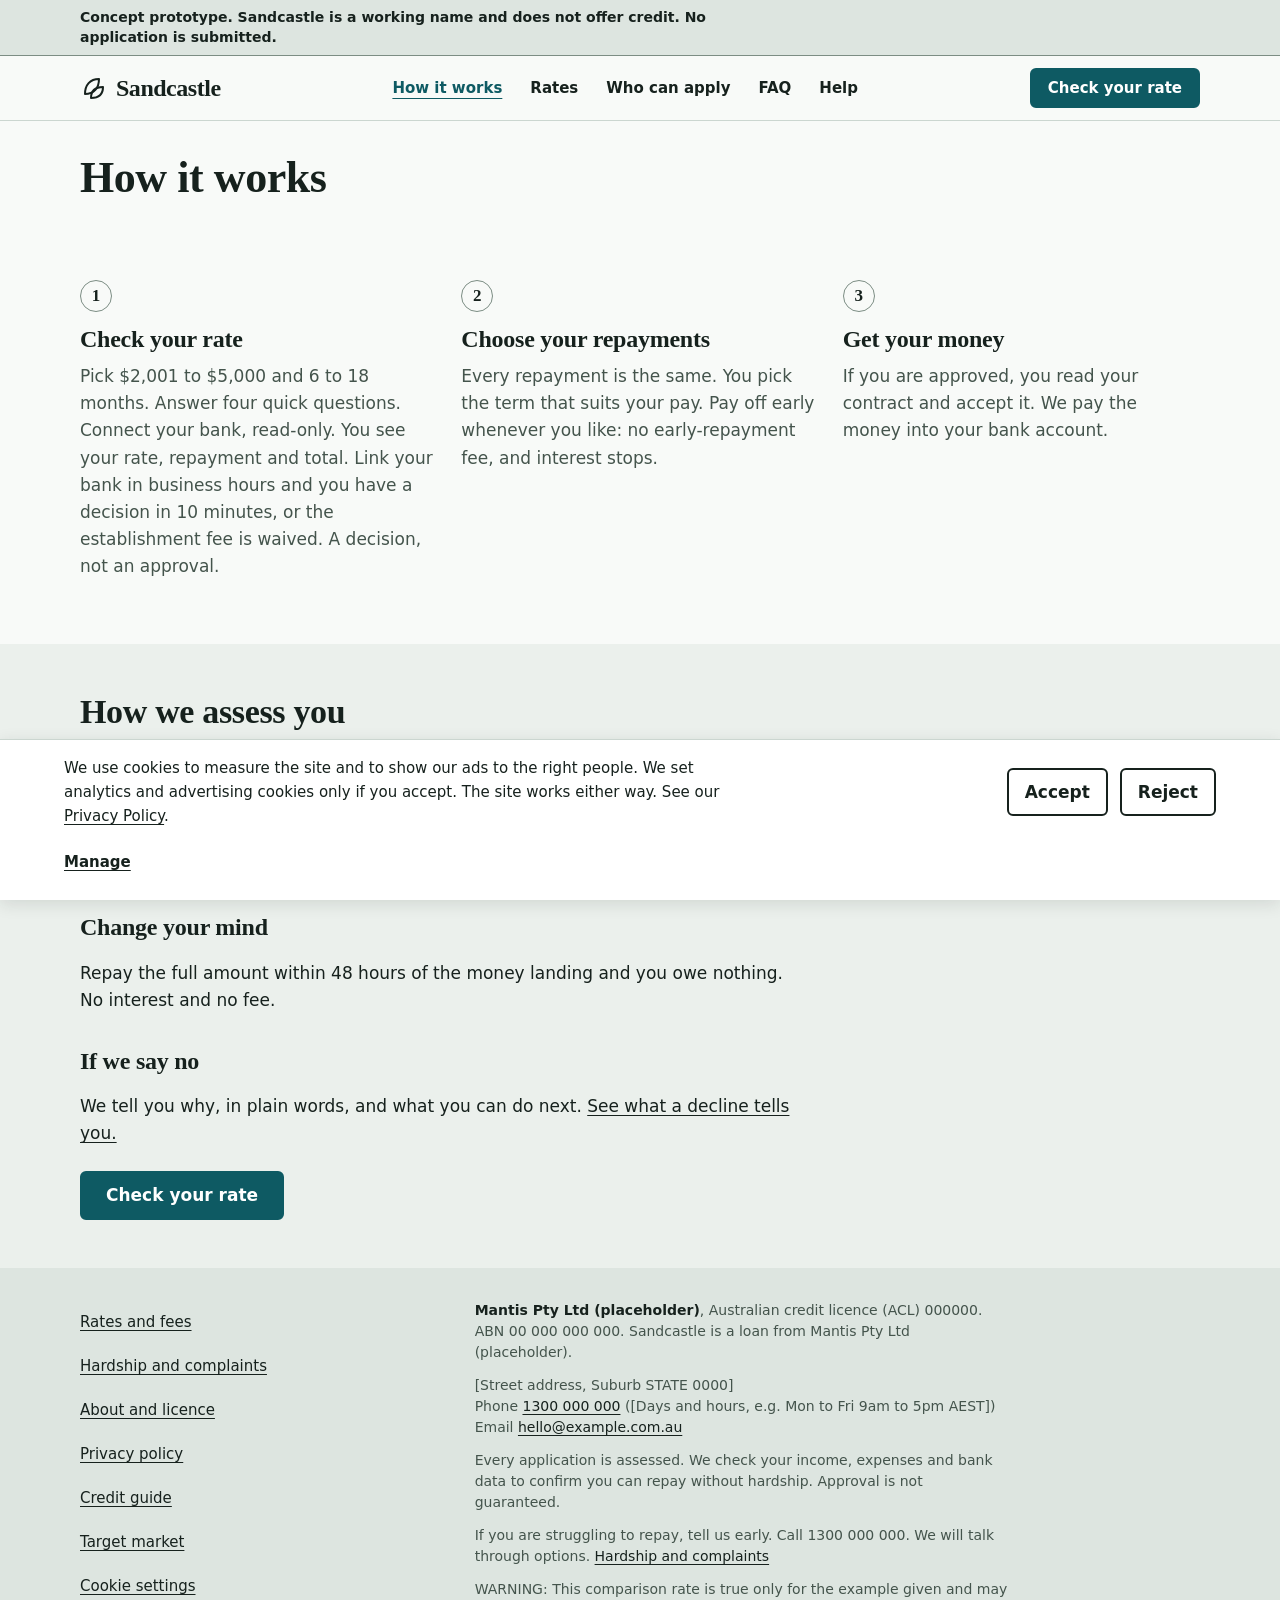
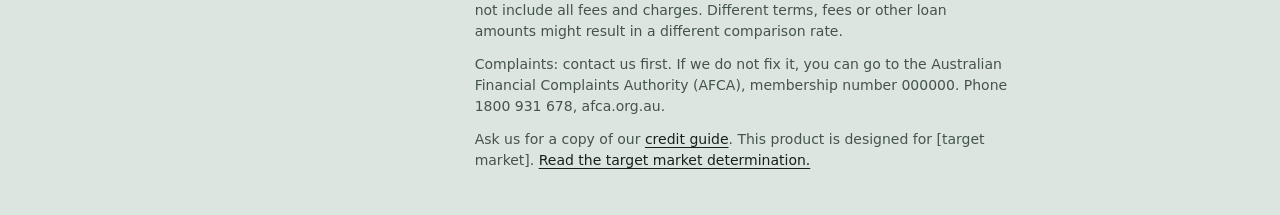
<file: docs/how-it-works.html>
<!doctype html>
<html lang="en-AU">
<head>
  <meta charset="utf-8">
  <meta name="viewport" content="width=device-width, initial-scale=1, viewport-fit=cover">
  <meta name="robots" content="noindex, nofollow">
  <title>How a Sandcastle loan works in three steps</title>
  <meta name="description" content="Check your rate, choose your repayments, get your money. See how the bank link works and what a decline tells you.">
  <link rel="canonical" href="https://cktc.github.io/sandcastle-site/how-it-works.html">
  <meta property="og:type" content="website">
  <meta property="og:site_name" content="Sandcastle">
  <meta property="og:title" content="How a Sandcastle loan works in three steps">
  <meta property="og:description" content="Check your rate, choose your repayments, get your money. See how the bank link works and what a decline tells you.">
  <meta property="og:url" content="https://cktc.github.io/sandcastle-site/how-it-works.html">
  <meta name="twitter:card" content="summary">
  <meta name="referrer" content="strict-origin-when-cross-origin">
  <meta http-equiv="Content-Security-Policy" content="default-src 'self'; script-src 'self' https://connect.facebook.net https://*.googletagmanager.com https://www.googleadservices.com; connect-src 'self' https://www.facebook.com https://*.google-analytics.com https://*.analytics.google.com https://*.googletagmanager.com https://www.google.com https://*.g.doubleclick.net https://www.googleadservices.com https://formspree.io; img-src 'self' data: https://www.facebook.com https://*.google-analytics.com https://*.googletagmanager.com https://www.google.com https://*.g.doubleclick.net https://www.googleadservices.com; style-src 'self' https://fonts.googleapis.com; font-src https://fonts.gstatic.com; base-uri 'self'; form-action 'self' https://formspree.io">
  <link rel="icon" href="data:image/svg+xml,%3Csvg xmlns='http://www.w3.org/2000/svg' viewBox='0 0 64 64'%3E%3Crect width='64' height='64' rx='14' fill='%230E5A63'/%3E%3C/svg%3E">
  <link rel="manifest" href="site.webmanifest">
  <link rel="preconnect" href="https://fonts.googleapis.com">
  <link rel="preconnect" href="https://fonts.gstatic.com" crossorigin>
  <link rel="stylesheet" href="https://fonts.googleapis.com/css2?family=Public+Sans:wght@400;600;700&family=Source+Serif+4:opsz,wght@8..60,600;8..60,700&display=swap">
  <link rel="stylesheet" href="assets/css/tokens.css">
  <link rel="stylesheet" href="assets/css/components.css">
</head>
<body>
<a class="skip-link" href="#main">Skip to main content</a>
<div class="proto-banner" role="note" data-testid="prototype-banner"><div class="container"><p>Concept prototype. Sandcastle is a working name and does not offer credit. No application is submitted.</p></div></div>
<header class="site-header">
  <div class="container site-header__inner">
    <a class="wordmark" href="index.html" data-testid="wordmark"><svg class="wordmark__mark" viewBox="0 0 28 28" aria-hidden="true"><path d="M5 20C5 11 10 5 19 5c0 9-5 15-14 15z"/><path d="M11 24c0-7 4-11 12-11 0 7-4 11-12 11z"/></svg><span data-cfg="BRAND_NAME">Sandcastle</span></a>
    <nav id="site-nav" class="site-nav" aria-label="Main"><ul>
      <li><a href="how-it-works.html" aria-current="page">How it works</a></li>
      <li><a href="rates.html">Rates</a></li>
      <li><a href="eligibility.html">Who can apply</a></li>
      <li><a href="faq.html">FAQ</a></li>
      <li><a href="hardship.html">Help</a></li>
    </ul></nav>
    <div class="header-actions">
      <a class="btn btn--primary btn--sm" href="apply.html" data-cta="header-check-rate" data-testid="cta-header">Check your rate</a>
      <button type="button" class="nav-toggle" aria-expanded="false" aria-controls="site-nav" aria-label="Menu" data-testid="nav-toggle"><span class="nav-toggle__bar"></span><span class="nav-toggle__bar"></span><span class="nav-toggle__bar"></span></button>
    </div>
  </div>
</header>
<main id="main" tabindex="-1">
<section class="page-head"><div class="container container--reading">
  <h1>How it works</h1>
</div></section>
<section class="section"><div class="container">
  <ol class="steps" data-testid="steps">
    <li class="step"><span class="step__num" aria-hidden="true">1</span><h2 class="step__title">Check your rate</h2><p class="step__text">Pick $2,001 to $5,000 and 6 to 18 months. Answer four quick questions. Connect your bank, read-only. You see your rate, repayment and total. Link your bank in business hours and you have a decision in <span data-cfg="DECISION_PROMISE_MINUTES">10</span> minutes, or the establishment fee is waived. A decision, not an approval.</p></li>
    <li class="step"><span class="step__num" aria-hidden="true">2</span><h2 class="step__title">Choose your repayments</h2><p class="step__text">Every repayment is the same. You pick the term that suits your pay. Pay off early whenever you like: no early-repayment fee, and interest stops.</p></li>
    <li class="step"><span class="step__num" aria-hidden="true">3</span><h2 class="step__title">Get your money</h2><p class="step__text">If you are approved, you read your contract and accept it. We pay the money into your bank account.</p><!-- No funding-time claim (offer canvas s 4: promise the decision, not the money). FUNDS_TIME stays in config.js unused until Mantis measures it. --></li>
  </ol>
</div></section>
<section class="section section--alt"><div class="container container--reading prose">
  <h2>How we assess you</h2>
  <p data-testid="responsible-lending">Every application is assessed. We check your income, expenses and bank data to confirm you can repay without hardship. Approval is not guaranteed.</p>
  <p>Your rate is set from your income and spending, and your credit history where we use it.</p>
  <!-- [OPS / open item 6: Mantis must confirm exactly what it uses] -->
  <h3>Change your mind</h3>
  <p>Repay the full amount within <span data-cfg="CHANGE_OF_MIND_HOURS">48</span> hours of the money landing and you owe nothing. No interest and no fee.</p>
  <!-- [VERIFY: counsel] against the contract's termination and early-payout clauses -->
  <h3>If we say no</h3>
  <p>We tell you why, in plain words, and what you can do next. <a href="eligibility.html#decline">See what a decline tells you.</a></p>
  <!-- [OPS] -->
  <div class="cta-row"><a class="btn btn--primary" href="apply.html" data-cta="how-start" data-testid="cta-how-start">Check your rate</a></div>
</div></section>
</main>
<footer class="site-footer" data-testid="site-footer">
  <div class="container footer__grid">
    <div class="footer__links">
      <nav aria-label="Footer"><ul>
        <li><a href="rates.html">Rates and fees</a></li>
        <li><a href="hardship.html">Hardship and complaints</a></li>
        <li><a href="about.html">About and licence</a></li>
        <li><a href="privacy.html">Privacy policy</a></li>
        <li><a href="credit-guide.html">Credit guide</a></li>
        <li><a href="tmd.html">Target market</a></li>
        <li><button type="button" data-consent-open data-testid="cookie-settings">Cookie settings</button></li>
      </ul></nav>
    </div>
    <div class="footer__legal">
      <p data-testid="footer-licence"><strong><span data-cfg="LEGAL_ENTITY">Mantis Pty Ltd (placeholder)</span></strong>, Australian credit licence (ACL) <span data-cfg="ACL_NUMBER">000000</span>. ABN <span data-cfg="ABN">00 000 000 000</span>. <span data-cfg="BRAND_NAME">Sandcastle</span> is a loan from <span data-cfg="LEGAL_ENTITY">Mantis Pty Ltd (placeholder)</span>.</p>
      <address><span data-cfg="ADDRESS">[Street address, Suburb STATE 0000]</span><br>Phone <a href="tel:1300000000" data-cfg-href="tel:{PHONE_TEL}"><span data-cfg="PHONE">1300 000 000</span></a> (<span data-cfg="HOURS">[Days and hours, e.g. Mon to Fri 9am to 5pm AEST]</span>)<br>Email <a href="mailto:hello@example.com.au" data-cfg-href="mailto:{EMAIL}"><span data-cfg="EMAIL">hello@example.com.au</span></a></address>
      <p data-testid="footer-assessment">Every application is assessed. We check your income, expenses and bank data to confirm you can repay without hardship. Approval is not guaranteed.</p>
      <p data-testid="footer-hardship">If you are struggling to repay, tell us early. Call <span data-cfg="PHONE">1300 000 000</span>. We will talk through options. <a href="hardship.html">Hardship and complaints</a></p>
      <p data-testid="footer-warning">WARNING: This comparison rate is true only for the example given and may not include all fees and charges. Different terms, fees or other loan amounts might result in a different comparison rate.</p>
      <p data-testid="footer-afca">Complaints: contact us first. If we do not fix it, you can go to the Australian Financial Complaints Authority (AFCA), membership number <span data-cfg="AFCA_MEMBER_NO">000000</span>. Phone <span data-cfg="AFCA_PHONE">1800 931 678</span>, <span data-cfg="AFCA_WEB">afca.org.au</span>. <!-- [VERIFY: AFCA details before publishing] --></p>
      <p data-testid="footer-tmd">Ask us for a copy of our <a href="credit-guide.html">credit guide</a>. This product is designed for [target market]. <a href="tmd.html">Read the target market determination.</a> <!-- [PLACEHOLDER: target market text from the final TMD; VERIFY: counsel] --></p>
    </div>
  </div>
</footer>
<div class="consent" role="dialog" aria-label="Cookies" data-consent-banner data-testid="consent-banner" hidden>
  <div class="consent__inner">
    <p>We use cookies to measure the site and to show our ads to the right people. We set analytics and advertising cookies only if you accept. The site works either way. See our <a href="privacy.html">Privacy Policy</a>.</p>
    <!-- [VERIFY: counsel] consent wording -->
    <div class="consent__buttons">
      <button type="button" class="btn btn--secondary" data-consent="accept" data-testid="consent-accept">Accept</button>
      <button type="button" class="btn btn--secondary" data-consent="reject" data-testid="consent-reject">Reject</button>
    </div>
    <button type="button" class="consent__manage" data-consent="manage" aria-expanded="false" data-testid="consent-manage">Manage</button>
    <div class="consent__prefs" data-consent-prefs hidden>
      <div class="check"><input type="checkbox" id="consent-analytics"><label for="consent-analytics">Analytics</label></div>
      <div class="check"><input type="checkbox" id="consent-ads"><label for="consent-ads">Advertising</label></div>
      <button type="button" class="btn btn--secondary" data-consent="save" data-testid="consent-save">Save choices</button>
    </div>
  </div>
</div>
<script src="assets/js/config.js" defer></script>
<script src="assets/js/analytics.js" defer></script>
</body>
</html>
</file>
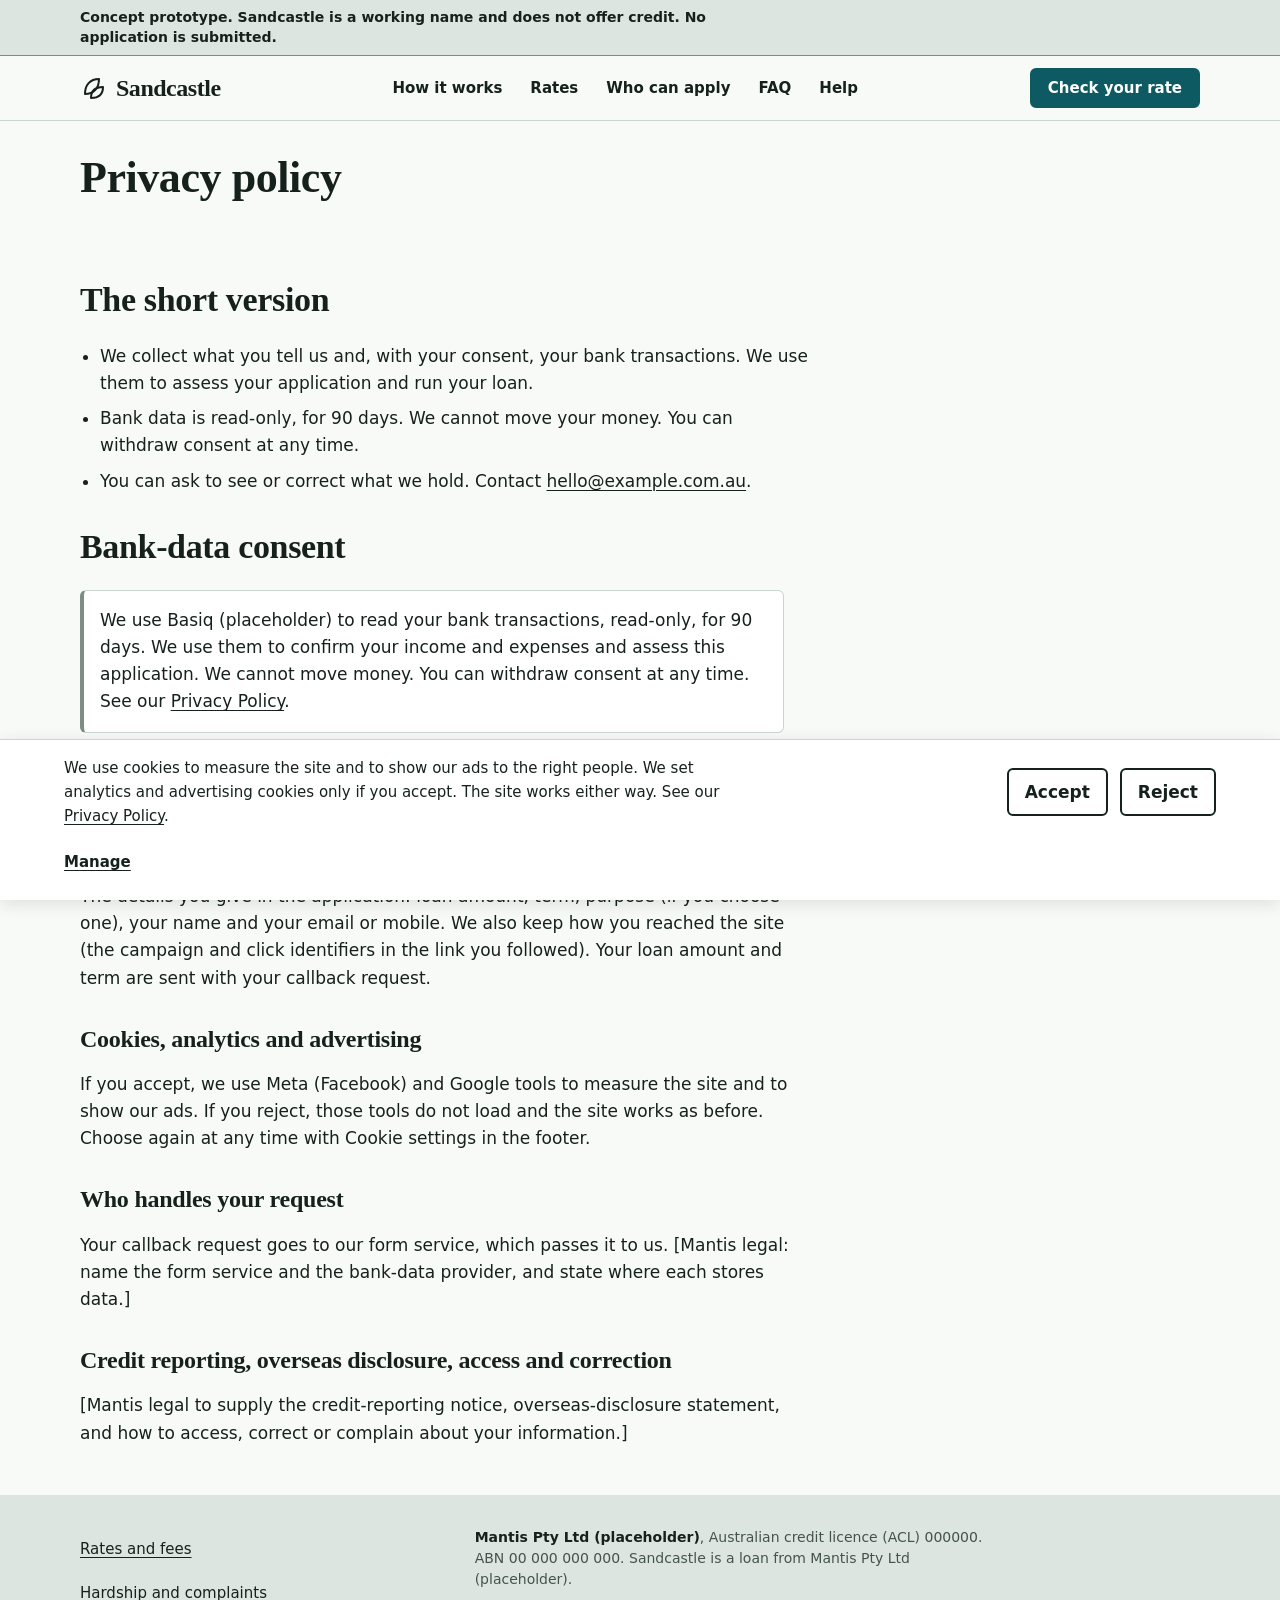
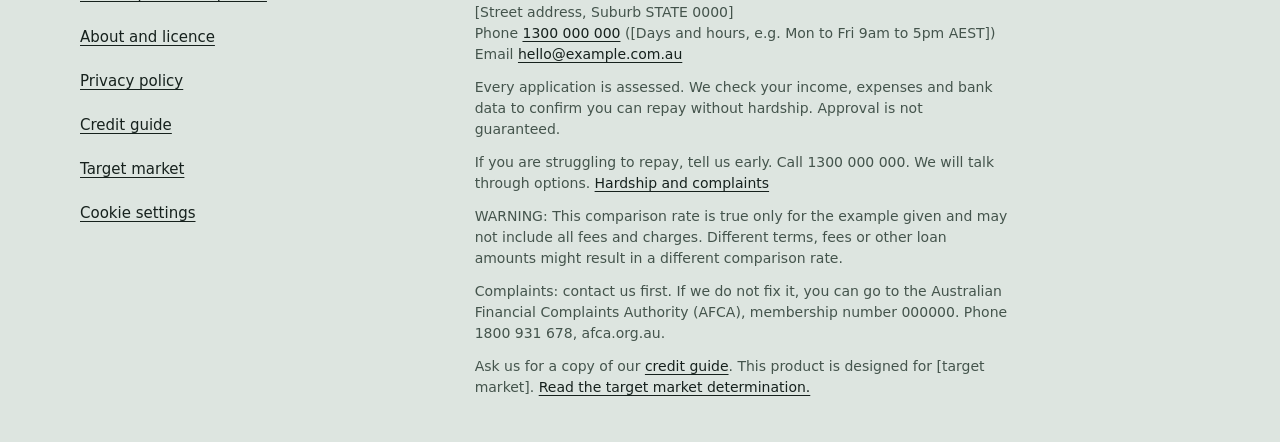
<file: docs/privacy.html>
<!doctype html>
<html lang="en-AU">
<head>
  <meta charset="utf-8">
  <meta name="viewport" content="width=device-width, initial-scale=1, viewport-fit=cover">
  <meta name="robots" content="noindex, nofollow">
  <title>Privacy policy | Sandcastle</title>
  <meta name="description" content="What we collect, how we use your bank data, who sees it, and how to access or correct it.">
  <link rel="canonical" href="https://cktc.github.io/sandcastle-site/privacy.html">
  <meta property="og:type" content="website">
  <meta property="og:site_name" content="Sandcastle">
  <meta property="og:title" content="Privacy policy | Sandcastle">
  <meta property="og:description" content="What we collect, how we use your bank data, who sees it, and how to access or correct it.">
  <meta property="og:url" content="https://cktc.github.io/sandcastle-site/privacy.html">
  <meta name="twitter:card" content="summary">
  <meta name="referrer" content="strict-origin-when-cross-origin">
  <meta http-equiv="Content-Security-Policy" content="default-src 'self'; script-src 'self' https://connect.facebook.net https://*.googletagmanager.com https://www.googleadservices.com; connect-src 'self' https://www.facebook.com https://*.google-analytics.com https://*.analytics.google.com https://*.googletagmanager.com https://www.google.com https://*.g.doubleclick.net https://www.googleadservices.com https://formspree.io; img-src 'self' data: https://www.facebook.com https://*.google-analytics.com https://*.googletagmanager.com https://www.google.com https://*.g.doubleclick.net https://www.googleadservices.com; style-src 'self' https://fonts.googleapis.com; font-src https://fonts.gstatic.com; base-uri 'self'; form-action 'self' https://formspree.io">
  <link rel="icon" href="data:image/svg+xml,%3Csvg xmlns='http://www.w3.org/2000/svg' viewBox='0 0 64 64'%3E%3Crect width='64' height='64' rx='14' fill='%230E5A63'/%3E%3C/svg%3E">
  <link rel="manifest" href="site.webmanifest">
  <link rel="preconnect" href="https://fonts.googleapis.com">
  <link rel="preconnect" href="https://fonts.gstatic.com" crossorigin>
  <link rel="stylesheet" href="https://fonts.googleapis.com/css2?family=Public+Sans:wght@400;600;700&family=Source+Serif+4:opsz,wght@8..60,600;8..60,700&display=swap">
  <link rel="stylesheet" href="assets/css/tokens.css">
  <link rel="stylesheet" href="assets/css/components.css">
</head>
<body>
<a class="skip-link" href="#main">Skip to main content</a>
<div class="proto-banner" role="note" data-testid="prototype-banner"><div class="container"><p>Concept prototype. Sandcastle is a working name and does not offer credit. No application is submitted.</p></div></div>
<header class="site-header">
  <div class="container site-header__inner">
    <a class="wordmark" href="index.html" data-testid="wordmark"><svg class="wordmark__mark" viewBox="0 0 28 28" aria-hidden="true"><path d="M5 20C5 11 10 5 19 5c0 9-5 15-14 15z"/><path d="M11 24c0-7 4-11 12-11 0 7-4 11-12 11z"/></svg><span data-cfg="BRAND_NAME">Sandcastle</span></a>
    <nav id="site-nav" class="site-nav" aria-label="Main"><ul>
      <li><a href="how-it-works.html">How it works</a></li>
      <li><a href="rates.html">Rates</a></li>
      <li><a href="eligibility.html">Who can apply</a></li>
      <li><a href="faq.html">FAQ</a></li>
      <li><a href="hardship.html">Help</a></li>
    </ul></nav>
    <div class="header-actions">
      <a class="btn btn--primary btn--sm" href="apply.html" data-cta="header-check-rate" data-testid="cta-header">Check your rate</a>
      <button type="button" class="nav-toggle" aria-expanded="false" aria-controls="site-nav" aria-label="Menu" data-testid="nav-toggle"><span class="nav-toggle__bar"></span><span class="nav-toggle__bar"></span><span class="nav-toggle__bar"></span></button>
    </div>
  </div>
</header>
<main id="main" tabindex="-1">
<section class="page-head"><div class="container container--reading">
  <h1>Privacy policy</h1>
</div></section>
<section class="section" data-testid="privacy"><div class="container container--reading prose">
  <h2>The short version</h2>
  <ul>
    <li>We collect what you tell us and, with your consent, your bank transactions. We use them to assess your application and run your loan.</li>
    <li>Bank data is read-only, for 90 days. We cannot move your money. You can withdraw consent at any time.</li>
    <li>You can ask to see or correct what we hold. Contact <a href="mailto:hello@example.com.au" data-cfg-href="mailto:{EMAIL}"><span data-cfg="EMAIL">hello@example.com.au</span></a>.</li>
  </ul>
  <h2 id="bank-data-consent">Bank-data consent</h2>
  <div class="callout" data-testid="bank-consent-text"><p>We use <span data-cfg="PROVIDER">Basiq (placeholder)</span> to read your bank transactions, read-only, for 90 days. We use them to confirm your income and expenses and assess this application. We cannot move money. You can withdraw consent at any time. See our <a href="privacy.html">Privacy Policy</a>.</p></div>
  <!-- [VERIFY: counsel] provider accreditation and wording (spec s 3, open item 9) -->
  <h2>The full policy</h2>
  <!-- [Mantis legal to supply; VERIFY: counsel] APP, credit-reporting and overseas-disclosure notices. The headings below are a frame only. -->
  <h3>What we collect</h3>
  <p>The details you give in the application: loan amount, term, purpose (if you choose one), your name and your email or mobile. We also keep how you reached the site (the campaign and click identifiers in the link you followed). Your loan amount and term are sent with your callback request.</p>
  <h3>Cookies, analytics and advertising</h3>
  <p>If you accept, we use Meta (Facebook) and Google tools to measure the site and to show our ads. If you reject, those tools do not load and the site works as before. Choose again at any time with Cookie settings in the footer.</p>
  <h3>Who handles your request</h3>
  <p>Your callback request goes to our form service, which passes it to us. [Mantis legal: name the form service and the bank-data provider, and state where each stores data.]</p>
  <h3>Credit reporting, overseas disclosure, access and correction</h3>
  <p>[Mantis legal to supply the credit-reporting notice, overseas-disclosure statement, and how to access, correct or complain about your information.]</p>
</div></section>
</main>
<footer class="site-footer" data-testid="site-footer">
  <div class="container footer__grid">
    <div class="footer__links">
      <nav aria-label="Footer"><ul>
        <li><a href="rates.html">Rates and fees</a></li>
        <li><a href="hardship.html">Hardship and complaints</a></li>
        <li><a href="about.html">About and licence</a></li>
        <li><a href="privacy.html">Privacy policy</a></li>
        <li><a href="credit-guide.html">Credit guide</a></li>
        <li><a href="tmd.html">Target market</a></li>
        <li><button type="button" data-consent-open data-testid="cookie-settings">Cookie settings</button></li>
      </ul></nav>
    </div>
    <div class="footer__legal">
      <p data-testid="footer-licence"><strong><span data-cfg="LEGAL_ENTITY">Mantis Pty Ltd (placeholder)</span></strong>, Australian credit licence (ACL) <span data-cfg="ACL_NUMBER">000000</span>. ABN <span data-cfg="ABN">00 000 000 000</span>. <span data-cfg="BRAND_NAME">Sandcastle</span> is a loan from <span data-cfg="LEGAL_ENTITY">Mantis Pty Ltd (placeholder)</span>.</p>
      <address><span data-cfg="ADDRESS">[Street address, Suburb STATE 0000]</span><br>Phone <a href="tel:1300000000" data-cfg-href="tel:{PHONE_TEL}"><span data-cfg="PHONE">1300 000 000</span></a> (<span data-cfg="HOURS">[Days and hours, e.g. Mon to Fri 9am to 5pm AEST]</span>)<br>Email <a href="mailto:hello@example.com.au" data-cfg-href="mailto:{EMAIL}"><span data-cfg="EMAIL">hello@example.com.au</span></a></address>
      <p data-testid="footer-assessment">Every application is assessed. We check your income, expenses and bank data to confirm you can repay without hardship. Approval is not guaranteed.</p>
      <p data-testid="footer-hardship">If you are struggling to repay, tell us early. Call <span data-cfg="PHONE">1300 000 000</span>. We will talk through options. <a href="hardship.html">Hardship and complaints</a></p>
      <p data-testid="footer-warning">WARNING: This comparison rate is true only for the example given and may not include all fees and charges. Different terms, fees or other loan amounts might result in a different comparison rate.</p>
      <p data-testid="footer-afca">Complaints: contact us first. If we do not fix it, you can go to the Australian Financial Complaints Authority (AFCA), membership number <span data-cfg="AFCA_MEMBER_NO">000000</span>. Phone <span data-cfg="AFCA_PHONE">1800 931 678</span>, <span data-cfg="AFCA_WEB">afca.org.au</span>. <!-- [VERIFY: AFCA details before publishing] --></p>
      <p data-testid="footer-tmd">Ask us for a copy of our <a href="credit-guide.html">credit guide</a>. This product is designed for [target market]. <a href="tmd.html">Read the target market determination.</a> <!-- [PLACEHOLDER: target market text from the final TMD; VERIFY: counsel] --></p>
    </div>
  </div>
</footer>
<div class="consent" role="dialog" aria-label="Cookies" data-consent-banner data-testid="consent-banner" hidden>
  <div class="consent__inner">
    <p>We use cookies to measure the site and to show our ads to the right people. We set analytics and advertising cookies only if you accept. The site works either way. See our <a href="privacy.html">Privacy Policy</a>.</p>
    <!-- [VERIFY: counsel] consent wording -->
    <div class="consent__buttons">
      <button type="button" class="btn btn--secondary" data-consent="accept" data-testid="consent-accept">Accept</button>
      <button type="button" class="btn btn--secondary" data-consent="reject" data-testid="consent-reject">Reject</button>
    </div>
    <button type="button" class="consent__manage" data-consent="manage" aria-expanded="false" data-testid="consent-manage">Manage</button>
    <div class="consent__prefs" data-consent-prefs hidden>
      <div class="check"><input type="checkbox" id="consent-analytics"><label for="consent-analytics">Analytics</label></div>
      <div class="check"><input type="checkbox" id="consent-ads"><label for="consent-ads">Advertising</label></div>
      <button type="button" class="btn btn--secondary" data-consent="save" data-testid="consent-save">Save choices</button>
    </div>
  </div>
</div>
<script src="assets/js/config.js" defer></script>
<script src="assets/js/analytics.js" defer></script>
</body>
</html>
</file>
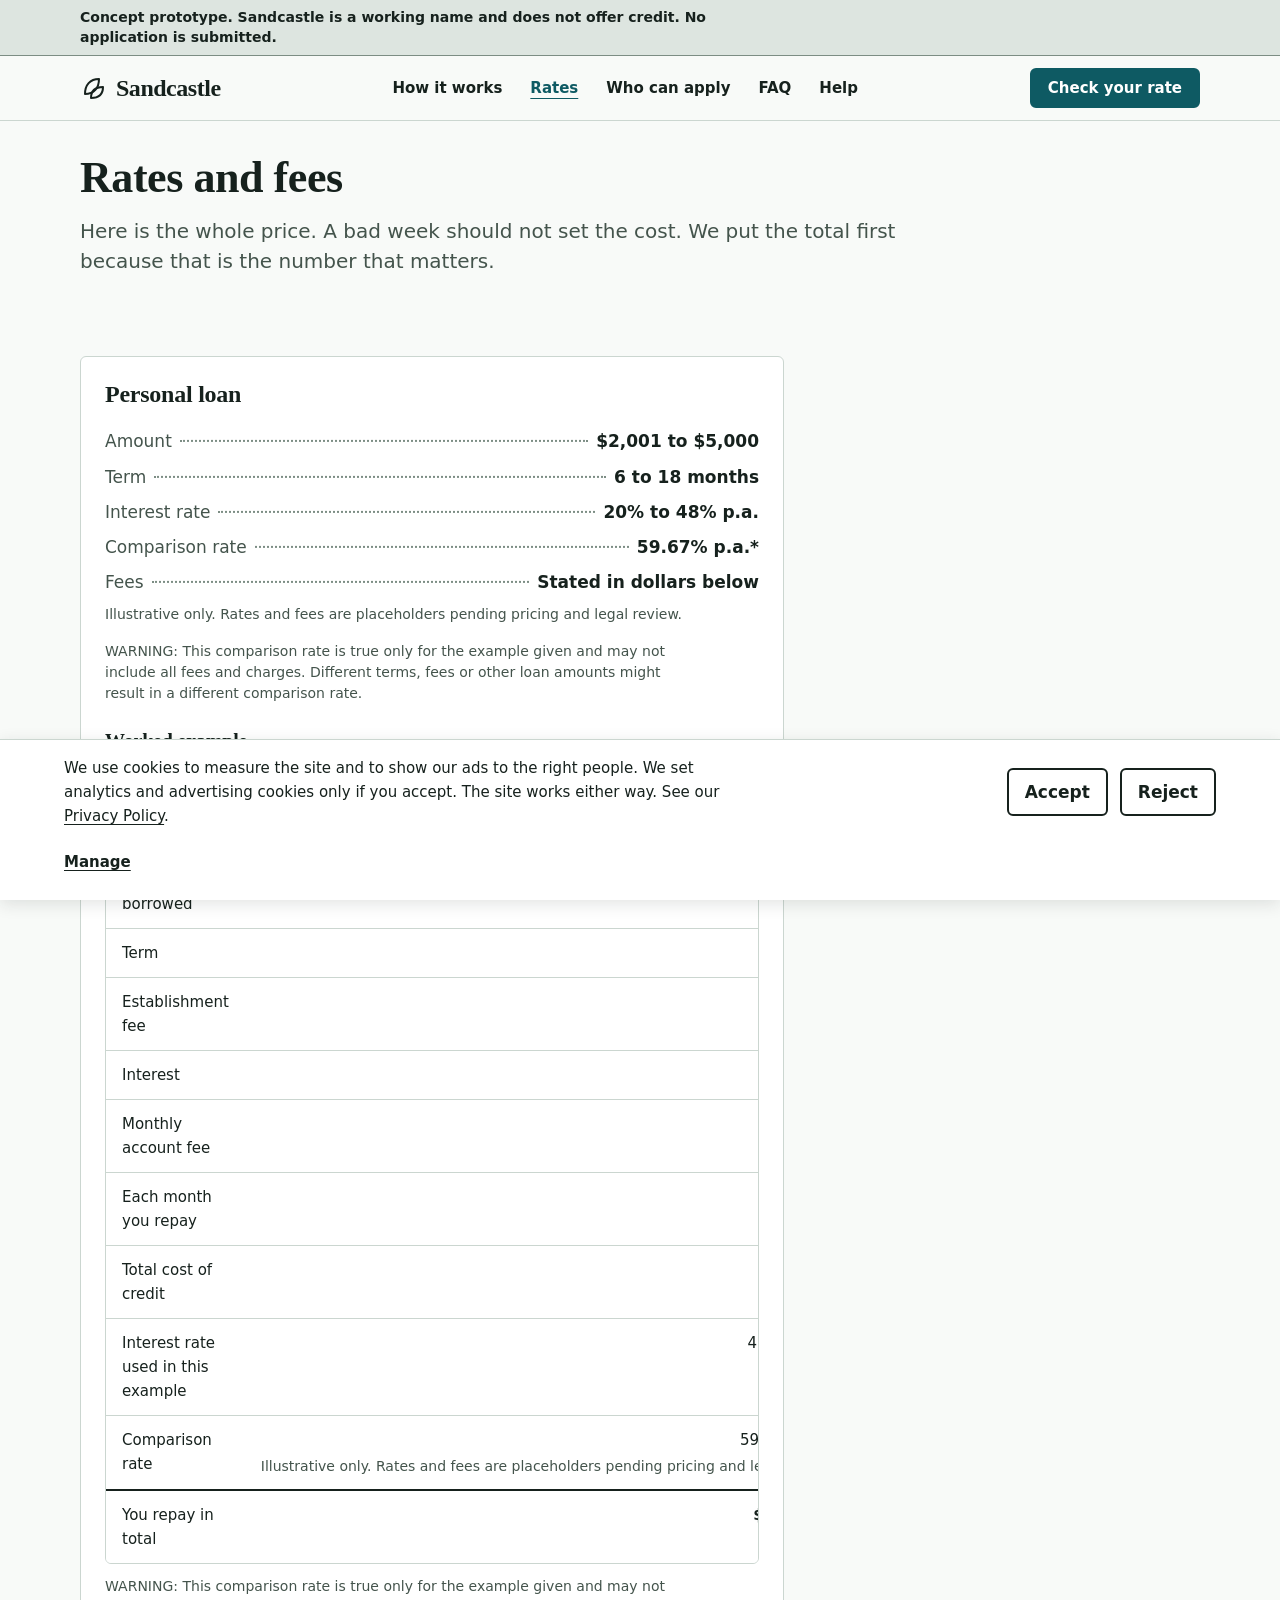
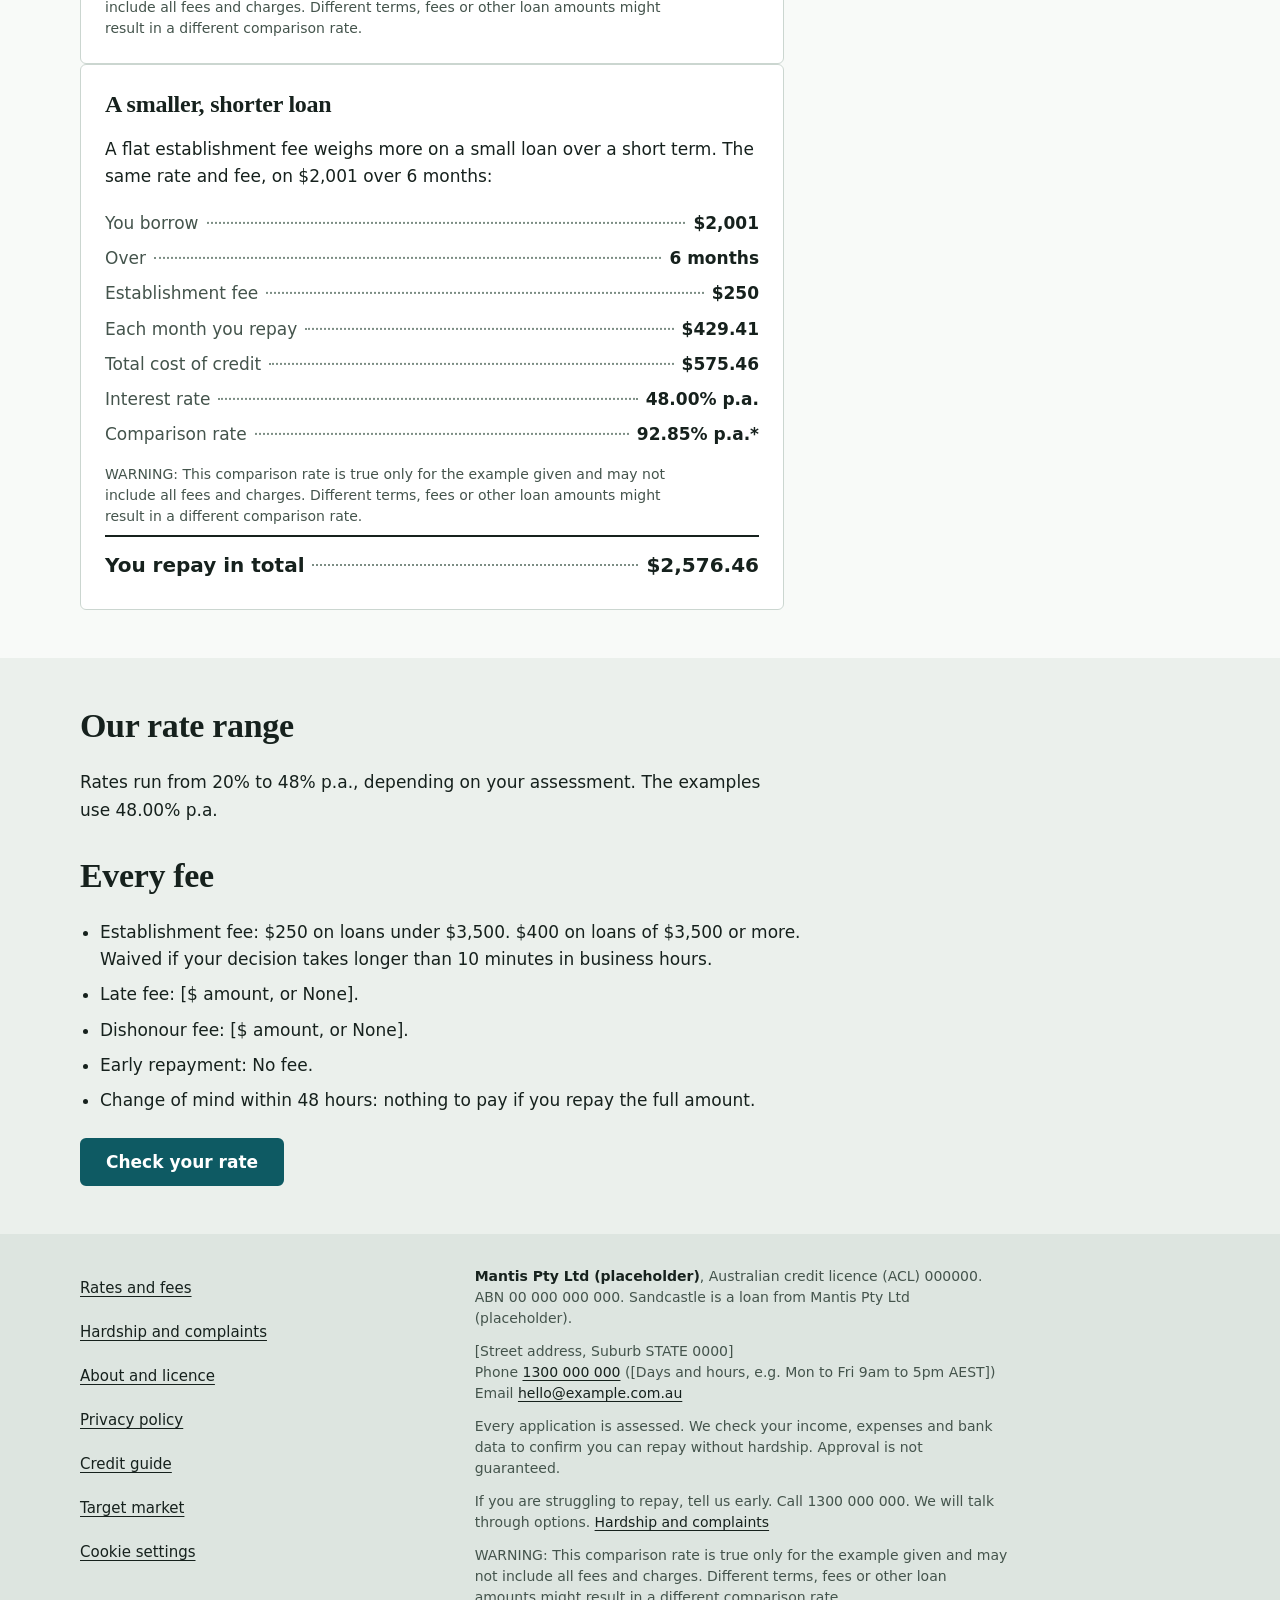
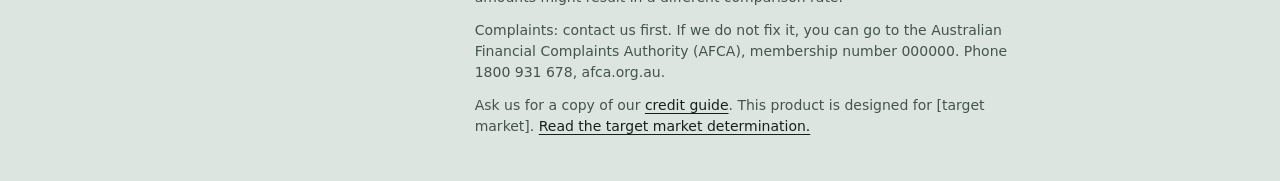
<file: docs/rates.html>
<!doctype html>
<html lang="en-AU">
<head>
  <meta charset="utf-8">
  <meta name="viewport" content="width=device-width, initial-scale=1, viewport-fit=cover">
  <meta name="robots" content="noindex, nofollow">
  <title>Rates and fees: see every dollar | Sandcastle</title>
  <meta name="description" content="Full rate card, a worked example and the comparison rate. Rates 20% to 48% p.a. No early-repayment fee.">
  <link rel="canonical" href="https://cktc.github.io/sandcastle-site/rates.html">
  <meta property="og:type" content="website">
  <meta property="og:site_name" content="Sandcastle">
  <meta property="og:title" content="Rates and fees: see every dollar | Sandcastle">
  <meta property="og:description" content="Full rate card, a worked example and the comparison rate. Rates 20% to 48% p.a. No early-repayment fee.">
  <meta property="og:url" content="https://cktc.github.io/sandcastle-site/rates.html">
  <meta name="twitter:card" content="summary">
  <meta name="referrer" content="strict-origin-when-cross-origin">
  <meta http-equiv="Content-Security-Policy" content="default-src 'self'; script-src 'self' https://connect.facebook.net https://*.googletagmanager.com https://www.googleadservices.com; connect-src 'self' https://www.facebook.com https://*.google-analytics.com https://*.analytics.google.com https://*.googletagmanager.com https://www.google.com https://*.g.doubleclick.net https://www.googleadservices.com https://formspree.io; img-src 'self' data: https://www.facebook.com https://*.google-analytics.com https://*.googletagmanager.com https://www.google.com https://*.g.doubleclick.net https://www.googleadservices.com; style-src 'self' https://fonts.googleapis.com; font-src https://fonts.gstatic.com; base-uri 'self'; form-action 'self' https://formspree.io">
  <link rel="icon" href="data:image/svg+xml,%3Csvg xmlns='http://www.w3.org/2000/svg' viewBox='0 0 64 64'%3E%3Crect width='64' height='64' rx='14' fill='%230E5A63'/%3E%3C/svg%3E">
  <link rel="manifest" href="site.webmanifest">
  <link rel="preconnect" href="https://fonts.googleapis.com">
  <link rel="preconnect" href="https://fonts.gstatic.com" crossorigin>
  <link rel="stylesheet" href="https://fonts.googleapis.com/css2?family=Public+Sans:wght@400;600;700&family=Source+Serif+4:opsz,wght@8..60,600;8..60,700&display=swap">
  <link rel="stylesheet" href="assets/css/tokens.css">
  <link rel="stylesheet" href="assets/css/components.css">
</head>
<body data-track-view="rate_card_view">
<a class="skip-link" href="#main">Skip to main content</a>
<div class="proto-banner" role="note" data-testid="prototype-banner"><div class="container"><p>Concept prototype. Sandcastle is a working name and does not offer credit. No application is submitted.</p></div></div>
<header class="site-header">
  <div class="container site-header__inner">
    <a class="wordmark" href="index.html" data-testid="wordmark"><svg class="wordmark__mark" viewBox="0 0 28 28" aria-hidden="true"><path d="M5 20C5 11 10 5 19 5c0 9-5 15-14 15z"/><path d="M11 24c0-7 4-11 12-11 0 7-4 11-12 11z"/></svg><span data-cfg="BRAND_NAME">Sandcastle</span></a>
    <nav id="site-nav" class="site-nav" aria-label="Main"><ul>
      <li><a href="how-it-works.html">How it works</a></li>
      <li><a href="rates.html" aria-current="page">Rates</a></li>
      <li><a href="eligibility.html">Who can apply</a></li>
      <li><a href="faq.html">FAQ</a></li>
      <li><a href="hardship.html">Help</a></li>
    </ul></nav>
    <div class="header-actions">
      <a class="btn btn--primary btn--sm" href="apply.html" data-cta="header-check-rate" data-testid="cta-header">Check your rate</a>
      <button type="button" class="nav-toggle" aria-expanded="false" aria-controls="site-nav" aria-label="Menu" data-testid="nav-toggle"><span class="nav-toggle__bar"></span><span class="nav-toggle__bar"></span><span class="nav-toggle__bar"></span></button>
    </div>
  </div>
</header>
<main id="main" tabindex="-1">
<section class="page-head"><div class="container container--reading">
  <h1>Rates and fees</h1>
  <p class="lede">Here is the whole price. A bad week should not set the cost. We put the total first because that is the number that matters.</p>
</div></section>
<section class="section" data-testid="rate-card-section"><div class="container container--reading">
  <article class="rate-card card" data-testid="rate-card">
    <h2 class="rate-card__title">Personal loan</h2>
    <dl class="ledger" data-testid="rate-card-ledger">
  <div class="ledger__row"><dt>Amount</dt><dd>$2,001 to $5,000</dd></div>
  <div class="ledger__row"><dt>Term</dt><dd>6 to 18 months</dd></div>
  <div class="ledger__row"><dt>Interest rate</dt><dd><span data-cfg="RATE_MIN">20%</span> to <span data-cfg="RATE_MAX">48%</span> p.a.</dd></div>
  <div class="ledger__row"><dt>Comparison rate</dt><dd><span data-cfg="COMPARISON_RATE_EXAMPLE">59.67%</span> p.a.*</dd></div>
  <div class="ledger__row"><dt>Fees</dt><dd>Stated in dollars below</dd></div>
</dl>
    <p class="placeholder-note" data-testid="placeholder-note">Illustrative only. Rates and fees are placeholders pending pricing and legal review.</p>
    <p class="warn-text" data-testid="comparison-rate-warning">WARNING: This comparison rate is true only for the example given and may not include all fees and charges. Different terms, fees or other loan amounts might result in a different comparison rate.</p>
    <h3>Worked example</h3>
    <p>Your rate depends on your assessment. This shows how the numbers work.</p>
    <!-- [PLACEHOLDER] All figures are computed in config.js. Mantis finance must confirm; the example against the 48% cost cap needs counsel (open item 3, VERIFY: counsel). -->
    <div class="table-wrap" role="region" aria-label="Worked example, scrolls sideways on small screens" tabindex="0" data-testid="worked-example">
<table class="rate-table">
<caption class="visually-hidden">Worked example of a loan, with every figure in dollars</caption>
<thead><tr><th scope="col">Item</th><th scope="col" class="num">Amount</th></tr></thead>
<tbody>
<tr><th scope="row">Amount borrowed</th><td class="num"><span data-cfg="EXAMPLE_AMOUNT">$3,100</span></td></tr>
<tr><th scope="row">Term</th><td class="num"><span data-cfg="EXAMPLE_TERM">18 months</span></td></tr>
<tr><th scope="row">Establishment fee</th><td class="num"><span data-cfg="EXAMPLE_FEE">$250</span></td></tr>
<tr><th scope="row">Interest</th><td class="num"><span data-cfg="EXAMPLE_INTEREST">$1,413.34</span></td></tr>
<tr><th scope="row">Monthly account fee</th><td class="num">None</td></tr>
<tr><th scope="row">Each month you repay</th><td class="num"><span data-cfg="EXAMPLE_MONTHLY">$264.63</span></td></tr>
<tr><th scope="row">Total cost of credit</th><td class="num"><span data-cfg="EXAMPLE_COST">$1,663.34</span></td></tr>
<tr><th scope="row">Interest rate used in this example</th><td class="num"><span data-cfg="RATE_REP">48.00%</span> p.a.</td></tr>
<tr><th scope="row">Comparison rate</th><td class="num"><span data-cfg="COMPARISON_RATE_EXAMPLE">59.67%</span> p.a.* <span class="placeholder-note" data-testid="placeholder-note">Illustrative only. Rates and fees are placeholders pending pricing and legal review.</span></td></tr>
</tbody>
<tfoot><tr><th scope="row">You repay in total</th><td class="num"><span data-cfg="EXAMPLE_TOTAL">$4,763.34</span></td></tr></tfoot>
</table>
</div>
    <p class="rate-card__foot" data-testid="comparison-rate-warning">WARNING: This comparison rate is true only for the example given and may not include all fees and charges. Different terms, fees or other loan amounts might result in a different comparison rate.</p>
  </article>
  <article class="rate-card card" data-testid="rate-card-small">
    <h3 class="rate-card__title">A smaller, shorter loan</h3>
    <p>A flat establishment fee weighs more on a small loan over a short term. The same rate and fee, on <span data-cfg="EXAMPLE_SMALL_AMOUNT">$2,001</span> over <span data-cfg="EXAMPLE_SMALL_TERM">6 months</span>:</p>
    <!-- [VERIFY: counsel] comparison rates above 48% with the establishment fee, small-short-loan row in particular (offer canvas s 10 item 5). All figures computed in config.js. -->
    <dl class="ledger" data-testid="small-example-ledger">
      <div class="ledger__row"><dt>You borrow</dt><dd><span data-cfg="EXAMPLE_SMALL_AMOUNT">$2,001</span></dd></div>
      <div class="ledger__row"><dt>Over</dt><dd><span data-cfg="EXAMPLE_SMALL_TERM">6 months</span></dd></div>
      <div class="ledger__row"><dt>Establishment fee</dt><dd><span data-cfg="ESTAB_FEE_UNDER_THRESHOLD">$250</span></dd></div>
      <div class="ledger__row"><dt>Each month you repay</dt><dd><span data-cfg="EXAMPLE_SMALL_MONTHLY">$429.41</span></dd></div>
      <div class="ledger__row"><dt>Total cost of credit</dt><dd><span data-cfg="EXAMPLE_SMALL_COST">$575.46</span></dd></div>
      <div class="ledger__row"><dt>Interest rate</dt><dd><span data-cfg="RATE_REP">48.00%</span> p.a.</dd></div>
      <div class="ledger__row"><dt>Comparison rate</dt><dd><span data-cfg="COMPARISON_RATE_SMALL">92.85%</span> p.a.*</dd></div>
    </dl>
    <p class="warn-text" data-testid="comparison-rate-warning">WARNING: This comparison rate is true only for the example given and may not include all fees and charges. Different terms, fees or other loan amounts might result in a different comparison rate.</p>
    <dl class="ledger" data-testid="small-example-total">
      <div class="ledger__row ledger__row--total"><dt>You repay in total</dt><dd><span data-cfg="EXAMPLE_SMALL_TOTAL">$2,576.46</span></dd></div>
    </dl>
  </article>
</div></section>
<section class="section section--alt"><div class="container container--reading prose">
  <h2>Our rate range</h2>
  <p>Rates run from <span data-cfg="RATE_MIN">20%</span> to <span data-cfg="RATE_MAX">48%</span> p.a., depending on your assessment. The examples use <span data-cfg="RATE_REP">48.00%</span> p.a.</p>
  <!-- [PLACEHOLDER] -->
  <h2>Every fee</h2>
  <ul data-testid="fee-list">
    <li>Establishment fee: <span data-cfg="ESTAB_FEE_UNDER_THRESHOLD">$250</span> on loans under <span data-cfg="FEE_THRESHOLD">$3,500</span>. <span data-cfg="ESTAB_FEE_OVER_THRESHOLD">$400</span> on loans of <span data-cfg="FEE_THRESHOLD">$3,500</span> or more. Waived if your decision takes longer than <span data-cfg="DECISION_PROMISE_MINUTES">10</span> minutes in business hours. <!-- [PLACEHOLDER; cap interaction: open item 3, VERIFY: counsel] --></li>
    <li>Late fee: <span data-cfg="LATE_FEE">[$ amount, or None]</span>.</li>
    <li>Dishonour fee: <span data-cfg="DISHONOUR_FEE">[$ amount, or None]</span>. <!-- [PLACEHOLDER: dollar figure or "None"] --></li>
    <li>Early repayment: No fee.</li>
    <li>Change of mind within <span data-cfg="CHANGE_OF_MIND_HOURS">48</span> hours: nothing to pay if you repay the full amount. <!-- [VERIFY: counsel] --></li>
  </ul>
  <div class="cta-row"><a class="btn btn--primary" href="apply.html" data-cta="rates-start" data-testid="cta-rates-start">Check your rate</a></div>
</div></section>
</main>
<footer class="site-footer" data-testid="site-footer">
  <div class="container footer__grid">
    <div class="footer__links">
      <nav aria-label="Footer"><ul>
        <li><a href="rates.html">Rates and fees</a></li>
        <li><a href="hardship.html">Hardship and complaints</a></li>
        <li><a href="about.html">About and licence</a></li>
        <li><a href="privacy.html">Privacy policy</a></li>
        <li><a href="credit-guide.html">Credit guide</a></li>
        <li><a href="tmd.html">Target market</a></li>
        <li><button type="button" data-consent-open data-testid="cookie-settings">Cookie settings</button></li>
      </ul></nav>
    </div>
    <div class="footer__legal">
      <p data-testid="footer-licence"><strong><span data-cfg="LEGAL_ENTITY">Mantis Pty Ltd (placeholder)</span></strong>, Australian credit licence (ACL) <span data-cfg="ACL_NUMBER">000000</span>. ABN <span data-cfg="ABN">00 000 000 000</span>. <span data-cfg="BRAND_NAME">Sandcastle</span> is a loan from <span data-cfg="LEGAL_ENTITY">Mantis Pty Ltd (placeholder)</span>.</p>
      <address><span data-cfg="ADDRESS">[Street address, Suburb STATE 0000]</span><br>Phone <a href="tel:1300000000" data-cfg-href="tel:{PHONE_TEL}"><span data-cfg="PHONE">1300 000 000</span></a> (<span data-cfg="HOURS">[Days and hours, e.g. Mon to Fri 9am to 5pm AEST]</span>)<br>Email <a href="mailto:hello@example.com.au" data-cfg-href="mailto:{EMAIL}"><span data-cfg="EMAIL">hello@example.com.au</span></a></address>
      <p data-testid="footer-assessment">Every application is assessed. We check your income, expenses and bank data to confirm you can repay without hardship. Approval is not guaranteed.</p>
      <p data-testid="footer-hardship">If you are struggling to repay, tell us early. Call <span data-cfg="PHONE">1300 000 000</span>. We will talk through options. <a href="hardship.html">Hardship and complaints</a></p>
      <p data-testid="footer-warning">WARNING: This comparison rate is true only for the example given and may not include all fees and charges. Different terms, fees or other loan amounts might result in a different comparison rate.</p>
      <p data-testid="footer-afca">Complaints: contact us first. If we do not fix it, you can go to the Australian Financial Complaints Authority (AFCA), membership number <span data-cfg="AFCA_MEMBER_NO">000000</span>. Phone <span data-cfg="AFCA_PHONE">1800 931 678</span>, <span data-cfg="AFCA_WEB">afca.org.au</span>. <!-- [VERIFY: AFCA details before publishing] --></p>
      <p data-testid="footer-tmd">Ask us for a copy of our <a href="credit-guide.html">credit guide</a>. This product is designed for [target market]. <a href="tmd.html">Read the target market determination.</a> <!-- [PLACEHOLDER: target market text from the final TMD; VERIFY: counsel] --></p>
    </div>
  </div>
</footer>
<div class="consent" role="dialog" aria-label="Cookies" data-consent-banner data-testid="consent-banner" hidden>
  <div class="consent__inner">
    <p>We use cookies to measure the site and to show our ads to the right people. We set analytics and advertising cookies only if you accept. The site works either way. See our <a href="privacy.html">Privacy Policy</a>.</p>
    <!-- [VERIFY: counsel] consent wording -->
    <div class="consent__buttons">
      <button type="button" class="btn btn--secondary" data-consent="accept" data-testid="consent-accept">Accept</button>
      <button type="button" class="btn btn--secondary" data-consent="reject" data-testid="consent-reject">Reject</button>
    </div>
    <button type="button" class="consent__manage" data-consent="manage" aria-expanded="false" data-testid="consent-manage">Manage</button>
    <div class="consent__prefs" data-consent-prefs hidden>
      <div class="check"><input type="checkbox" id="consent-analytics"><label for="consent-analytics">Analytics</label></div>
      <div class="check"><input type="checkbox" id="consent-ads"><label for="consent-ads">Advertising</label></div>
      <button type="button" class="btn btn--secondary" data-consent="save" data-testid="consent-save">Save choices</button>
    </div>
  </div>
</div>
<script src="assets/js/config.js" defer></script>
<script src="assets/js/analytics.js" defer></script>
</body>
</html>
</file>
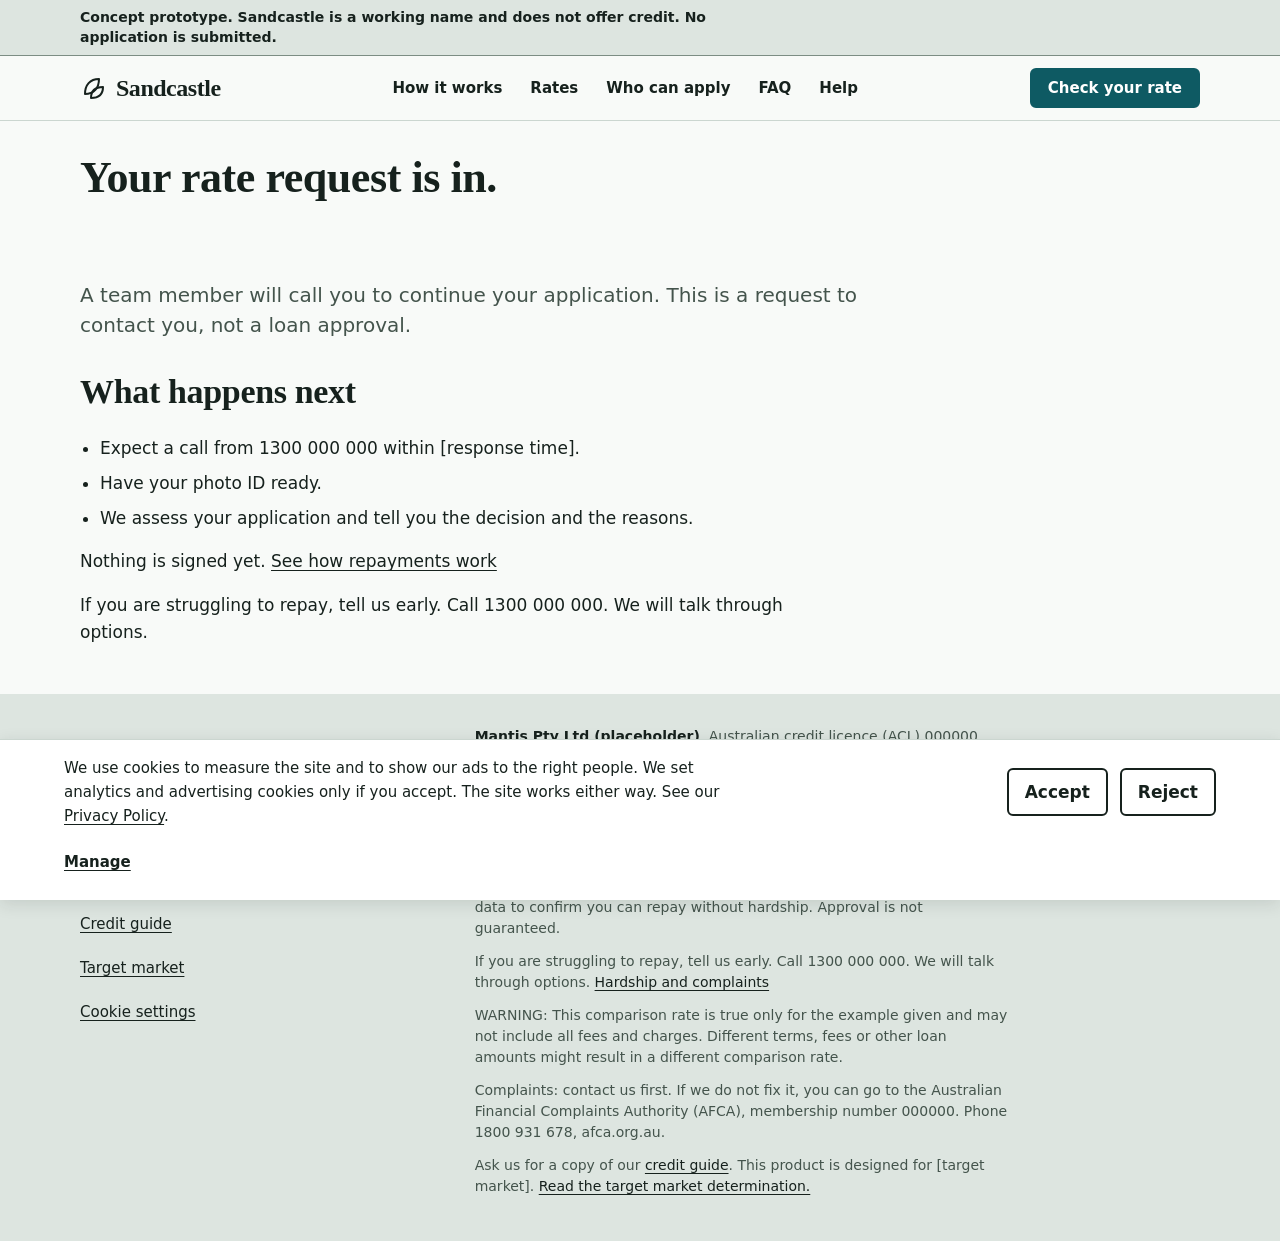
<file: docs/thank-you.html>
<!doctype html>
<html lang="en-AU">
<head>
  <meta charset="utf-8">
  <meta name="viewport" content="width=device-width, initial-scale=1, viewport-fit=cover">
  <title>Request received | Sandcastle</title>
  <meta name="description" content="We have your request. A team member will call you to continue your application.">
  <meta name="robots" content="noindex, nofollow">
  <link rel="canonical" href="https://cktc.github.io/sandcastle-site/thank-you.html">
  <meta property="og:type" content="website">
  <meta property="og:site_name" content="Sandcastle">
  <meta property="og:title" content="Request received | Sandcastle">
  <meta property="og:description" content="We have your request. A team member will call you to continue your application.">
  <meta property="og:url" content="https://cktc.github.io/sandcastle-site/thank-you.html">
  <meta name="twitter:card" content="summary">
  <meta name="referrer" content="strict-origin-when-cross-origin">
  <meta http-equiv="Content-Security-Policy" content="default-src 'self'; script-src 'self' https://connect.facebook.net https://*.googletagmanager.com https://www.googleadservices.com; connect-src 'self' https://www.facebook.com https://*.google-analytics.com https://*.analytics.google.com https://*.googletagmanager.com https://www.google.com https://*.g.doubleclick.net https://www.googleadservices.com https://formspree.io; img-src 'self' data: https://www.facebook.com https://*.google-analytics.com https://*.googletagmanager.com https://www.google.com https://*.g.doubleclick.net https://www.googleadservices.com; style-src 'self' https://fonts.googleapis.com; font-src https://fonts.gstatic.com; base-uri 'self'; form-action 'self' https://formspree.io">
  <link rel="icon" href="data:image/svg+xml,%3Csvg xmlns='http://www.w3.org/2000/svg' viewBox='0 0 64 64'%3E%3Crect width='64' height='64' rx='14' fill='%230E5A63'/%3E%3C/svg%3E">
  <link rel="manifest" href="site.webmanifest">
  <link rel="preconnect" href="https://fonts.googleapis.com">
  <link rel="preconnect" href="https://fonts.gstatic.com" crossorigin>
  <link rel="stylesheet" href="https://fonts.googleapis.com/css2?family=Public+Sans:wght@400;600;700&family=Source+Serif+4:opsz,wght@8..60,600;8..60,700&display=swap">
  <link rel="stylesheet" href="assets/css/tokens.css">
  <link rel="stylesheet" href="assets/css/components.css">
</head>
<body>
<a class="skip-link" href="#main">Skip to main content</a>
<div class="proto-banner" role="note" data-testid="prototype-banner"><div class="container"><p>Concept prototype. Sandcastle is a working name and does not offer credit. No application is submitted.</p></div></div>
<header class="site-header">
  <div class="container site-header__inner">
    <a class="wordmark" href="index.html" data-testid="wordmark"><svg class="wordmark__mark" viewBox="0 0 28 28" aria-hidden="true"><path d="M5 20C5 11 10 5 19 5c0 9-5 15-14 15z"/><path d="M11 24c0-7 4-11 12-11 0 7-4 11-12 11z"/></svg><span data-cfg="BRAND_NAME">Sandcastle</span></a>
    <nav id="site-nav" class="site-nav" aria-label="Main"><ul>
      <li><a href="how-it-works.html">How it works</a></li>
      <li><a href="rates.html">Rates</a></li>
      <li><a href="eligibility.html">Who can apply</a></li>
      <li><a href="faq.html">FAQ</a></li>
      <li><a href="hardship.html">Help</a></li>
    </ul></nav>
    <div class="header-actions">
      <a class="btn btn--primary btn--sm" href="apply.html" data-cta="header-check-rate" data-testid="cta-header">Check your rate</a>
      <button type="button" class="nav-toggle" aria-expanded="false" aria-controls="site-nav" aria-label="Menu" data-testid="nav-toggle"><span class="nav-toggle__bar"></span><span class="nav-toggle__bar"></span><span class="nav-toggle__bar"></span></button>
    </div>
  </div>
</header>
<main id="main" tabindex="-1">
<section class="page-head"><div class="container container--reading">
  <h1>Your rate request is in.</h1>
</div></section>
<section class="section" data-testid="thank-you"><div class="container container--reading prose">
  <p class="lede">A team member will call you to continue your application. This is a request to contact you, not a loan approval.</p>
  <h2>What happens next</h2>
  <ul>
    <li>Expect a call from <span data-cfg="PHONE">1300 000 000</span> within <span data-cfg="CALLBACK_TIME">[response time]</span>. <!-- [PLACEHOLDER: response time Mantis can keep, open item 10] --></li>
    <li>Have your photo ID ready.</li>
    <li>We assess your application and tell you the decision and the reasons.</li>
  </ul>
  <p>Nothing is signed yet. <a href="how-it-works.html">See how repayments work</a></p>
  <p>If you are struggling to repay, tell us early. Call <span data-cfg="PHONE">1300 000 000</span>. We will talk through options.</p>
</div></section>
</main>
<footer class="site-footer" data-testid="site-footer">
  <div class="container footer__grid">
    <div class="footer__links">
      <nav aria-label="Footer"><ul>
        <li><a href="rates.html">Rates and fees</a></li>
        <li><a href="hardship.html">Hardship and complaints</a></li>
        <li><a href="about.html">About and licence</a></li>
        <li><a href="privacy.html">Privacy policy</a></li>
        <li><a href="credit-guide.html">Credit guide</a></li>
        <li><a href="tmd.html">Target market</a></li>
        <li><button type="button" data-consent-open data-testid="cookie-settings">Cookie settings</button></li>
      </ul></nav>
    </div>
    <div class="footer__legal">
      <p data-testid="footer-licence"><strong><span data-cfg="LEGAL_ENTITY">Mantis Pty Ltd (placeholder)</span></strong>, Australian credit licence (ACL) <span data-cfg="ACL_NUMBER">000000</span>. ABN <span data-cfg="ABN">00 000 000 000</span>. <span data-cfg="BRAND_NAME">Sandcastle</span> is a loan from <span data-cfg="LEGAL_ENTITY">Mantis Pty Ltd (placeholder)</span>.</p>
      <address><span data-cfg="ADDRESS">[Street address, Suburb STATE 0000]</span><br>Phone <a href="tel:1300000000" data-cfg-href="tel:{PHONE_TEL}"><span data-cfg="PHONE">1300 000 000</span></a> (<span data-cfg="HOURS">[Days and hours, e.g. Mon to Fri 9am to 5pm AEST]</span>)<br>Email <a href="mailto:hello@example.com.au" data-cfg-href="mailto:{EMAIL}"><span data-cfg="EMAIL">hello@example.com.au</span></a></address>
      <p data-testid="footer-assessment">Every application is assessed. We check your income, expenses and bank data to confirm you can repay without hardship. Approval is not guaranteed.</p>
      <p data-testid="footer-hardship">If you are struggling to repay, tell us early. Call <span data-cfg="PHONE">1300 000 000</span>. We will talk through options. <a href="hardship.html">Hardship and complaints</a></p>
      <p data-testid="footer-warning">WARNING: This comparison rate is true only for the example given and may not include all fees and charges. Different terms, fees or other loan amounts might result in a different comparison rate.</p>
      <p data-testid="footer-afca">Complaints: contact us first. If we do not fix it, you can go to the Australian Financial Complaints Authority (AFCA), membership number <span data-cfg="AFCA_MEMBER_NO">000000</span>. Phone <span data-cfg="AFCA_PHONE">1800 931 678</span>, <span data-cfg="AFCA_WEB">afca.org.au</span>. <!-- [VERIFY: AFCA details before publishing] --></p>
      <p data-testid="footer-tmd">Ask us for a copy of our <a href="credit-guide.html">credit guide</a>. This product is designed for [target market]. <a href="tmd.html">Read the target market determination.</a> <!-- [PLACEHOLDER: target market text from the final TMD; VERIFY: counsel] --></p>
    </div>
  </div>
</footer>
<div class="consent" role="dialog" aria-label="Cookies" data-consent-banner data-testid="consent-banner" hidden>
  <div class="consent__inner">
    <p>We use cookies to measure the site and to show our ads to the right people. We set analytics and advertising cookies only if you accept. The site works either way. See our <a href="privacy.html">Privacy Policy</a>.</p>
    <!-- [VERIFY: counsel] consent wording -->
    <div class="consent__buttons">
      <button type="button" class="btn btn--secondary" data-consent="accept" data-testid="consent-accept">Accept</button>
      <button type="button" class="btn btn--secondary" data-consent="reject" data-testid="consent-reject">Reject</button>
    </div>
    <button type="button" class="consent__manage" data-consent="manage" aria-expanded="false" data-testid="consent-manage">Manage</button>
    <div class="consent__prefs" data-consent-prefs hidden>
      <div class="check"><input type="checkbox" id="consent-analytics"><label for="consent-analytics">Analytics</label></div>
      <div class="check"><input type="checkbox" id="consent-ads"><label for="consent-ads">Advertising</label></div>
      <button type="button" class="btn btn--secondary" data-consent="save" data-testid="consent-save">Save choices</button>
    </div>
  </div>
</div>
<script src="assets/js/config.js" defer></script>
<script src="assets/js/analytics.js" defer></script>
</body>
</html>
</file>
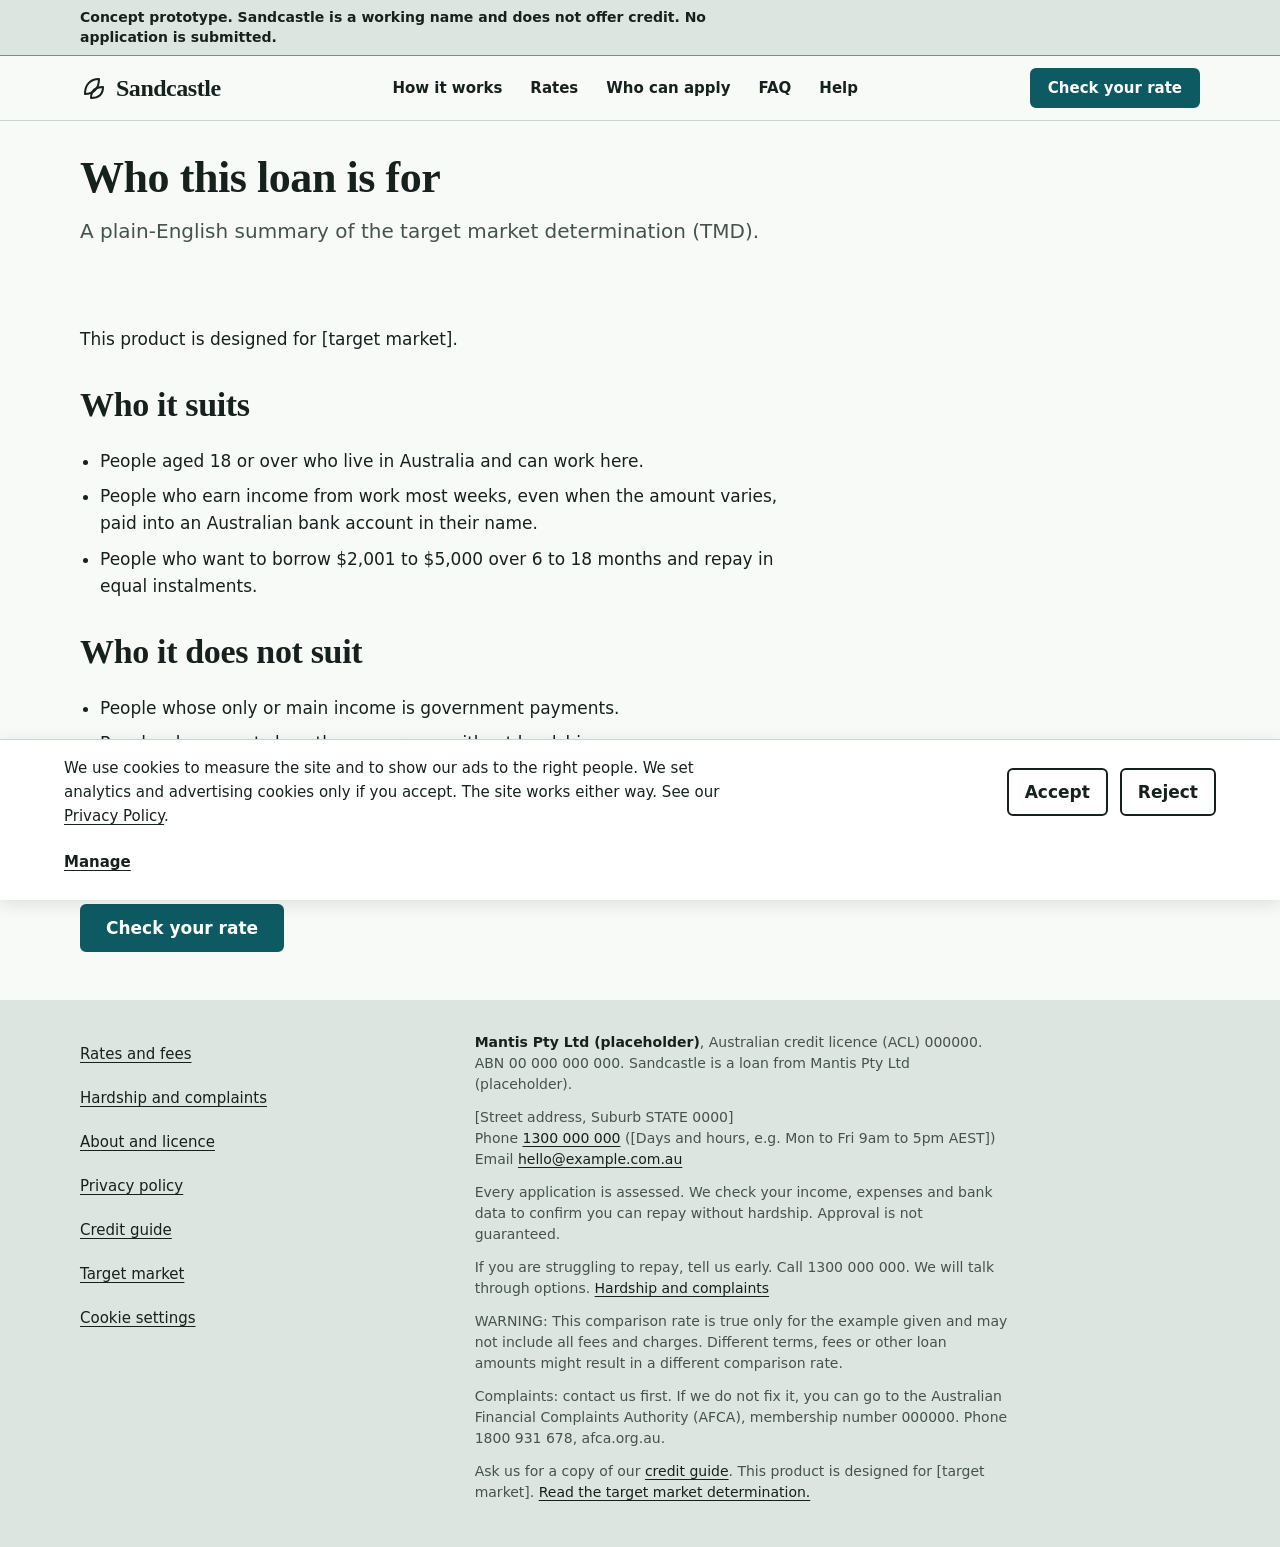
<file: docs/tmd.html>
<!doctype html>
<html lang="en-AU">
<head>
  <meta charset="utf-8">
  <meta name="viewport" content="width=device-width, initial-scale=1, viewport-fit=cover">
  <meta name="robots" content="noindex, nofollow">
  <title>Who this loan is for | Sandcastle</title>
  <meta name="description" content="A plain-English summary of who Sandcastle is designed for, with a link to the full determination.">
  <link rel="canonical" href="https://cktc.github.io/sandcastle-site/tmd.html">
  <meta property="og:type" content="website">
  <meta property="og:site_name" content="Sandcastle">
  <meta property="og:title" content="Who this loan is for | Sandcastle">
  <meta property="og:description" content="A plain-English summary of who Sandcastle is designed for, with a link to the full determination.">
  <meta property="og:url" content="https://cktc.github.io/sandcastle-site/tmd.html">
  <meta name="twitter:card" content="summary">
  <meta name="referrer" content="strict-origin-when-cross-origin">
  <meta http-equiv="Content-Security-Policy" content="default-src 'self'; script-src 'self' https://connect.facebook.net https://*.googletagmanager.com https://www.googleadservices.com; connect-src 'self' https://www.facebook.com https://*.google-analytics.com https://*.analytics.google.com https://*.googletagmanager.com https://www.google.com https://*.g.doubleclick.net https://www.googleadservices.com https://formspree.io; img-src 'self' data: https://www.facebook.com https://*.google-analytics.com https://*.googletagmanager.com https://www.google.com https://*.g.doubleclick.net https://www.googleadservices.com; style-src 'self' https://fonts.googleapis.com; font-src https://fonts.gstatic.com; base-uri 'self'; form-action 'self' https://formspree.io">
  <link rel="icon" href="data:image/svg+xml,%3Csvg xmlns='http://www.w3.org/2000/svg' viewBox='0 0 64 64'%3E%3Crect width='64' height='64' rx='14' fill='%230E5A63'/%3E%3C/svg%3E">
  <link rel="manifest" href="site.webmanifest">
  <link rel="preconnect" href="https://fonts.googleapis.com">
  <link rel="preconnect" href="https://fonts.gstatic.com" crossorigin>
  <link rel="stylesheet" href="https://fonts.googleapis.com/css2?family=Public+Sans:wght@400;600;700&family=Source+Serif+4:opsz,wght@8..60,600;8..60,700&display=swap">
  <link rel="stylesheet" href="assets/css/tokens.css">
  <link rel="stylesheet" href="assets/css/components.css">
</head>
<body>
<a class="skip-link" href="#main">Skip to main content</a>
<div class="proto-banner" role="note" data-testid="prototype-banner"><div class="container"><p>Concept prototype. Sandcastle is a working name and does not offer credit. No application is submitted.</p></div></div>
<header class="site-header">
  <div class="container site-header__inner">
    <a class="wordmark" href="index.html" data-testid="wordmark"><svg class="wordmark__mark" viewBox="0 0 28 28" aria-hidden="true"><path d="M5 20C5 11 10 5 19 5c0 9-5 15-14 15z"/><path d="M11 24c0-7 4-11 12-11 0 7-4 11-12 11z"/></svg><span data-cfg="BRAND_NAME">Sandcastle</span></a>
    <nav id="site-nav" class="site-nav" aria-label="Main"><ul>
      <li><a href="how-it-works.html">How it works</a></li>
      <li><a href="rates.html">Rates</a></li>
      <li><a href="eligibility.html">Who can apply</a></li>
      <li><a href="faq.html">FAQ</a></li>
      <li><a href="hardship.html">Help</a></li>
    </ul></nav>
    <div class="header-actions">
      <a class="btn btn--primary btn--sm" href="apply.html" data-cta="header-check-rate" data-testid="cta-header">Check your rate</a>
      <button type="button" class="nav-toggle" aria-expanded="false" aria-controls="site-nav" aria-label="Menu" data-testid="nav-toggle"><span class="nav-toggle__bar"></span><span class="nav-toggle__bar"></span><span class="nav-toggle__bar"></span></button>
    </div>
  </div>
</header>
<main id="main" tabindex="-1">
<section class="page-head"><div class="container container--reading">
  <h1>Who this loan is for</h1>
  <p class="lede">A plain-English summary of the target market determination (TMD).</p>
</div></section>
<section class="section" data-testid="tmd"><div class="container container--reading prose">
  <!-- Copy deck C14 gives only the title and meta description. The body below is a frame from the spec (s 5, s 9 open item 7); replace it with the final TMD summary. [PLACEHOLDER; VERIFY: counsel] -->
  <p data-testid="tmd-summary">This product is designed for [target market].</p>
  <h2>Who it suits</h2>
  <ul>
    <li>People aged 18 or over who live in Australia and can work here.</li>
    <li>People who earn income from work most weeks, even when the amount varies, paid into an Australian bank account in their name.</li>
    <li>People who want to borrow $2,001 to $5,000 over 6 to 18 months and repay in equal instalments.</li>
  </ul>
  <h2>Who it does not suit</h2>
  <ul>
    <li>People whose only or main income is government payments.</li>
    <li>People who cannot show they can repay without hardship.</li>
  </ul>
  <h2>The full determination</h2>
  <p>The full target market determination will be linked here as a PDF.</p>
  <!-- [PLACEHOLDER: link the full TMD PDF once it is published] -->
  <div class="cta-row"><a class="btn btn--primary" href="apply.html" data-cta="tmd-start" data-testid="cta-tmd-start">Check your rate</a></div>
</div></section>
</main>
<footer class="site-footer" data-testid="site-footer">
  <div class="container footer__grid">
    <div class="footer__links">
      <nav aria-label="Footer"><ul>
        <li><a href="rates.html">Rates and fees</a></li>
        <li><a href="hardship.html">Hardship and complaints</a></li>
        <li><a href="about.html">About and licence</a></li>
        <li><a href="privacy.html">Privacy policy</a></li>
        <li><a href="credit-guide.html">Credit guide</a></li>
        <li><a href="tmd.html">Target market</a></li>
        <li><button type="button" data-consent-open data-testid="cookie-settings">Cookie settings</button></li>
      </ul></nav>
    </div>
    <div class="footer__legal">
      <p data-testid="footer-licence"><strong><span data-cfg="LEGAL_ENTITY">Mantis Pty Ltd (placeholder)</span></strong>, Australian credit licence (ACL) <span data-cfg="ACL_NUMBER">000000</span>. ABN <span data-cfg="ABN">00 000 000 000</span>. <span data-cfg="BRAND_NAME">Sandcastle</span> is a loan from <span data-cfg="LEGAL_ENTITY">Mantis Pty Ltd (placeholder)</span>.</p>
      <address><span data-cfg="ADDRESS">[Street address, Suburb STATE 0000]</span><br>Phone <a href="tel:1300000000" data-cfg-href="tel:{PHONE_TEL}"><span data-cfg="PHONE">1300 000 000</span></a> (<span data-cfg="HOURS">[Days and hours, e.g. Mon to Fri 9am to 5pm AEST]</span>)<br>Email <a href="mailto:hello@example.com.au" data-cfg-href="mailto:{EMAIL}"><span data-cfg="EMAIL">hello@example.com.au</span></a></address>
      <p data-testid="footer-assessment">Every application is assessed. We check your income, expenses and bank data to confirm you can repay without hardship. Approval is not guaranteed.</p>
      <p data-testid="footer-hardship">If you are struggling to repay, tell us early. Call <span data-cfg="PHONE">1300 000 000</span>. We will talk through options. <a href="hardship.html">Hardship and complaints</a></p>
      <p data-testid="footer-warning">WARNING: This comparison rate is true only for the example given and may not include all fees and charges. Different terms, fees or other loan amounts might result in a different comparison rate.</p>
      <p data-testid="footer-afca">Complaints: contact us first. If we do not fix it, you can go to the Australian Financial Complaints Authority (AFCA), membership number <span data-cfg="AFCA_MEMBER_NO">000000</span>. Phone <span data-cfg="AFCA_PHONE">1800 931 678</span>, <span data-cfg="AFCA_WEB">afca.org.au</span>. <!-- [VERIFY: AFCA details before publishing] --></p>
      <p data-testid="footer-tmd">Ask us for a copy of our <a href="credit-guide.html">credit guide</a>. This product is designed for [target market]. <a href="tmd.html">Read the target market determination.</a> <!-- [PLACEHOLDER: target market text from the final TMD; VERIFY: counsel] --></p>
    </div>
  </div>
</footer>
<div class="consent" role="dialog" aria-label="Cookies" data-consent-banner data-testid="consent-banner" hidden>
  <div class="consent__inner">
    <p>We use cookies to measure the site and to show our ads to the right people. We set analytics and advertising cookies only if you accept. The site works either way. See our <a href="privacy.html">Privacy Policy</a>.</p>
    <!-- [VERIFY: counsel] consent wording -->
    <div class="consent__buttons">
      <button type="button" class="btn btn--secondary" data-consent="accept" data-testid="consent-accept">Accept</button>
      <button type="button" class="btn btn--secondary" data-consent="reject" data-testid="consent-reject">Reject</button>
    </div>
    <button type="button" class="consent__manage" data-consent="manage" aria-expanded="false" data-testid="consent-manage">Manage</button>
    <div class="consent__prefs" data-consent-prefs hidden>
      <div class="check"><input type="checkbox" id="consent-analytics"><label for="consent-analytics">Analytics</label></div>
      <div class="check"><input type="checkbox" id="consent-ads"><label for="consent-ads">Advertising</label></div>
      <button type="button" class="btn btn--secondary" data-consent="save" data-testid="consent-save">Save choices</button>
    </div>
  </div>
</div>
<script src="assets/js/config.js" defer></script>
<script src="assets/js/analytics.js" defer></script>
</body>
</html>
</file>
<file: docs/assets/css/tokens.css>
/* Sandcastle design tokens and base styles. Brand name is a placeholder: it appears only in HTML/JS config, never here.
   Fonts are loaded by <link> in each page head (see team/02_design_system.md), not @import, to avoid a render-blocking chain.
   Component layout lives in a second file (components.css). */

:root {
  color-scheme: light;   /* light-first: bare :root is the light palette; dark is opt-in below */

  /* Colour: light. Neutrals lean green-grey (hue ~150). Contrast ratios are in team/02_design_system.md. */
  --bg: #F8FAF8;
  --surface: #FFFFFF;
  --surface-2: #EBF0EC;          /* alternating section bands: warm green-grey paper */
  --surface-sunk: #DDE5E0;
  --text: #16211D;
  --text-2: #44544C;
  --border: #CBD6D0;
  --border-strong: #7C8D84;      /* 3:1 on --bg: input borders, icons */
  --accent: #0E5A63;             /* primary actions, links */
  --accent-hover: #0A4850;
  --accent-ink: #FFFFFF;         /* label on --accent */
  --accent-text: #0E5A63;        /* accent used as text on --bg/--surface */
  --accent-soft: #DCEBEC;
  --success: #1B6B3A;
  --success-bg: #E3F1E7;
  --warning: #7A4A00;
  --warning-bg: #FBEED2;
  --danger: #A32B20;             /* form errors; not a brand colour */
  --danger-bg: #FBE6E3;
  --chart-neutral: #6F8178;
  --focus: #0E5A63;
  --overlay: rgba(22, 33, 29, 0.5);

  /* Type */
  --font-body: "Public Sans", system-ui, -apple-system, "Segoe UI", Roboto, "Helvetica Neue", Arial, sans-serif;
  --font-display: "Source Serif 4", "Iowan Old Style", Georgia, "Times New Roman", serif;
  --fs-xs: 0.875rem;   /* 14px: legal text never goes below this */
  --fs-sm: 0.9375rem;
  --fs-base: 1.0625rem;
  --fs-lg: 1.25rem;
  --fs-h3: 1.375rem;
  --fs-h2: 1.75rem;
  --fs-h1: 2.125rem;
  --fs-display: 2.5rem;
  --lh-tight: 1.15;
  --lh-snug: 1.3;
  --lh-body: 1.6;
  --measure: 66ch;

  /* Spacing (4px base) */
  --space-1: 0.25rem;
  --space-2: 0.5rem;
  --space-3: 0.75rem;
  --space-4: 1rem;
  --space-5: 1.5rem;
  --space-6: 2rem;
  --space-7: 3rem;
  --space-8: 4.5rem;
  --space-9: 6rem;

  /* Shape and layout */
  --radius: 6px;
  --border-width: 1px;
  --shadow-pop: 0 4px 16px rgba(22, 33, 29, 0.12);  /* the only shadow: menus, banner, dialogs */
  --container-max: 72rem;
  --reading-max: 44rem;
  --gutter: max(1rem, env(safe-area-inset-left, 0px));
  --gutter-r: max(1rem, env(safe-area-inset-right, 0px));
  --tap: 3rem;          /* 48px minimum target height */
  --ease: 160ms ease-out;
}

/* Dark: follows the system unless the page is forced light. */
@media (prefers-color-scheme: dark) {
  :root:not([data-theme="light"]) {
    color-scheme: dark;
    --bg: #101714;
    --surface: #18211D;
    --surface-2: #26332D;
    --surface-sunk: #0A0F0D;
    --text: #E8EFEB;
    --text-2: #A9B8B0;
    --border: #2B3832;
    --border-strong: #6A7C73;
    --accent: #5FC1CB;
    --accent-hover: #86D3DB;
    --accent-ink: #0B1512;
    --accent-text: #5FC1CB;
    --accent-soft: #17313A;
    --success: #7FD39A;
    --success-bg: #16301F;
    --warning: #F0C46A;
    --warning-bg: #33260A;
    --danger: #FF9A8E;
    --danger-bg: #3A1814;
    --chart-neutral: #8A9C93;
    --focus: #86D3DB;
    --overlay: rgba(0, 0, 0, 0.6);
    --shadow-pop: 0 4px 16px rgba(0, 0, 0, 0.5);
  }
}
:root[data-theme="dark"] {
  color-scheme: dark;
  --bg: #101714;
  --surface: #18211D;
  --surface-2: #26332D;
  --surface-sunk: #0A0F0D;
  --text: #E8EFEB;
  --text-2: #A9B8B0;
  --border: #2B3832;
  --border-strong: #6A7C73;
  --accent: #5FC1CB;
  --accent-hover: #86D3DB;
  --accent-ink: #0B1512;
  --accent-text: #5FC1CB;
  --accent-soft: #17313A;
  --success: #7FD39A;
  --success-bg: #16301F;
  --warning: #F0C46A;
  --warning-bg: #33260A;
  --danger: #FF9A8E;
  --danger-bg: #3A1814;
  --chart-neutral: #8A9C93;
  --focus: #86D3DB;
  --overlay: rgba(0, 0, 0, 0.6);
  --shadow-pop: 0 4px 16px rgba(0, 0, 0, 0.5);
}

@media (min-width: 48em) {
  :root {
    --fs-h3: 1.5rem;
    --fs-h2: 2.125rem;
    --fs-h1: 2.75rem;
    --fs-display: 3.5rem;
  }
}

/* Base */
*, *::before, *::after { box-sizing: border-box; }

html {
  -webkit-text-size-adjust: 100%;
  text-size-adjust: 100%;
  scroll-padding-top: 5rem;
}

body {
  margin: 0;
  min-width: 20rem;
  overflow-x: hidden;
  background: var(--bg);
  color: var(--text);
  font-family: var(--font-body);
  font-size: var(--fs-base);
  line-height: var(--lh-body);
  font-variant-numeric: tabular-nums;
  -webkit-font-smoothing: antialiased;
}

img, svg, video { max-width: 100%; height: auto; }
svg { flex-shrink: 0; }

h1, h2, h3, h4 {
  margin: 0 0 var(--space-4);
  font-family: var(--font-display);
  font-weight: 700;
  letter-spacing: -0.01em;
  color: var(--text);
  text-wrap: balance;
}
h1 { font-size: var(--fs-h1); line-height: var(--lh-tight); }
h2 { font-size: var(--fs-h2); line-height: var(--lh-tight); }
h3 { font-size: var(--fs-h3); line-height: var(--lh-snug); font-weight: 600; }
h4 { font-size: var(--fs-lg); line-height: var(--lh-snug); font-weight: 600; }
.display { font-size: var(--fs-display); line-height: 1.05; letter-spacing: -0.02em; }

p, ul, ol, dl { margin: 0 0 var(--space-4); }
p, li, dd { max-width: var(--measure); }
.lede { font-size: var(--fs-lg); line-height: 1.5; color: var(--text-2); }
.small, small { font-size: var(--fs-xs); line-height: 1.5; }
.muted { color: var(--text-2); }
strong, b { font-weight: 700; }

/* Inline links: text colour, underlined; the accent appears on hover only. */
a {
  color: var(--text);
  text-decoration: underline;
  text-underline-offset: 3px;
  text-decoration-thickness: 1px;
}
a:not(.btn):hover { color: var(--accent-text); text-decoration-thickness: 2px; }

hr { border: 0; border-top: var(--border-width) solid var(--border); margin: var(--space-6) 0; }

/* Layout primitives */
.container {
  width: 100%;
  max-width: var(--container-max);
  margin-inline: auto;
  padding-inline: var(--gutter) var(--gutter-r);
}
/* Same width as every container: line length is held by --measure on p/li/dd, so sections align left on one grid. */
.container--reading { max-width: var(--container-max); }

.card {
  background: var(--surface);
  border: var(--border-width) solid var(--border);
  border-radius: var(--radius);
  padding: var(--space-5);
}

.table-wrap {
  overflow-x: auto;
  -webkit-overflow-scrolling: touch;
  border: var(--border-width) solid var(--border);
  border-radius: var(--radius);
  background: var(--surface);
}
.table-wrap:focus-visible { outline-offset: 0; }
table { border-collapse: collapse; width: 100%; font-size: var(--fs-sm); }
th, td { padding: var(--space-3) var(--space-4); text-align: left; border-bottom: var(--border-width) solid var(--border); vertical-align: top; }
th { font-weight: 600; color: var(--text-2); white-space: nowrap; }
tbody tr:last-child > *, tfoot tr:last-child > * { border-bottom: 0; }
td.num, th.num { text-align: right; white-space: nowrap; }
tfoot th, tfoot td { font-weight: 700; color: var(--text); border-top: 2px solid var(--text); }

/* Buttons */
.btn {
  display: inline-flex;
  align-items: center;
  justify-content: center;
  gap: var(--space-2);
  min-height: var(--tap);
  padding: 0.75rem 1.5rem;
  border: 2px solid transparent;
  border-radius: var(--radius);
  font: 600 var(--fs-base)/1.2 var(--font-body);
  text-decoration: none;
  cursor: pointer;
  transition: background-color var(--ease), border-color var(--ease), color var(--ease);
  -webkit-tap-highlight-color: transparent;
}
.btn:hover { text-decoration: none; }
.btn--primary { background: var(--accent); color: var(--accent-ink); border-color: var(--accent); }
.btn--primary:hover { background: var(--accent-hover); border-color: var(--accent-hover); }
.btn--secondary { background: transparent; color: var(--text); border-color: var(--text); }  /* outlined, ranks below primary */
.btn--secondary:hover { background: var(--surface-2); }
.btn--block { display: flex; width: 100%; }
.btn[disabled], .btn[aria-disabled="true"] {
  background: var(--surface-sunk);
  border-color: var(--border);
  color: var(--text-2);
  cursor: not-allowed;
}

/* Form controls */
label, .label { display: block; margin-bottom: var(--space-2); font-weight: 600; font-size: var(--fs-sm); color: var(--text); }
.hint { display: block; margin-top: var(--space-1); font-size: var(--fs-xs); color: var(--text-2); font-weight: 400; }

input[type="text"], input[type="email"], input[type="tel"], input[type="number"],
input[type="date"], input[type="password"], select, textarea {
  display: block;
  width: 100%;
  min-height: var(--tap);
  padding: 0.625rem 0.875rem;
  background: var(--surface);
  color: var(--text);
  border: var(--border-width) solid var(--border-strong);
  border-radius: var(--radius);
  font: 400 1rem/1.4 var(--font-body);   /* 16px minimum stops iOS focus zoom */
  appearance: none;
  -webkit-appearance: none;
}
select {
  padding-right: 2.5rem;
  background-image: url("data:image/svg+xml,%3Csvg xmlns='http://www.w3.org/2000/svg' width='12' height='8' viewBox='0 0 12 8'%3E%3Cpath d='M1 1.5l5 5 5-5' fill='none' stroke='%237C8D84' stroke-width='2'/%3E%3C/svg%3E");
  background-repeat: no-repeat;
  background-position: right 0.875rem center;
}
textarea { min-height: 7rem; resize: vertical; }
::placeholder { color: var(--text-2); opacity: 0.8; }

input[type="checkbox"], input[type="radio"] {
  width: 1.5rem; height: 1.5rem; margin: 0;
  accent-color: var(--accent);
  flex-shrink: 0;
}

input[aria-invalid="true"], select[aria-invalid="true"], textarea[aria-invalid="true"] {
  border-color: var(--danger);
  border-width: 2px;
}
.field-error { margin-top: var(--space-1); font-size: var(--fs-sm); font-weight: 600; color: var(--danger); }
.field-success { margin-top: var(--space-1); font-size: var(--fs-sm); font-weight: 600; color: var(--success); }
:disabled { cursor: not-allowed; }
input:disabled, select:disabled, textarea:disabled { background: var(--surface-sunk); color: var(--text-2); }

/* Focus: 3px ring with offset, visible on keyboard focus only */
:focus-visible {
  outline: 3px solid var(--focus);
  outline-offset: 2px;
}
input:focus-visible, select:focus-visible, textarea:focus-visible { outline-offset: 0; }
:focus:not(:focus-visible) { outline: none; }

.visually-hidden {
  position: absolute !important;
  width: 1px; height: 1px;
  margin: -1px; padding: 0;
  overflow: hidden;
  clip: rect(0 0 0 0);
  clip-path: inset(50%);
  white-space: nowrap;
  border: 0;
}
.skip-link {
  position: absolute; left: var(--space-4); top: -4rem;
  padding: var(--space-3) var(--space-4);
  background: var(--accent); color: var(--accent-ink);
  border-radius: var(--radius); z-index: 100;
}
.skip-link:focus { top: var(--space-3); }

::selection { background: var(--accent-soft); color: var(--text); }

@media (prefers-reduced-motion: reduce) {
  *, *::before, *::after {
    animation-duration: 0.01ms !important;
    animation-iteration-count: 1 !important;
    transition-duration: 0.01ms !important;
    scroll-behavior: auto !important;
  }
}
</file>
<file: docs/assets/css/components.css>
/* Components and layout. Tokens and base styles are in tokens.css; class names follow team/02_design_system.md.
   Mobile first: min-width queries only (40em, 48em, 64em). No brand name in this file. */

[hidden] { display: none !important; }
main:focus { outline: none; }

/* ---------- Layout helpers ---------- */
.section { padding-block: var(--space-6); }
/* Alternating band: separated by tone, not by a hairline. */
.section--alt { background: var(--surface-2); }
.section > .container > h2, .cta-band h2 { margin-bottom: var(--space-5); }
.section--sunk { background: var(--surface-sunk); }
.section--flush { padding-top: 0; }
.legal--gap { margin-top: var(--space-4); }
.hint--gap { margin-bottom: var(--space-4); }
.check--gap { margin-top: var(--space-4); }
.section > .container > :last-child { margin-bottom: 0; }
.page-head { padding-block: var(--space-6) var(--space-4); }
.page-head h1 { margin-bottom: var(--space-3); }
.prose > * + h2 { margin-top: var(--space-6); }
.prose > * + h3 { margin-top: var(--space-6); }
.prose ul, .prose ol { padding-left: 1.25rem; }
.prose li { margin-bottom: var(--space-2); }
.stack > * + * { margin-top: var(--space-4); }
.grid-2 { display: grid; gap: var(--space-5); }
.tick-list { list-style: none; padding: 0; }
.tick-list li { position: relative; padding-left: 2.5rem; min-height: 1.5rem; margin-bottom: var(--space-3); }
.tick-list li::before { content: ""; position: absolute; left: 0; top: 0.1em; width: 1.5rem; height: 1.5rem; background: var(--text);
  -webkit-mask: url("data:image/svg+xml,%3Csvg xmlns='http://www.w3.org/2000/svg' viewBox='0 0 24 24'%3E%3Cpath d='M5 12.5l4.5 4.5L19 7.5' fill='none' stroke='black' stroke-width='2' stroke-linecap='round' stroke-linejoin='round'/%3E%3C/svg%3E") center/contain no-repeat;
  mask: url("data:image/svg+xml,%3Csvg xmlns='http://www.w3.org/2000/svg' viewBox='0 0 24 24'%3E%3Cpath d='M5 12.5l4.5 4.5L19 7.5' fill='none' stroke='black' stroke-width='2' stroke-linecap='round' stroke-linejoin='round'/%3E%3C/svg%3E") center/contain no-repeat; }
.legal { font-size: var(--fs-xs); line-height: 1.5; color: var(--text-2); }
.warn-text { font-size: var(--fs-xs); line-height: 1.5; color: var(--text-2); margin: var(--space-3) 0 0; }
.cta-row { display: flex; flex-direction: column; gap: var(--space-3); margin-top: var(--space-5); }
.link-more { font-weight: 600; }
.reading-block { max-width: var(--reading-max); }
.faq-more { margin-top: var(--space-4); }

/* ---------- Header ---------- */
.site-header { position: sticky; top: 0; z-index: 50; background: var(--bg); border-bottom: 1px solid var(--border); padding-block: var(--space-3); }
.site-header__inner { display: flex; align-items: center; justify-content: space-between; gap: var(--space-3); min-height: 2.5rem; }
.header-actions { display: flex; align-items: center; gap: var(--space-2); }
.wordmark { display: inline-flex; align-items: center; gap: 8px; color: var(--text); text-decoration: none; font-family: var(--font-display); font-weight: 700; font-size: 1.5rem; letter-spacing: -0.02em; line-height: 1; }
.wordmark:hover { text-decoration: none; color: var(--text); }
.wordmark__mark { width: 28px; height: 28px; fill: none; stroke: var(--text); stroke-width: 2; stroke-linecap: round; stroke-linejoin: round; }
.btn--sm { min-height: 2.5rem; padding: 0.5rem 1rem; font-size: var(--fs-sm); }

/* ---------- Nav: a plain list without JS; a panel under the header with JS below 48em ---------- */
.nav-toggle { display: none; width: var(--tap); height: var(--tap); padding: 0; background: transparent; border: 0; border-radius: var(--radius); cursor: pointer; align-items: center; justify-content: center; flex-direction: column; gap: 5px; }
.nav-toggle__bar { display: block; width: 22px; height: 2px; background: var(--text); }
.js .nav-toggle { display: inline-flex; }
.site-nav ul { list-style: none; margin: 0; padding: 0; }
.site-nav li { max-width: none; margin: 0; }
.site-nav a { display: flex; align-items: center; min-height: 3rem; padding-inline: var(--gutter); color: var(--text); text-decoration: none; font-weight: 600; }
.site-nav a:hover { color: var(--accent-text); }
.site-nav a[aria-current="page"] { color: var(--accent-text); text-decoration: underline; text-underline-offset: 0.3em; }
.site-header__inner { flex-wrap: wrap; }
.site-nav { order: 3; flex-basis: 100%; }
.js .site-nav { display: none; position: absolute; top: 100%; left: 0; right: 0; background: var(--surface); box-shadow: var(--shadow-pop); border-bottom: 1px solid var(--border); }
.js .site-nav.is-open { display: block; }
.js .site-nav a { min-height: 3.5rem; font-size: var(--fs-lg); border-top: 1px solid var(--border); }

/* ---------- Hero and cost strip ---------- */
.hero { padding-block: var(--space-6); }
.hero__grid > *, .grid-2 > * { min-width: 0; }
.callout, .rate-card.card { max-width: var(--reading-max); }
.plan__note { margin-top: var(--space-5); font-size: var(--fs-sm); color: var(--text-2); }
.hero__grid { display: grid; gap: var(--space-6); align-items: start; }
.hero__title { margin-bottom: var(--space-4); }
.hero__sub { margin-bottom: var(--space-5); }
.hero__actions { display: flex; flex-direction: column; gap: var(--space-3); margin-bottom: var(--space-4); }
.hero__note { font-size: var(--fs-xs); line-height: 1.5; color: var(--text-2); max-width: 46ch; }
.cost-strip { background: var(--surface); border: 1px solid var(--border); border-radius: var(--radius); padding: var(--space-4); }
.cost-strip__title { font-size: var(--fs-h3); margin-bottom: var(--space-1); }
.cost-strip__lead { font-size: var(--fs-sm); color: var(--text-2); margin-bottom: var(--space-3); }
.cost-strip__foot { font-size: var(--fs-xs); line-height: 1.5; color: var(--text-2); margin: var(--space-3) 0 0; }

/* Footnote and warning sit directly under the hero cost card, in that order. */
.hero__card .placeholder-note, .estimate + .placeholder-note { margin-top: var(--space-3); }
.placeholder-note + .warn-text { margin-top: var(--space-2); }

/* The ledger line: label ........ figure. Labels never wrap; the dotted leader flexes. */
.ledger { margin: 0; }
.ledger__row { display: flex; align-items: baseline; gap: var(--space-2); padding-block: var(--space-1); max-width: none; }
.ledger dt { color: var(--text-2); margin: 0; }
.ledger dd { margin: 0; color: var(--text); font-weight: 600; text-align: right; max-width: none; white-space: nowrap; flex-shrink: 0; }
.ledger__fill { flex: 1; min-width: 1rem; border-bottom: 2px dotted var(--border-strong); transform: translateY(-0.3em); }
/* The dotted leader is a dt pseudo-element: a stray span inside <dl><div> is invalid HTML. */
.ledger__row dt { display: flex; flex: 1 1 auto; align-items: baseline; gap: var(--space-2); white-space: nowrap; }
.ledger__row dt::after { content: ""; flex: 1; min-width: 1rem; border-bottom: 2px dotted var(--border-strong); transform: translateY(-0.3em); }
.ledger__row--total { margin-top: var(--space-2); padding-top: var(--space-3); border-top: 2px solid var(--text); font-size: var(--fs-lg); }
.ledger__row--total dt { color: var(--text); font-weight: 700; }
.ledger__row--total dd { font-weight: 700; }

/* ---------- Rate card ---------- */
.rate-card.card { padding: var(--space-5); }
.rate-card__title { margin-bottom: var(--space-4); font-size: var(--fs-h3); font-weight: 600; }
.rate-card h3:not(.rate-card__title) { margin: var(--space-5) 0 var(--space-2); font-size: var(--fs-lg); font-weight: 600; }
.rate-card__foot { font-size: var(--fs-xs); line-height: 1.5; color: var(--text-2); margin: var(--space-3) 0 0; }
.rate-table { min-width: 17rem; }
.rate-table th[scope="row"] { color: var(--text); font-weight: 400; white-space: normal; max-width: 12rem; }
.rate-table tfoot th { font-weight: 700; }

/* ---------- Steps ---------- */
.steps { list-style: none; padding: 0; margin: 0; display: grid; gap: var(--space-5); }
.step { max-width: none; }
.step__num { display: flex; align-items: center; justify-content: center; width: 2rem; height: 2rem; border: 1px solid var(--border-strong); border-radius: 50%; font-family: var(--font-display); font-weight: 700; color: var(--text); margin-bottom: var(--space-3); }
.step__title { margin-bottom: var(--space-2); font-size: var(--fs-h3); font-weight: 600; line-height: var(--lh-snug); }
.step__text { color: var(--text-2); }

/* ---------- Trust row ---------- */
.trust-row { list-style: none; padding: 0; margin: var(--space-5) 0 0; display: grid; grid-template-columns: 1fr 1fr; gap: var(--space-5); align-items: start; }
.trust-item { display: flex; flex-direction: column; gap: var(--space-1); max-width: none; }
/* 24px on the 24 grid = a true 2px stroke, in the text colour (teal is reserved for actions). */
.trust-item__icon { width: 24px; height: 24px; stroke: var(--text); fill: none; stroke-width: 2; stroke-linecap: round; stroke-linejoin: round; margin-bottom: var(--space-2); }
.trust-item__title { font-size: var(--fs-sm); font-weight: 600; }
.trust-item__text { font-size: var(--fs-xs); color: var(--text-2); line-height: 1.5; }

/* ---------- FAQ accordion ---------- */
.faq__item { border-bottom: 1px solid var(--border); max-width: var(--reading-max); }
.faq__q { display: flex; align-items: center; justify-content: space-between; gap: var(--space-4); min-height: 56px; padding: var(--space-4) 0; font-size: var(--fs-base); font-weight: 600; list-style: none; cursor: pointer; }
.faq__q::-webkit-details-marker { display: none; }
.faq__q:hover { color: var(--accent-text); }
.faq__chevron { width: 16px; height: 16px; fill: none; stroke: var(--border-strong); stroke-width: 2; transition: transform var(--ease); }
.faq__item[open] .faq__chevron { transform: rotate(180deg); }
.faq__a { padding: 0 0 var(--space-4); color: var(--text-2); }
.faq__a p:last-child { margin-bottom: 0; }

/* ---------- Radio-ish stacks, callouts, CTA band ---------- */
.callout { padding: var(--space-4); border: 1px solid var(--border); border-left: 4px solid var(--border-strong); border-radius: var(--radius); background: var(--surface); }
.callout > :last-child { margin-bottom: 0; }
.cta-band { background: var(--surface); padding-block: var(--space-6); }
.cta-band > .container > :last-child { margin-bottom: 0; }
.read-more summary { cursor: pointer; font-weight: 600; color: var(--text); text-decoration: underline; text-underline-offset: 3px; min-height: var(--tap); display: flex; align-items: center; }
.reviews-placeholder { display: none; } /* hidden until Mantis supplies verified review links (spec s 8) */

/* ---------- Footer ---------- */
.site-footer { background: var(--surface-sunk); padding-block: var(--space-6); color: var(--text-2); }
.footer__grid { display: grid; gap: var(--space-6); }
.footer__links ul { list-style: none; padding: 0; margin: 0; }
.footer__links li { max-width: none; }
.footer__links a, .footer__links button { display: inline-flex; align-items: center; min-height: 2.75rem; font-size: var(--fs-sm); }
.footer__links button { background: none; border: 0; padding: 0; color: var(--text); text-decoration: underline; text-underline-offset: 3px; font-family: inherit; cursor: pointer; }
.footer__legal p, .footer__legal address { font-size: var(--fs-xs); line-height: 1.5; color: var(--text-2); max-width: 60ch; font-style: normal; margin-bottom: var(--space-3); }
.footer__legal strong { color: var(--text); }

/* ---------- Forms (apply) ---------- */
.field { margin-bottom: var(--space-5); }
fieldset { border: 0; margin: 0; padding: 0; min-width: 0; }
legend { padding: 0; }
.apply-card { max-width: 40rem; }
.field-error, .field-success { display: flex; align-items: flex-start; gap: var(--space-2); }
.field-error:empty { display: none; }
.field-error::before, .alert__icon { content: ""; flex-shrink: 0; width: 16px; height: 16px; margin-top: 0.2em; background: currentColor;
  -webkit-mask: url("data:image/svg+xml,%3Csvg xmlns='http://www.w3.org/2000/svg' viewBox='0 0 24 24'%3E%3Cpath d='M12 3l10 18H2z M12 10v5 M12 18v.5' fill='none' stroke='black' stroke-width='2.4' stroke-linecap='round' stroke-linejoin='round'/%3E%3C/svg%3E") center/contain no-repeat;
  mask: url("data:image/svg+xml,%3Csvg xmlns='http://www.w3.org/2000/svg' viewBox='0 0 24 24'%3E%3Cpath d='M12 3l10 18H2z M12 10v5 M12 18v.5' fill='none' stroke='black' stroke-width='2.4' stroke-linecap='round' stroke-linejoin='round'/%3E%3C/svg%3E") center/contain no-repeat; }
input:hover, select:hover, textarea:hover { border-color: var(--text-2); }
.check { display: flex; align-items: flex-start; gap: var(--space-3); margin-bottom: var(--space-3); min-height: var(--tap); }
.check input { margin-top: 0.1rem; }
.check label { margin: 0; font-weight: 400; font-size: var(--fs-base); }
.amount-figure { font-family: var(--font-display); font-size: var(--fs-h3); font-weight: 600; }
input[type="range"] { width: 100%; accent-color: var(--accent); min-height: var(--tap); margin: 0; }
.amount-row { display: grid; gap: var(--space-3); }
.radio-grid { display: grid; grid-template-columns: 1fr 1fr; gap: var(--space-3); }
.radio-card { position: relative; display: block; margin: 0; font-weight: 400; cursor: pointer; }
.radio-card__body { position: relative; display: block; min-height: 56px; padding: var(--space-4) 2.75rem var(--space-4) var(--space-4); background: var(--surface); border: 1px solid var(--border-strong); border-radius: var(--radius); transition: background-color var(--ease), border-color var(--ease); }
.radio-card__body::after { content: ""; position: absolute; right: var(--space-3); top: 50%; width: 24px; height: 24px; margin-top: -12px; border: 2px solid var(--border-strong); border-radius: 50%; }
.radio-card__title { display: block; font-weight: 700; font-size: var(--fs-base); }
.radio-card__line { display: block; font-size: var(--fs-xs); color: var(--text-2); line-height: 1.4; }
.radio-card input:checked + .radio-card__body { border: 2px solid var(--accent); padding: calc(var(--space-4) - 1px) calc(2.75rem - 1px) calc(var(--space-4) - 1px) calc(var(--space-4) - 1px); background: var(--accent-soft); }
.radio-card input:checked + .radio-card__body::after { border-color: var(--accent); background: radial-gradient(circle, var(--accent) 0 5px, transparent 6px); }
.radio-card input:focus-visible + .radio-card__body { outline: 3px solid var(--focus); outline-offset: 2px; }
.radio-card:hover .radio-card__body { border-color: var(--text-2); }

.progress-wrap { margin-bottom: var(--space-5); }
.progress { list-style: none; display: flex; align-items: center; margin: 0 0 var(--space-2); padding: 0; }
.progress__step { position: relative; flex: 1; max-width: none; height: 8px; display: flex; align-items: center; margin: 0; }
.progress__step::before { content: ""; width: 8px; height: 8px; border-radius: 50%; background: var(--border-strong); flex-shrink: 0; }
.progress__step::after { content: ""; flex: 1; height: 2px; background: var(--border); }
.progress__step:last-child { flex: 0 0 8px; }
.progress__step:last-child::after { display: none; }
.progress__step.is-done::before, .progress__step.is-current::before { background: var(--accent); }
.progress__step.is-done::after { background: var(--accent); }
.progress__step.is-current::before { box-shadow: 0 0 0 3px var(--accent-soft), 0 0 0 4px var(--accent); }
.progress__text { font-size: var(--fs-sm); font-weight: 600; margin: 0; }

.alert { display: flex; align-items: flex-start; gap: var(--space-3); padding: var(--space-4); border: 1px solid; border-radius: var(--radius); margin-bottom: var(--space-5); font-size: var(--fs-sm); max-width: none; }
.alert > * { margin: 0; }
.alert--error { background: var(--danger-bg); color: var(--danger); border-color: var(--danger); }
.alert--warning { background: var(--warning-bg); color: var(--warning); border-color: var(--warning); }
.alert--success { background: var(--success-bg); color: var(--success); border-color: var(--success); }
[data-errors] { display: block; font-weight: 600; }
[data-errors] ul { margin: 0; padding-left: 1.25rem; }
[data-errors] a { color: inherit; }
.estimate { margin-top: var(--space-5); }
.estimate h3 { font-size: var(--fs-lg); margin-bottom: var(--space-2); }
.form-nav { display: flex; flex-direction: column-reverse; gap: var(--space-3); margin-top: var(--space-5); }
.success.card { max-width: 40rem; }

/* ---------- Consent banner ---------- */
.consent { position: fixed; left: 0; right: 0; bottom: 0; z-index: 60; max-height: 40vh; overflow-y: auto; background: var(--surface); border-top: 1px solid var(--border); box-shadow: var(--shadow-pop);
  padding: var(--space-4) var(--gutter-r) calc(var(--space-4) + env(safe-area-inset-bottom, 0px)) var(--gutter); }
.consent__inner { max-width: var(--container-max); margin-inline: auto; display: grid; gap: var(--space-3); }
.consent p { font-size: var(--fs-sm); margin: 0; max-width: 70ch; }
.consent__buttons { display: grid; grid-template-columns: 1fr 1fr; gap: var(--space-3); }
.consent__buttons .btn { padding-inline: var(--space-4); }
.consent__manage { justify-self: start; background: none; border: 0; padding: 0; min-height: 2.75rem; color: var(--text); text-decoration: underline; text-underline-offset: 3px; font: 600 var(--fs-sm)/1.2 var(--font-body); cursor: pointer; }
.consent__prefs { display: grid; gap: var(--space-2); }
.consent__prefs .check { min-height: 2.75rem; margin: 0; }
.consent__prefs .check label { font-size: var(--fs-sm); }

/* ---------- Breakpoints ---------- */
@media (min-width: 40em) {
  .hero__actions, .cta-row { flex-direction: row; align-items: center; }
  .hero__actions .btn--block { width: auto; }
  .grid-2 { grid-template-columns: 1fr 1fr; }
  .form-nav { flex-direction: row; justify-content: space-between; }
  .consent__inner { grid-template-columns: 1fr auto; align-items: center; }
  .consent__prefs, .consent__manage { grid-column: 1 / -1; }
  .consent__buttons { grid-template-columns: auto auto; }
  .amount-row { grid-template-columns: 11rem 1fr; align-items: center; }
}
@media (min-width: 48em) {
  .hero { padding-block: var(--space-7); }
  .section, .cta-band { padding-block: var(--space-7); }
  .steps { grid-template-columns: repeat(3, 1fr); }
  .trust-row { grid-template-columns: repeat(4, 1fr); }
  .footer__grid { grid-template-columns: 1fr 2fr; }
  .site-header__inner { flex-wrap: nowrap; }
  .site-nav, .js .site-nav { display: block; position: static; order: 0; flex-basis: auto; background: none; box-shadow: none; border: 0; margin-inline: auto; }
  .site-nav ul, .js .site-nav ul { display: flex; gap: var(--space-1); }
  .site-nav a, .js .site-nav a { min-height: 2.5rem; padding-inline: var(--space-3); font-size: var(--fs-sm); border: 0; }
  .js .nav-toggle, .nav-toggle { display: none; }
}
@media (min-width: 64em) {
  .hero__grid { grid-template-columns: 1.1fr 0.9fr; gap: var(--space-8); }
}

/* Flags placeholder pricing next to the comparison rate. Remove once pricing and legal sign off. */
.placeholder-note { display: block; margin-top: var(--space-1); font-size: var(--fs-xs); line-height: 1.5; font-weight: 400; color: var(--text-2); }

/* Prototype banner: site-wide, above the header. Remove with the noindex meta at launch (README, pre-launch blockers). */
.proto-banner { background: var(--surface-sunk); color: var(--text); border-bottom: 1px solid var(--border-strong); padding-block: var(--space-2); }
.proto-banner p { margin: 0; font-size: var(--fs-xs); font-weight: 600; line-height: 1.4; }
</file>
